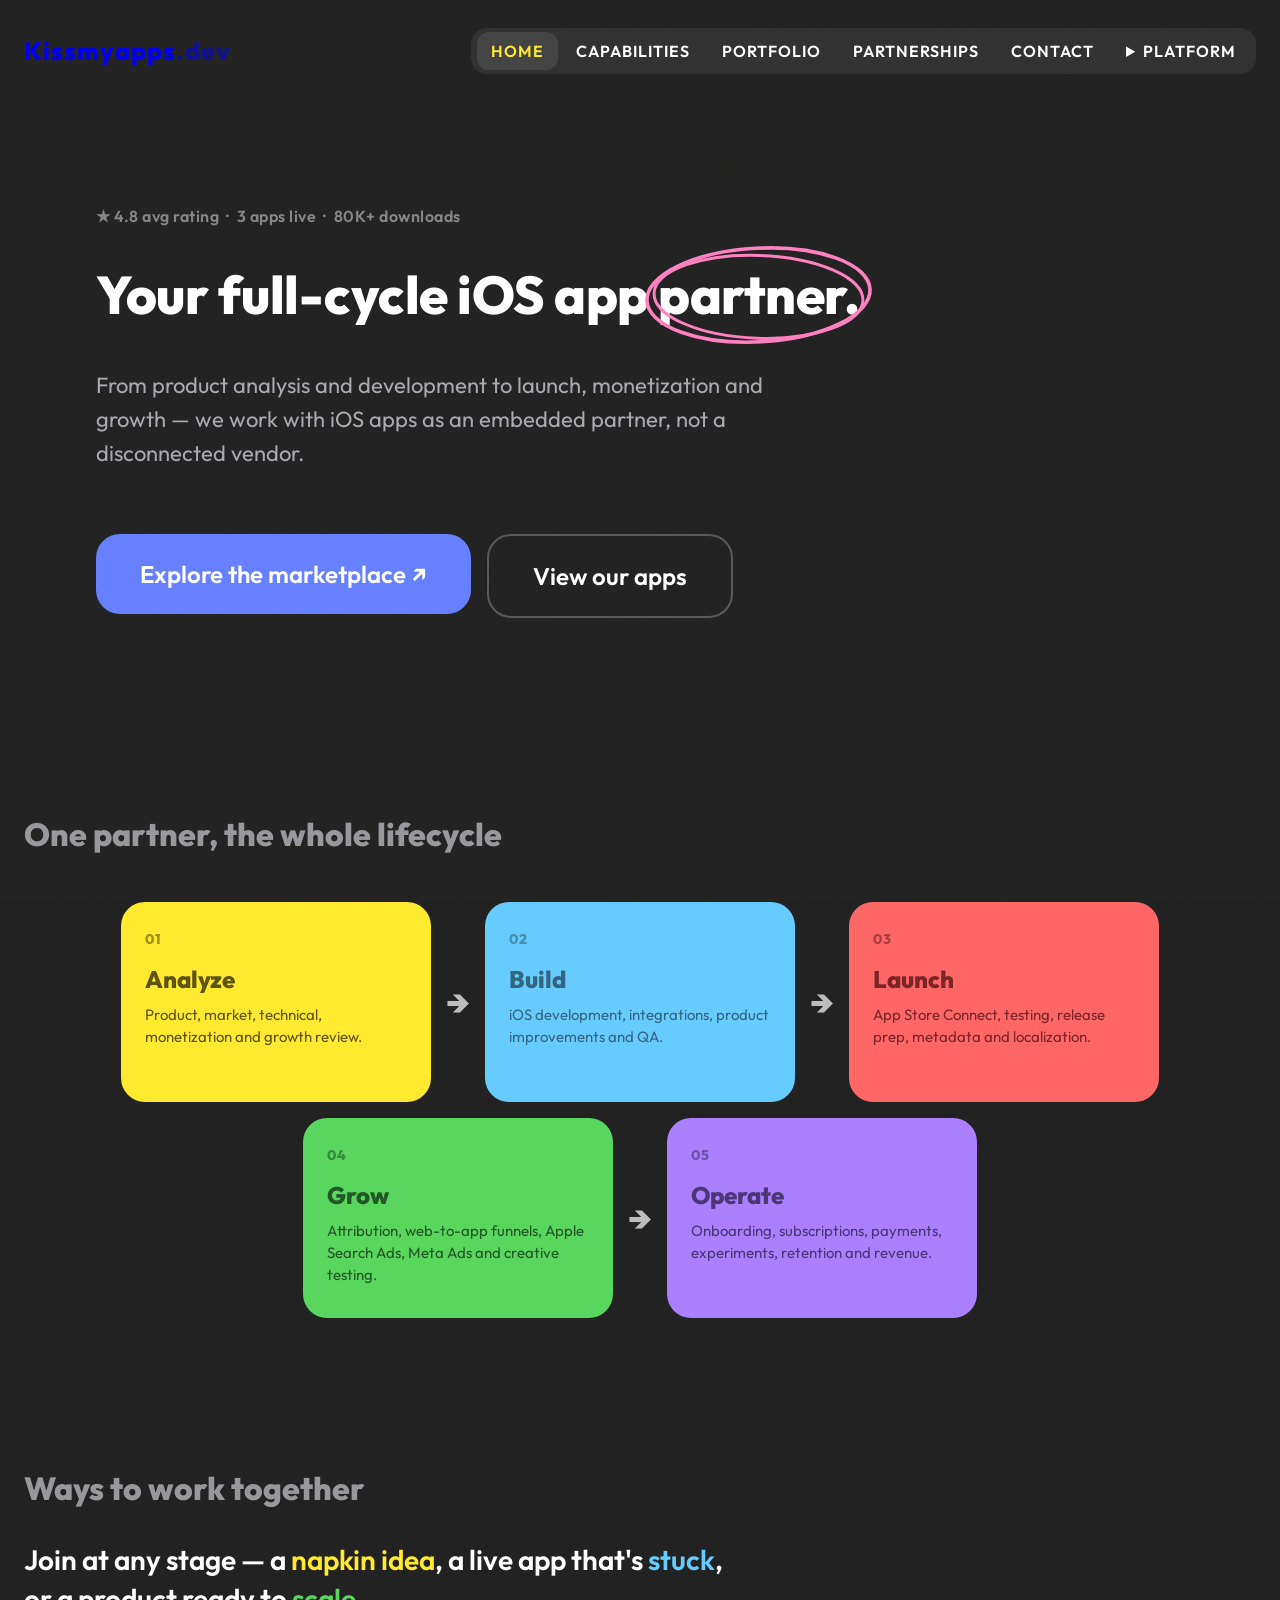
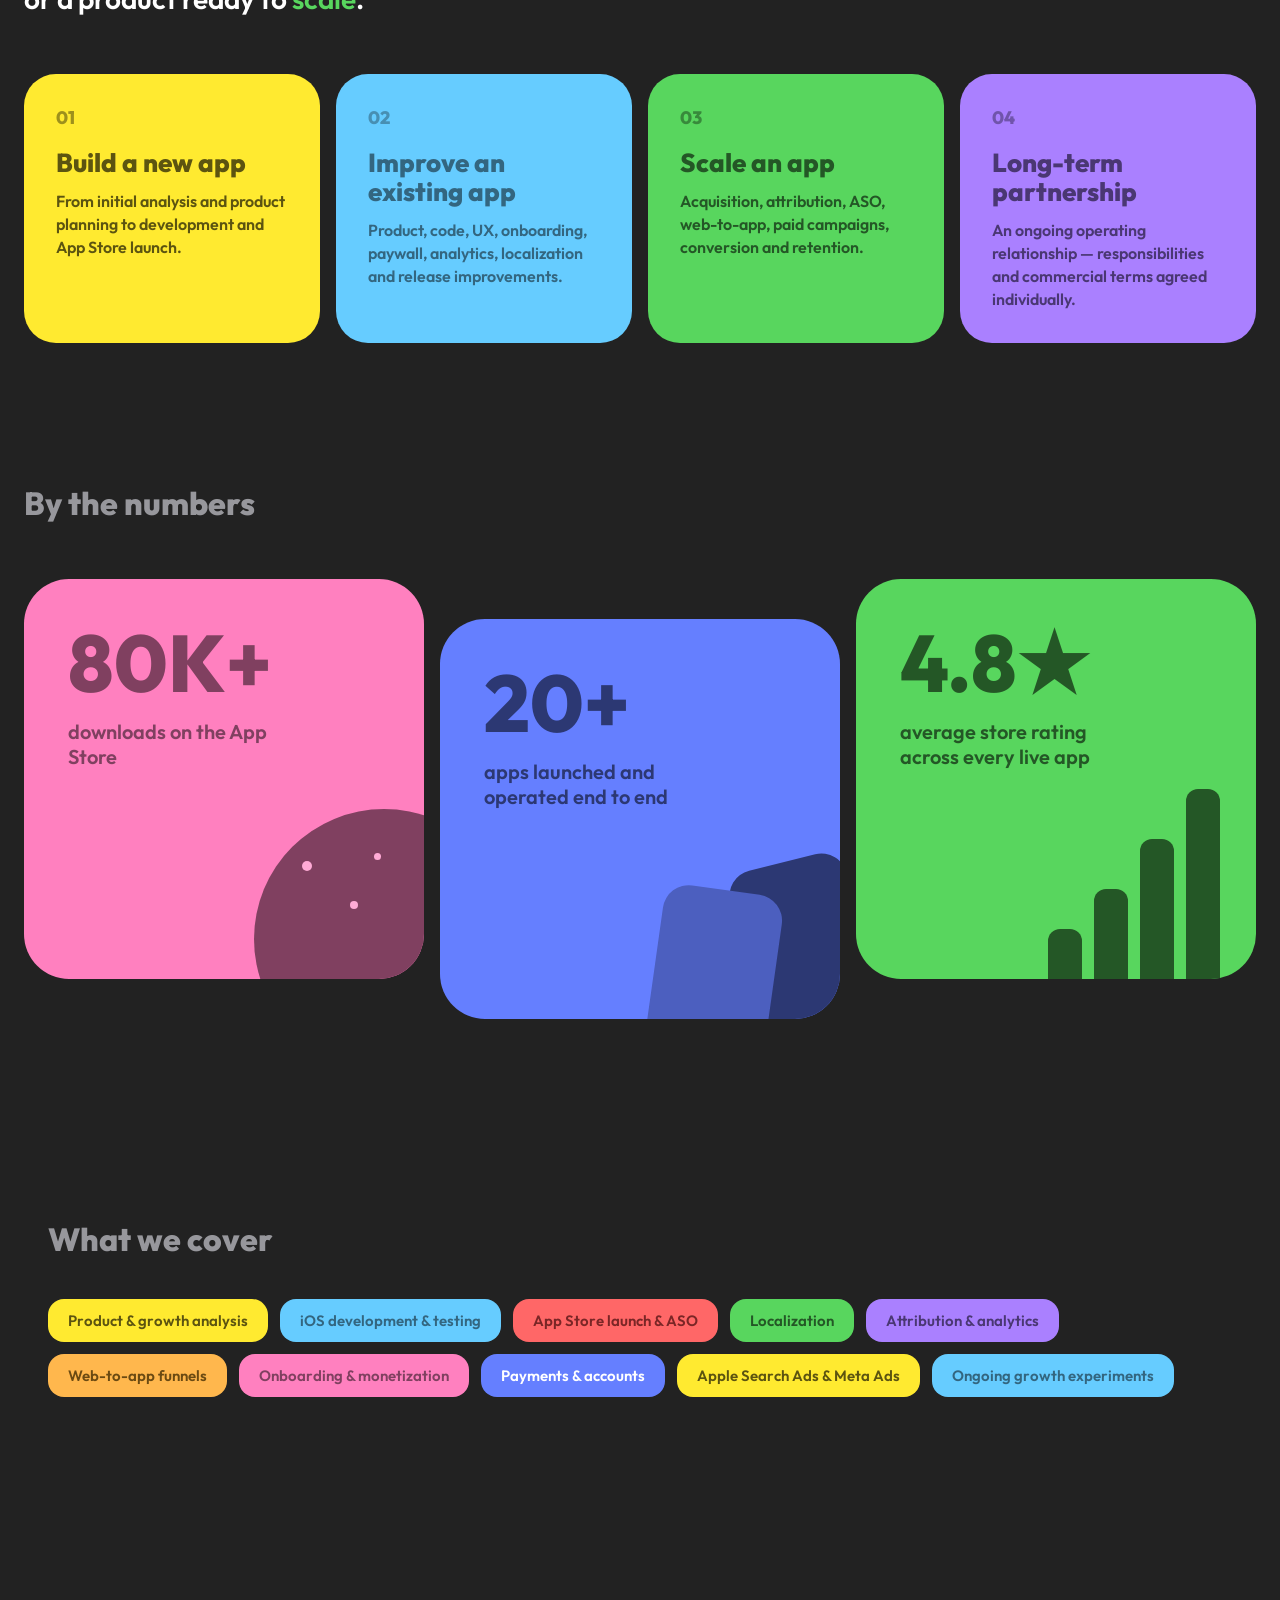
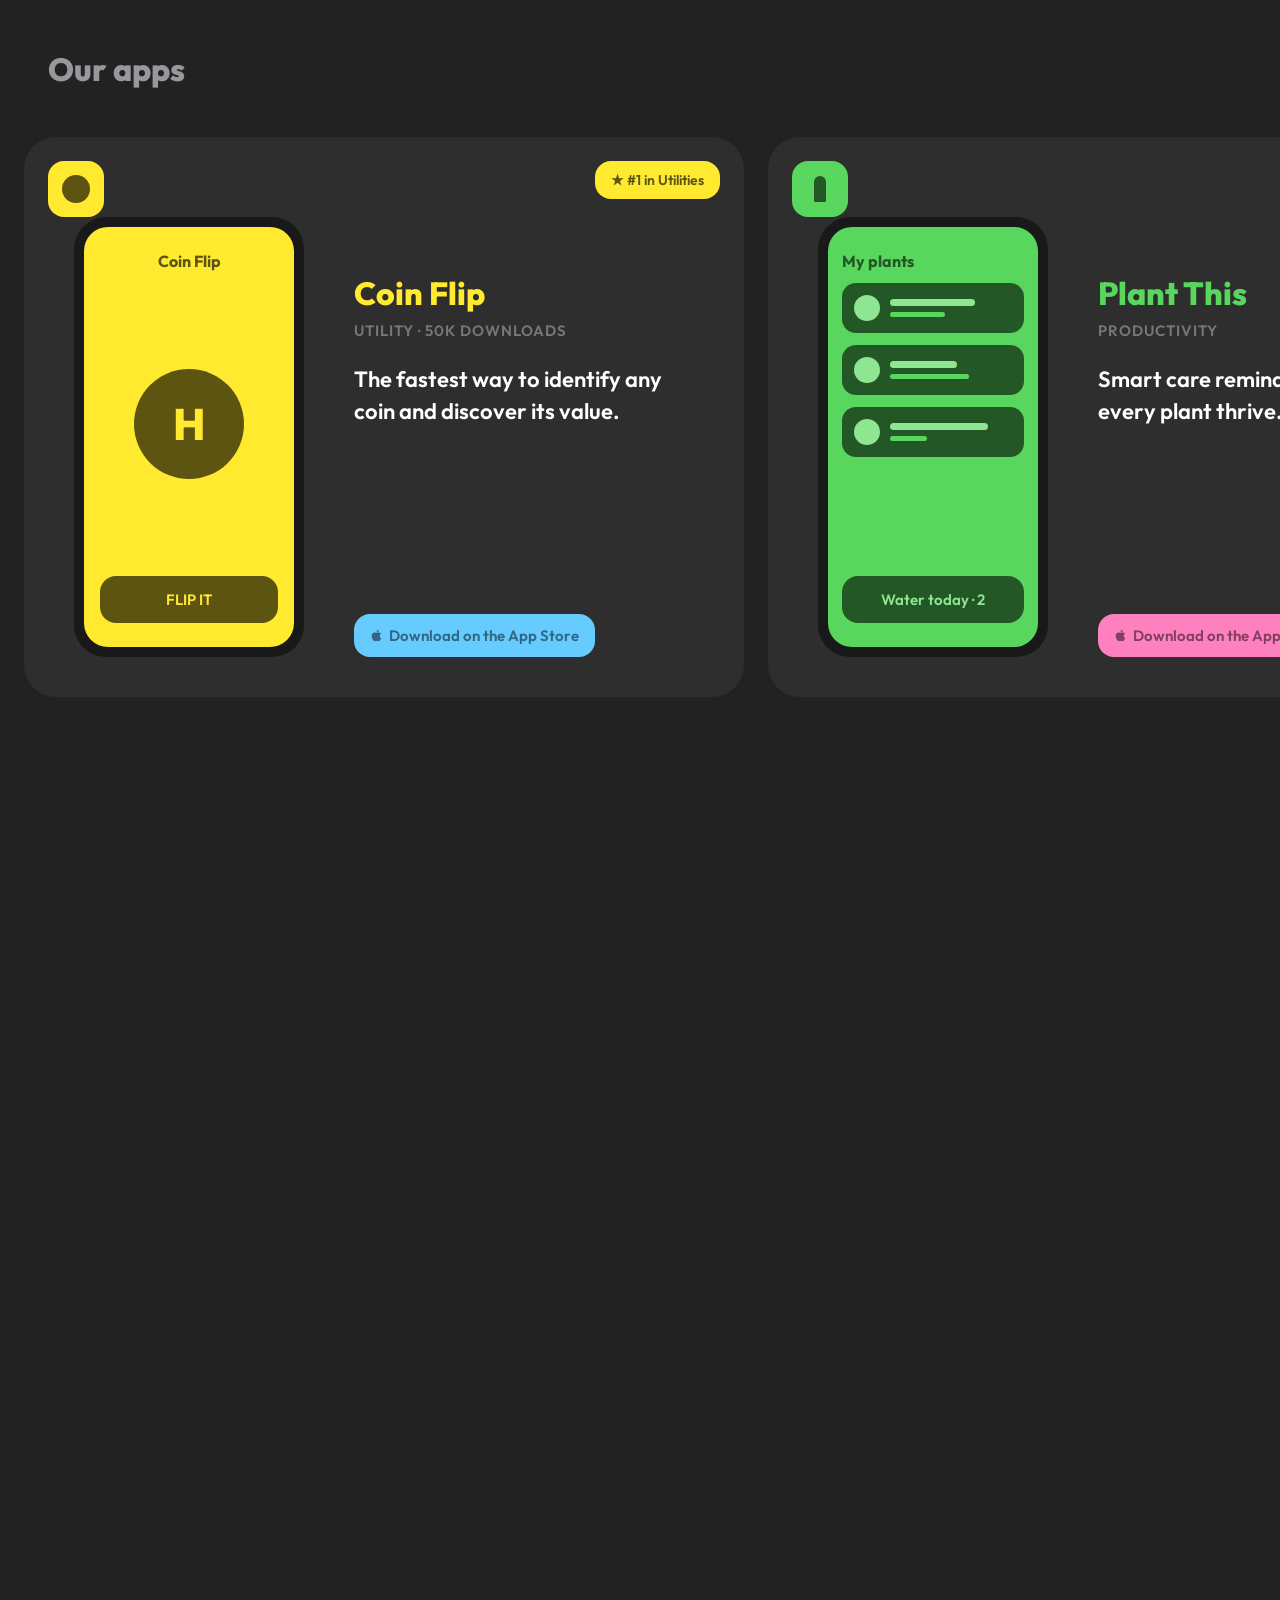
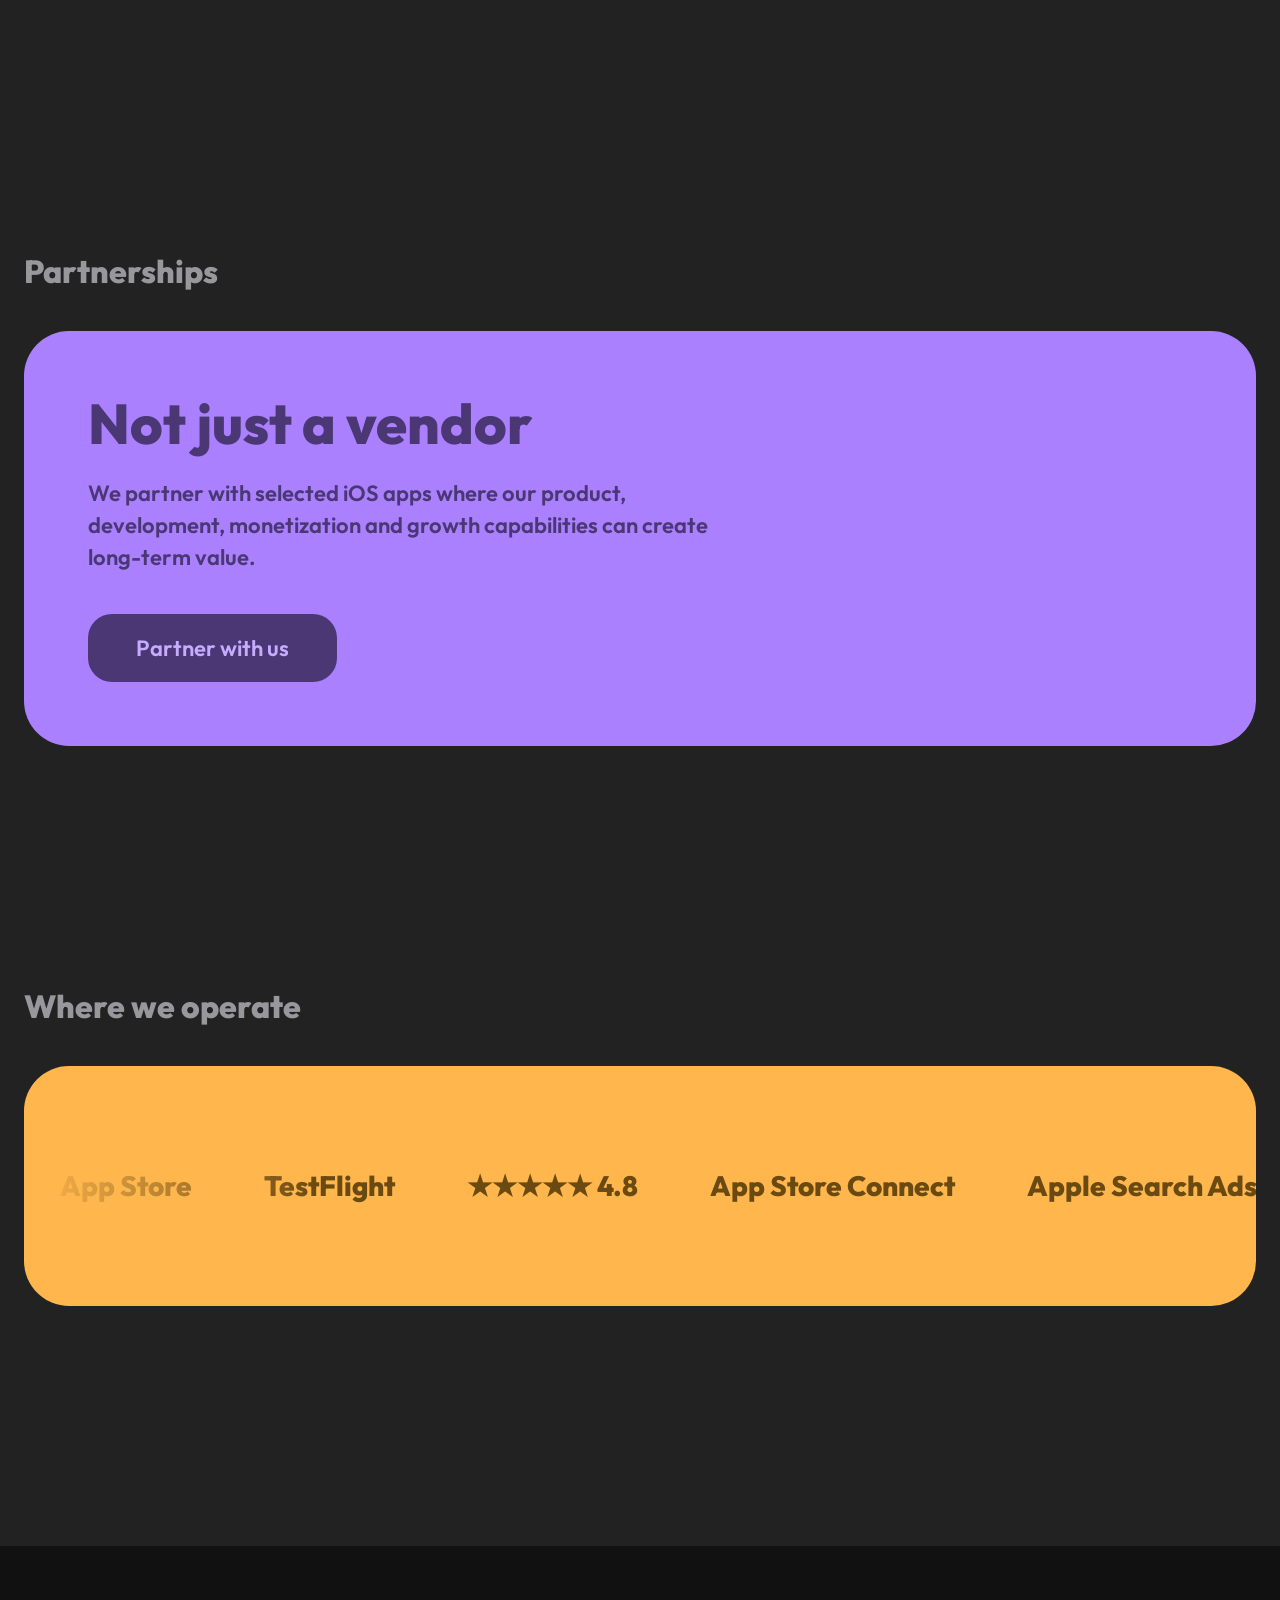
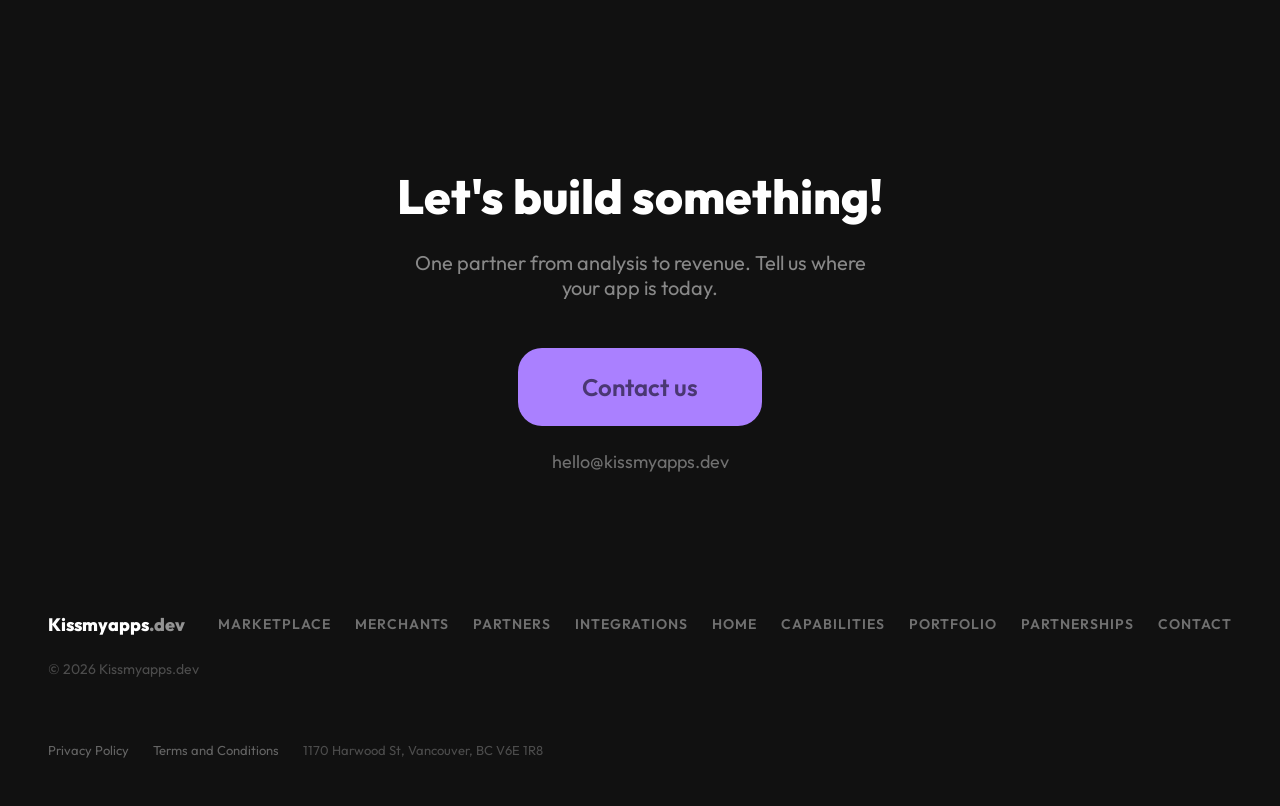
<file: index.html>
<!DOCTYPE html>
<html lang="en">
<head>
  <meta charset="utf-8">
  <meta name="viewport" content="width=device-width, initial-scale=1">
  <title>Kissmyapps.dev — Your Full-Cycle iOS App Partner</title>
  <meta name="description" content="Kissmyapps.dev is a partner-led, full-cycle iOS app agency. Analyze, build, launch, grow and operate — product analysis, iOS development, ASO, Apple Search Ads, Meta Ads, web-to-app funnels and monetization.">
  <link rel="preconnect" href="https://fonts.googleapis.com">
  <link rel="preconnect" href="https://fonts.gstatic.com" crossorigin>
  <link href="https://fonts.googleapis.com/css2?family=Outfit:wght@400;600;700;800&display=swap" rel="stylesheet">
  <link rel="icon" href="favicon.svg" type="image/svg+xml">
  <link rel="icon" type="image/png" sizes="32x32" href="favicon-32.png">
  <link rel="apple-touch-icon" sizes="180x180" href="apple-touch-icon.png">
  <link rel="stylesheet" href="css/styles.css?v=7e999bd85a71">
</head>
<body>

  <div class="grain" aria-hidden="true"></div>

  <!-- NAV -->
  <nav class="nav">
    <div class="nav__inner">
      <a href="/" style="text-decoration: none;"><div class="brand">Kissmyapps<span class="brand__tld">.dev</span></div></a>
      <div class="nav__pill">
        <a href="/" class="nav__link nav__link--home is-current" aria-current="page">Home</a>
        <a href="/capabilities" class="nav__link nav__link--capabilities">Capabilities</a>
        <a href="/portfolio" class="nav__link nav__link--portfolio">Portfolio</a>
        <a href="/partnerships" class="nav__link nav__link--partnerships">Partnerships</a>
        <a href="/contact" class="nav__link nav__link--contact">Contact</a>
        <details class="platform-menu">
          <summary class="nav__link">Platform</summary>
          <div>
            <a href="/marketplace" class="nav__link nav__link--marketplace">Marketplace</a>
            <a href="/merchants" class="nav__link nav__link--merchants">Merchants</a>
            <a href="/partners" class="nav__link nav__link--partners">Partners</a>
            <a href="/integrations" class="nav__link nav__link--integrations">Integrations</a>
          </div>
        </details>
      </div>
      <button class="burger" id="burger" aria-label="Open menu" aria-expanded="false" aria-controls="menu">
        <span></span><span></span><span></span>
      </button>
    </div>
  </nav>

  <!-- MOBILE MENU OVERLAY -->
  <div class="menu" id="menu" role="dialog" aria-modal="true" aria-label="Menu" hidden>
    <div class="menu__head">
      <div class="brand">Kissmyapps<span class="brand__tld">.dev</span></div>
      <button class="menu__close" id="menuClose" aria-label="Close menu">✕</button>
    </div>
    <div class="menu__links">
      <a href="/" class="menu__link menu__link--home" aria-current="page">Home</a>
      <a href="/capabilities" class="menu__link menu__link--capabilities">Capabilities</a>
      <a href="/portfolio" class="menu__link menu__link--portfolio">Portfolio</a>
      <a href="/partnerships" class="menu__link menu__link--partnerships">Partnerships</a>
      <a href="/contact" class="menu__link menu__link--contact">Contact</a>
      <details class="platform-menu">
        <summary class="menu__link">Platform</summary>
        <div>
          <a href="/marketplace" class="menu__link menu__link--marketplace">Marketplace</a>
          <a href="/merchants" class="menu__link menu__link--merchants">Merchants</a>
          <a href="/partners" class="menu__link menu__link--partners">Partners</a>
          <a href="/integrations" class="menu__link menu__link--integrations">Integrations</a>
        </div>
      </details>
    </div>
  </div>

  <!-- HERO -->
  <header class="hero">
    <div class="hero__proof hw" style="--d: 0s">★ 4.8 avg rating&nbsp;&nbsp;·&nbsp;&nbsp;3 apps live&nbsp;&nbsp;·&nbsp;&nbsp;80K+ downloads</div>

    <h1 class="hero__title">
      <span class="hw" style="--d: 0.1s">Your</span>
      <span class="hw" style="--d: 0.2s">full-cycle</span>
      <span class="hw" style="--d: 0.3s">iOS</span>
      <span class="hw" style="--d: 0.4s">app</span>
      <span class="hw hero__daily" style="--d: 0.5s">partner.
        <svg class="doodle doodle--ellipse" viewBox="0 0 140 70" aria-hidden="true">
          <ellipse cx="70" cy="35" rx="62" ry="26" fill="none" stroke="#ff80bf" stroke-linecap="round" transform="rotate(-3 70 35)"></ellipse>
          <ellipse cx="70" cy="36" rx="58" ry="23" fill="none" stroke="#ff80bf" stroke-linecap="round" transform="rotate(2 70 36)"></ellipse>
        </svg>
      </span>
    </h1>

    <p class="hero__sub hw" style="--d: 0.7s">From product analysis and development to launch, monetization and growth — we work with iOS apps as an embedded partner, not a disconnected vendor.</p>

    <div class="hero__actions hw" style="--d: 1s">
      <a href="/marketplace" class="btn btn--hero">Explore the marketplace&nbsp;↗&#xFE0E;</a>
      <a href="/portfolio" class="btn btn--secondary">View our apps</a>
    </div>
  </header>

  <!-- FULL-CYCLE MODEL -->
  <section class="cycle">
    <div class="section-label" data-reveal>One partner, the whole lifecycle</div>
    <div class="cycle__row">

      <div class="cycle__step" data-reveal data-delay="0" style="background: #ffea30; color: #5c5410;">
        <div class="cycle__num">01</div>
        <h3>Analyze</h3>
        <p>Product, market, technical, monetization and growth review.</p>
      </div>
      <div class="cycle__arrow" data-reveal data-delay="100" aria-hidden="true">→</div>

      <div class="cycle__step" data-reveal data-delay="150" style="background: #66ccff; color: #336680;">
        <div class="cycle__num">02</div>
        <h3>Build</h3>
        <p>iOS development, integrations, product improvements and QA.</p>
      </div>
      <div class="cycle__arrow" data-reveal data-delay="250" aria-hidden="true">→</div>

      <div class="cycle__step" data-reveal data-delay="300" style="background: #ff6767; color: #7a2626;">
        <div class="cycle__num">03</div>
        <h3>Launch</h3>
        <p>App Store Connect, testing, release prep, metadata and localization.</p>
      </div>

    </div>
    <div class="cycle__row">

      <div class="cycle__step" data-reveal data-delay="450" style="background: #58d65e; color: #245726;">
        <div class="cycle__num">04</div>
        <h3>Grow</h3>
        <p>Attribution, web-to-app funnels, Apple Search Ads, Meta Ads and creative testing.</p>
      </div>
      <div class="cycle__arrow" data-reveal data-delay="550" aria-hidden="true">→</div>

      <div class="cycle__step" data-reveal data-delay="600" style="background: #aa80ff; color: #4a3773;">
        <div class="cycle__num">05</div>
        <h3>Operate</h3>
        <p>Onboarding, subscriptions, payments, experiments, retention and revenue.</p>
      </div>

    </div>
  </section>

  <!-- WAYS TO WORK TOGETHER -->
  <section class="services">
    <div class="section-label" data-reveal>Ways to work together</div>
    <p class="services__intro" data-reveal data-delay="150">Join at any stage — a <span style="color: #ffea30;">napkin idea</span>, a live app that's <span style="color: #66ccff;">stuck</span>, or a product ready to <span style="color: #58d65e;">scale</span>.</p>
    <div class="services__grid">

      <div class="service" data-reveal data-delay="0" style="background: #ffea30; color: #5c5410;">
        <div class="service__num">01</div>
        <h3>Build a new app</h3>
        <p>From initial analysis and product planning to development and App Store launch.</p>
      </div>

      <div class="service" data-reveal data-delay="100" style="background: #66ccff; color: #336680;">
        <div class="service__num">02</div>
        <h3>Improve an existing app</h3>
        <p>Product, code, UX, onboarding, paywall, analytics, localization and release improvements.</p>
      </div>

      <div class="service" data-reveal data-delay="200" style="background: #58d65e; color: #245726;">
        <div class="service__num">03</div>
        <h3>Scale an app</h3>
        <p>Acquisition, attribution, ASO, web-to-app, paid campaigns, conversion and retention.</p>
      </div>

      <div class="service" data-reveal data-delay="300" style="background: #aa80ff; color: #4a3773;">
        <div class="service__num">04</div>
        <h3>Long-term partnership</h3>
        <p>An ongoing operating relationship — responsibilities and commercial terms agreed individually.</p>
      </div>

    </div>
  </section>

  <!-- STATS -->
  <section class="stats" style="padding-top: 0;">
    <div class="section-label" data-reveal>By the numbers</div>
    <div class="stats__grid">

      <div class="stat stat--pink" data-reveal data-delay="0">
        <div class="stat__num">80K+</div>
        <div class="stat__caption">downloads on the App Store</div>
        <div class="stat__art stat__art--pink" aria-hidden="true">
          <div style="top: 52px; left: 48px; width: 10px; height: 10px;"></div>
          <div style="top: 92px; left: 96px; width: 8px; height: 8px;"></div>
          <div style="top: 44px; left: 120px; width: 7px; height: 7px;"></div>
        </div>
      </div>

      <div class="stat stat--blue" data-reveal data-delay="600">
        <div class="stat__num">20+</div>
        <div class="stat__caption">apps launched and operated end to end</div>
        <div class="stat__art stat__art--blue-a" aria-hidden="true"></div>
        <div class="stat__art stat__art--blue-b" aria-hidden="true"></div>
      </div>

      <div class="stat stat--green" data-reveal data-delay="1200">
        <div class="stat__num">4.8★</div>
        <div class="stat__caption">average store rating across every live app</div>
        <div class="stat__art stat__art--bars" aria-hidden="true">
          <div style="height: 70px;"></div>
          <div style="height: 110px;"></div>
          <div style="height: 160px;"></div>
          <div style="height: 210px;"></div>
        </div>
      </div>

    </div>
  </section>

  <!-- CAPABILITIES PREVIEW -->
  <section class="cap-preview">
    <div class="section-label" data-reveal>What we cover</div>
    <div class="resume__chips" data-reveal data-delay="150">
      <span class="chip-tag" style="background: #ffea30; color: #5c5410;">Product &amp; growth analysis</span>
      <span class="chip-tag" style="background: #66ccff; color: #336680;">iOS development &amp; testing</span>
      <span class="chip-tag" style="background: #ff6767; color: #7a2626;">App Store launch &amp; ASO</span>
      <span class="chip-tag" style="background: #58d65e; color: #245726;">Localization</span>
      <span class="chip-tag" style="background: #aa80ff; color: #4a3773;">Attribution &amp; analytics</span>
      <span class="chip-tag" style="background: #ffb74d; color: #6b4a12;">Web-to-app funnels</span>
      <span class="chip-tag" style="background: #ff80bf; color: #804060;">Onboarding &amp; monetization</span>
      <span class="chip-tag" style="background: #657fff; color: #ffffff;">Payments &amp; accounts</span>
      <span class="chip-tag" style="background: #ffea30; color: #5c5410;">Apple Search Ads &amp; Meta Ads</span>
      <span class="chip-tag" style="background: #66ccff; color: #336680;">Ongoing growth experiments</span>
    </div>
  </section>

  <!-- PORTFOLIO PREVIEW: PINNED HORIZONTAL GALLERY -->
  <section id="work" class="gallery">
    <div class="gallery__wrap" id="gwrap">
      <div class="gallery__sticky" id="gsticky">
        <div class="gallery__head">
          <div class="section-label" data-reveal>Our apps</div>
        </div>
        <div class="gallery__scroll" id="gscroll">
          <div class="gallery__track" id="gtrack">

            <!-- CARD: Coin Flip -->
            <article class="card">
              <div class="card__icon" style="background: #ffea30;" aria-hidden="true">
                <div style="width: 28px; height: 28px; border-radius: 50%; background: #5c5410;"></div>
              </div>
              <div class="card__badge">★ #1 in Utilities</div>
              <div class="card__mock" aria-hidden="true">
                <div class="phone">
                  <div class="phone__screen" style="background: #ffea30;">
                    <div class="app-cf">
                      <div class="app-cf__title">Coin Flip</div>
                      <div class="app-cf__coin">H</div>
                      <div class="app-cf__btn">FLIP IT</div>
                    </div>
                  </div>
                </div>
              </div>
              <div class="card__body">
                <h3 class="card__title" style="color: #ffea30;">Coin Flip</h3>
                <div class="card__meta">Utility · 50K downloads</div>
                <p class="card__blurb">The fastest way to identify any coin and discover its value.</p>
                <div class="card__stores">
                  <a href="https://apps.apple.com/app/coin-flip-scan-id-price-value/id6747362186" target="_blank" rel="noopener noreferrer" class="pill" style="background: #66ccff; color: #336680; --pill-hover: #9ce0ff; text-decoration: none;"><svg viewBox="0 0 384 512" aria-hidden="true"><path d="M318.7 268.7c-.2-36.7 16.4-64.4 50-84.8-18.8-26.9-47.2-41.7-84.7-44.6-35.5-2.8-74.3 20.7-88.5 20.7-15 0-49.4-19.7-76.4-19.7C63.3 141.2 4 184.8 4 273.5q0 39.3 14.4 81.2c12.8 36.7 59 126.7 107.2 125.2 25.2-.6 43-17.9 75.8-17.9 31.8 0 48.3 17.9 76.4 17.9 48.6-.7 90.4-82.5 102.6-119.3-65.2-30.7-61.7-90-61.7-91.9zm-56.6-164.2c27.3-32.4 24.8-61.9 24-72.5-24.1 1.4-52 16.4-67.9 34.9-17.5 19.8-27.8 44.3-25.6 71.9 26.1 2 49.9-11.4 69.5-34.3z"/></svg>Download on the App Store</a>
                </div>
              </div>
            </article>

            <!-- CARD: Plant Radar -->
            <article class="card">
              <div class="card__icon" style="background: #58d65e;" aria-hidden="true">
                <div style="width: 12px; height: 26px; border-radius: 8px 8px 2px 2px; background: #245726;"></div>
              </div>
              <div class="card__badge">★ New Apps We Love</div>
              <div class="card__mock" aria-hidden="true">
                <div class="phone">
                  <div class="phone__screen" style="background: #58d65e;">
                    <div class="app-pr">
                      <div class="app-pr__title">My plants</div>
                      <div class="app-pr__row">
                        <div class="app-pr__dot"></div>
                        <div class="app-pr__lines"><div style="width: 70%;"></div><div style="width: 45%;"></div></div>
                      </div>
                      <div class="app-pr__row">
                        <div class="app-pr__dot"></div>
                        <div class="app-pr__lines"><div style="width: 55%;"></div><div style="width: 65%;"></div></div>
                      </div>
                      <div class="app-pr__row">
                        <div class="app-pr__dot"></div>
                        <div class="app-pr__lines"><div style="width: 80%;"></div><div style="width: 30%;"></div></div>
                      </div>
                      <div class="app-pr__cta">Water today · 2</div>
                    </div>
                  </div>
                </div>
              </div>
              <div class="card__body">
                <h3 class="card__title" style="color: #58d65e;">Plant This</h3>
                <div class="card__meta">Productivity</div>
                <p class="card__blurb">Smart care reminders that help every plant thrive.</p>
                <div class="card__stores">
                  <a href="https://apps.apple.com/app/plant-this-id-leaf-identifier/id6788505989" target="_blank" rel="noopener noreferrer" class="pill" style="background: #ff80bf; color: #804060; --pill-hover: #ffabd6; text-decoration: none;"><svg viewBox="0 0 384 512" aria-hidden="true"><path d="M318.7 268.7c-.2-36.7 16.4-64.4 50-84.8-18.8-26.9-47.2-41.7-84.7-44.6-35.5-2.8-74.3 20.7-88.5 20.7-15 0-49.4-19.7-76.4-19.7C63.3 141.2 4 184.8 4 273.5q0 39.3 14.4 81.2c12.8 36.7 59 126.7 107.2 125.2 25.2-.6 43-17.9 75.8-17.9 31.8 0 48.3 17.9 76.4 17.9 48.6-.7 90.4-82.5 102.6-119.3-65.2-30.7-61.7-90-61.7-91.9zm-56.6-164.2c27.3-32.4 24.8-61.9 24-72.5-24.1 1.4-52 16.4-67.9 34.9-17.5 19.8-27.8 44.3-25.6 71.9 26.1 2 49.9-11.4 69.5-34.3z"/></svg>Download on the App Store</a>
                </div>
              </div>
            </article>

            <!-- CARD: PDF Scanner -->
            <article class="card">
              <div class="card__icon" style="background: #66ccff;" aria-hidden="true">
                <div style="width: 22px; height: 28px; border-radius: 4px; background: #336680;"></div>
              </div>
              <div class="card__badge">★ Featured</div>
              <div class="card__mock" aria-hidden="true">
                <div class="phone">
                  <div class="phone__screen" style="background: #66ccff;">
                    <div class="app-pdf">
                      <div class="app-pdf__title">Scan</div>
                      <div class="app-pdf__paper">
                        <div style="height: 8px; width: 60%; background: #336680;"></div>
                        <div style="width: 90%;"></div>
                        <div style="width: 85%;"></div>
                        <div style="width: 92%;"></div>
                        <div style="width: 70%;"></div>
                        <div style="width: 88%;"></div>
                      </div>
                      <div class="app-pdf__cta">Save as PDF</div>
                    </div>
                  </div>
                </div>
              </div>
              <div class="card__body">
                <h3 class="card__title" style="color: #66ccff;">Scan PDF</h3>
                <div class="card__meta">Utility · 30K downloads</div>
                <p class="card__blurb">Scan, edit and share PDFs straight from your pocket.</p>
                <div class="card__stores">
                  <a href="https://apps.apple.com/app/id6792221523" target="_blank" rel="noopener noreferrer" class="pill" style="background: #657fff; color: #ffffff; --pill-hover: #8b9fff; text-decoration: none;"><svg viewBox="0 0 384 512" aria-hidden="true"><path d="M318.7 268.7c-.2-36.7 16.4-64.4 50-84.8-18.8-26.9-47.2-41.7-84.7-44.6-35.5-2.8-74.3 20.7-88.5 20.7-15 0-49.4-19.7-76.4-19.7C63.3 141.2 4 184.8 4 273.5q0 39.3 14.4 81.2c12.8 36.7 59 126.7 107.2 125.2 25.2-.6 43-17.9 75.8-17.9 31.8 0 48.3 17.9 76.4 17.9 48.6-.7 90.4-82.5 102.6-119.3-65.2-30.7-61.7-90-61.7-91.9zm-56.6-164.2c27.3-32.4 24.8-61.9 24-72.5-24.1 1.4-52 16.4-67.9 34.9-17.5 19.8-27.8 44.3-25.6 71.9 26.1 2 49.9-11.4 69.5-34.3z"/></svg>Download on the App Store</a>
                </div>
              </div>
            </article>

          </div>
        </div>
      </div>
    </div>
  </section>

  <!-- PARTNERSHIP CTA -->
  <section class="partner-cta">
    <div class="section-label" data-reveal>Partnerships</div>
    <div class="cta-card cta-card--violet" data-reveal data-delay="200">
      <div style="flex: 1 1 480px; min-width: 280px;">
        <h2>Not just a vendor</h2>
        <p>We partner with selected iOS apps where our product, development, monetization and growth capabilities can create long-term value.</p>
        <a href="/partnerships" class="btn btn--onviolet">Partner with us</a>
      </div>
    </div>
  </section>

  <!-- PROOF MARQUEE -->
  <section class="proof">
    <div class="section-label" data-reveal>Where we operate</div>
    <div class="proof__card" data-reveal data-delay="200">
      <div class="marquee" aria-hidden="true">
        <div class="marquee__group">
          <span>App Store</span><span>TestFlight</span><span>★★★★★ 4.8</span><span>App Store Connect</span><span>Apple Search Ads</span><span>Meta Ads</span><span>ASO</span><span>Web-to-App</span>
        </div>
        <div class="marquee__group">
          <span>App Store</span><span>TestFlight</span><span>★★★★★ 4.8</span><span>App Store Connect</span><span>Apple Search Ads</span><span>Meta Ads</span><span>ASO</span><span>Web-to-App</span>
        </div>
      </div>
    </div>
  </section>

  <!-- CONTACT + FOOTER BAND -->
  <div class="band">
    <section id="contact" class="contact">
      <h2 data-reveal>Let's build something!</h2>
      <p data-reveal data-delay="200">One partner from analysis to revenue. Tell us where your app is today.</p>
      <div class="contact__cta" data-reveal data-delay="400">
        <a href="/contact" class="btn btn--contact">Contact us</a>
        <span class="contact__email">hello@kissmyapps.dev</span>
      </div>
    </section>

    <footer class="footer">
      <div class="brand brand--footer">Kissmyapps<span class="brand__tld">.dev</span></div>
      <div class="footer__nav">
<a href="/marketplace">Marketplace</a><a href="/merchants">Merchants</a><a href="/partners">Partners</a><a href="/integrations">Integrations</a>
        <a href="/">Home</a>
        <a href="/capabilities">Capabilities</a>
        <a href="/portfolio">Portfolio</a>
        <a href="/partnerships">Partnerships</a>
        <a href="/contact">Contact</a>
      </div>
      <div class="footer__meta">
        <span>© 2026 Kissmyapps.dev</span>
      </div>
    </footer>
    <div class="footer__legal">
      <a href="/privacy">Privacy Policy</a>
      <a href="/terms">Terms and Conditions</a>
      <span>1170 Harwood St, Vancouver, BC V6E 1R8</span>
    </div>
  </div>

  <script src="js/main.js?v=9228de6e2438"></script>
</body>
</html>
</file>
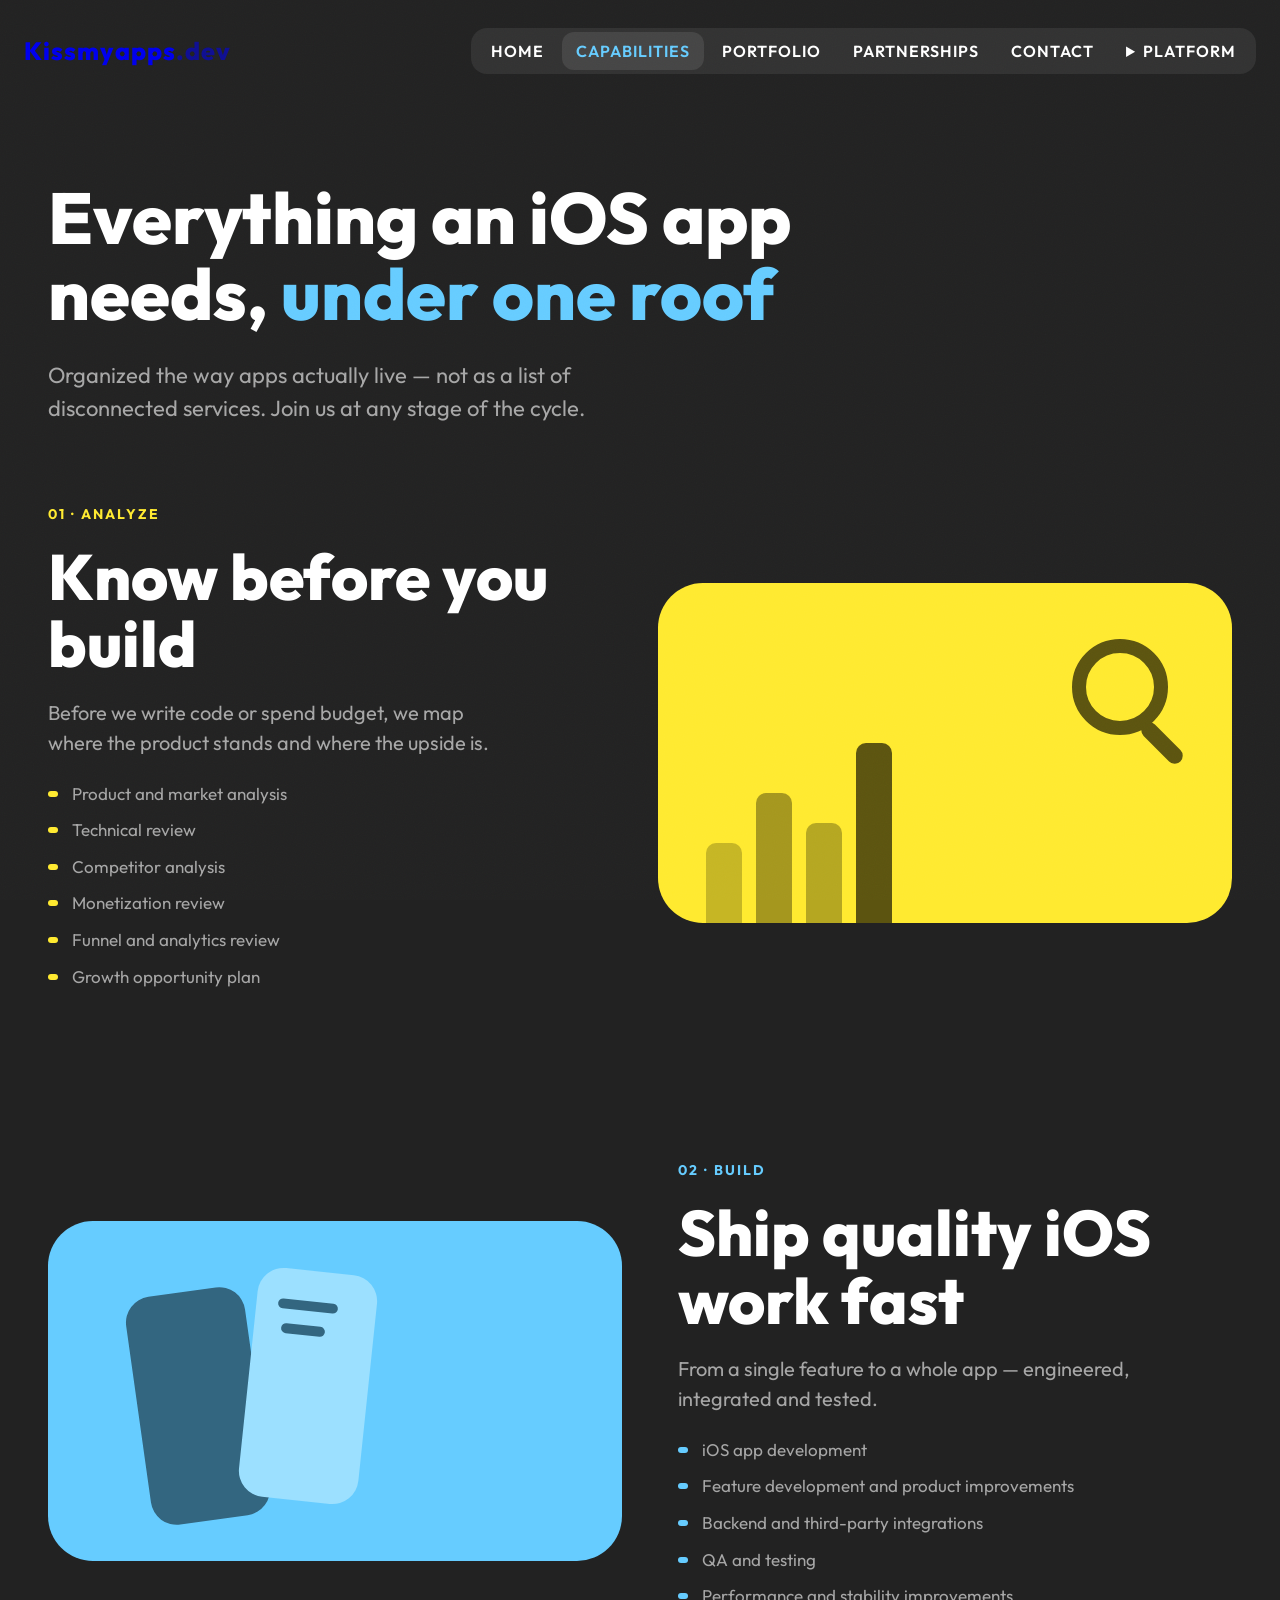
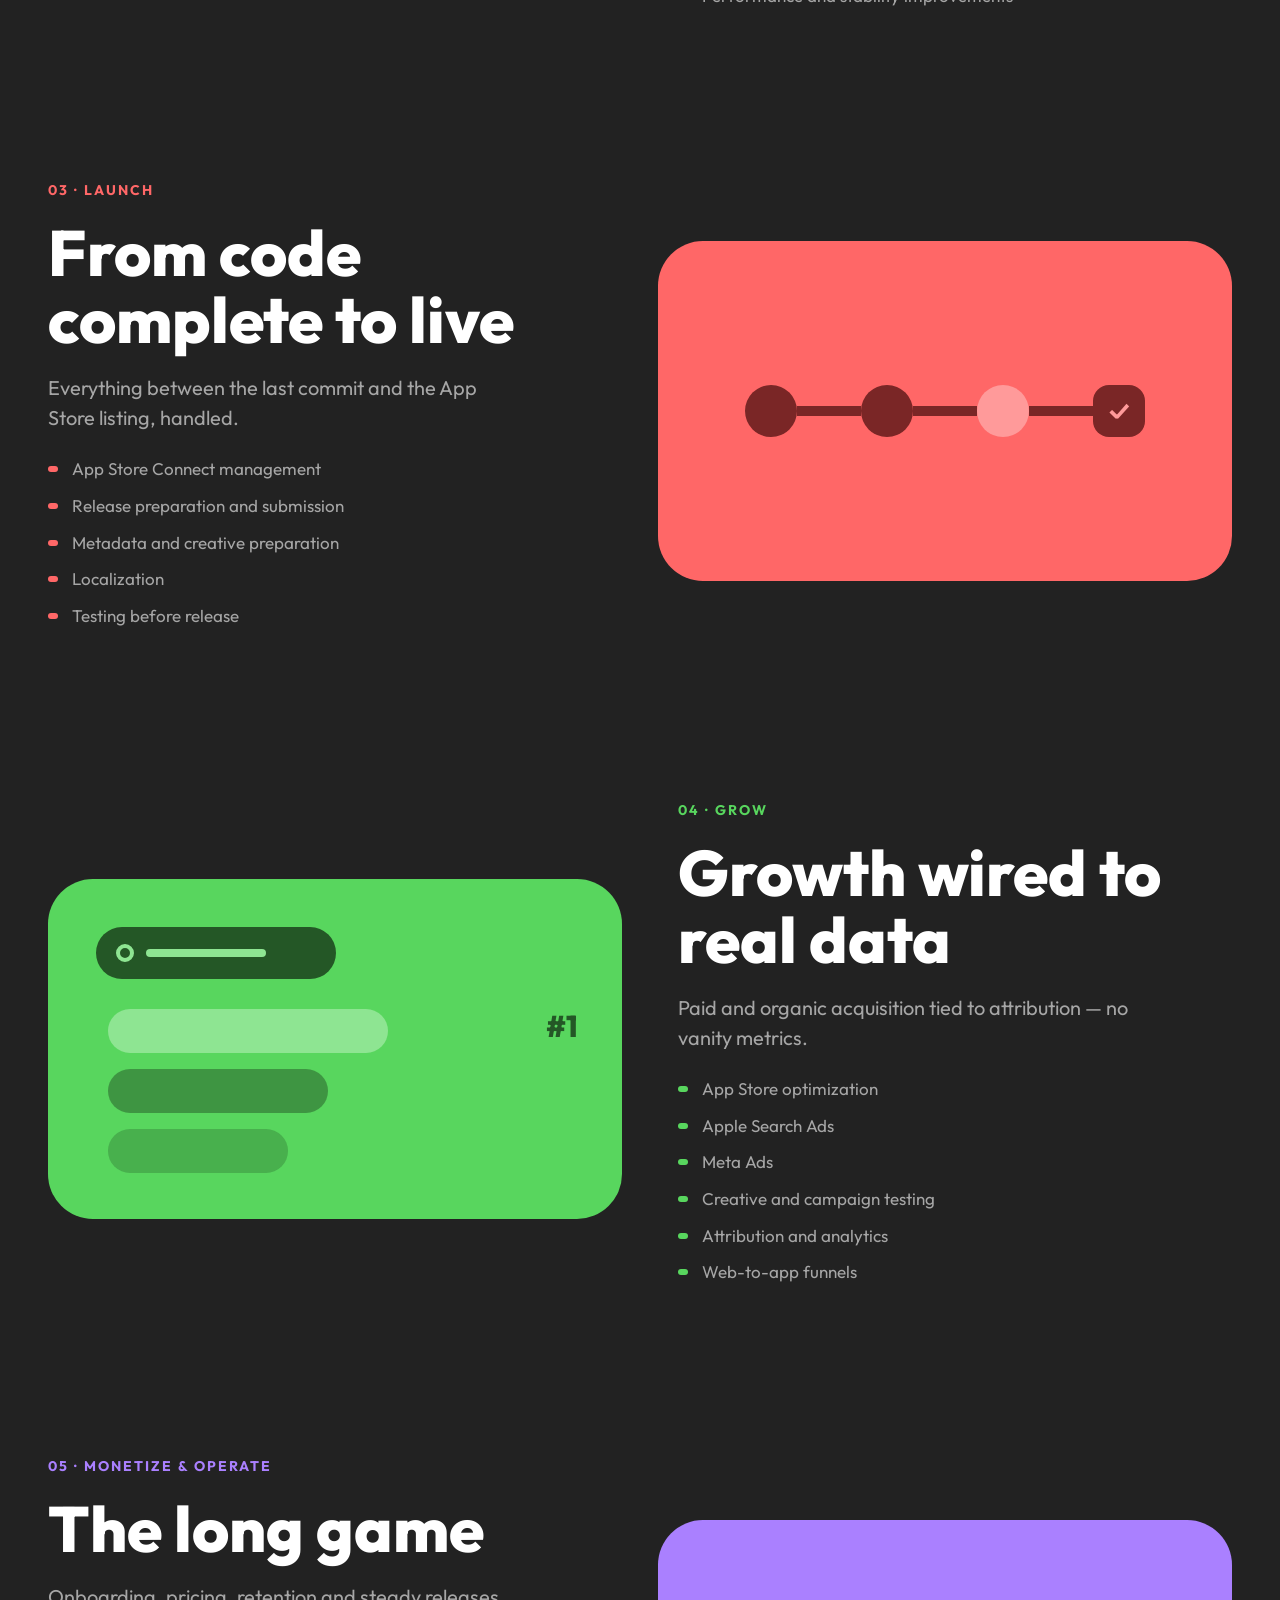
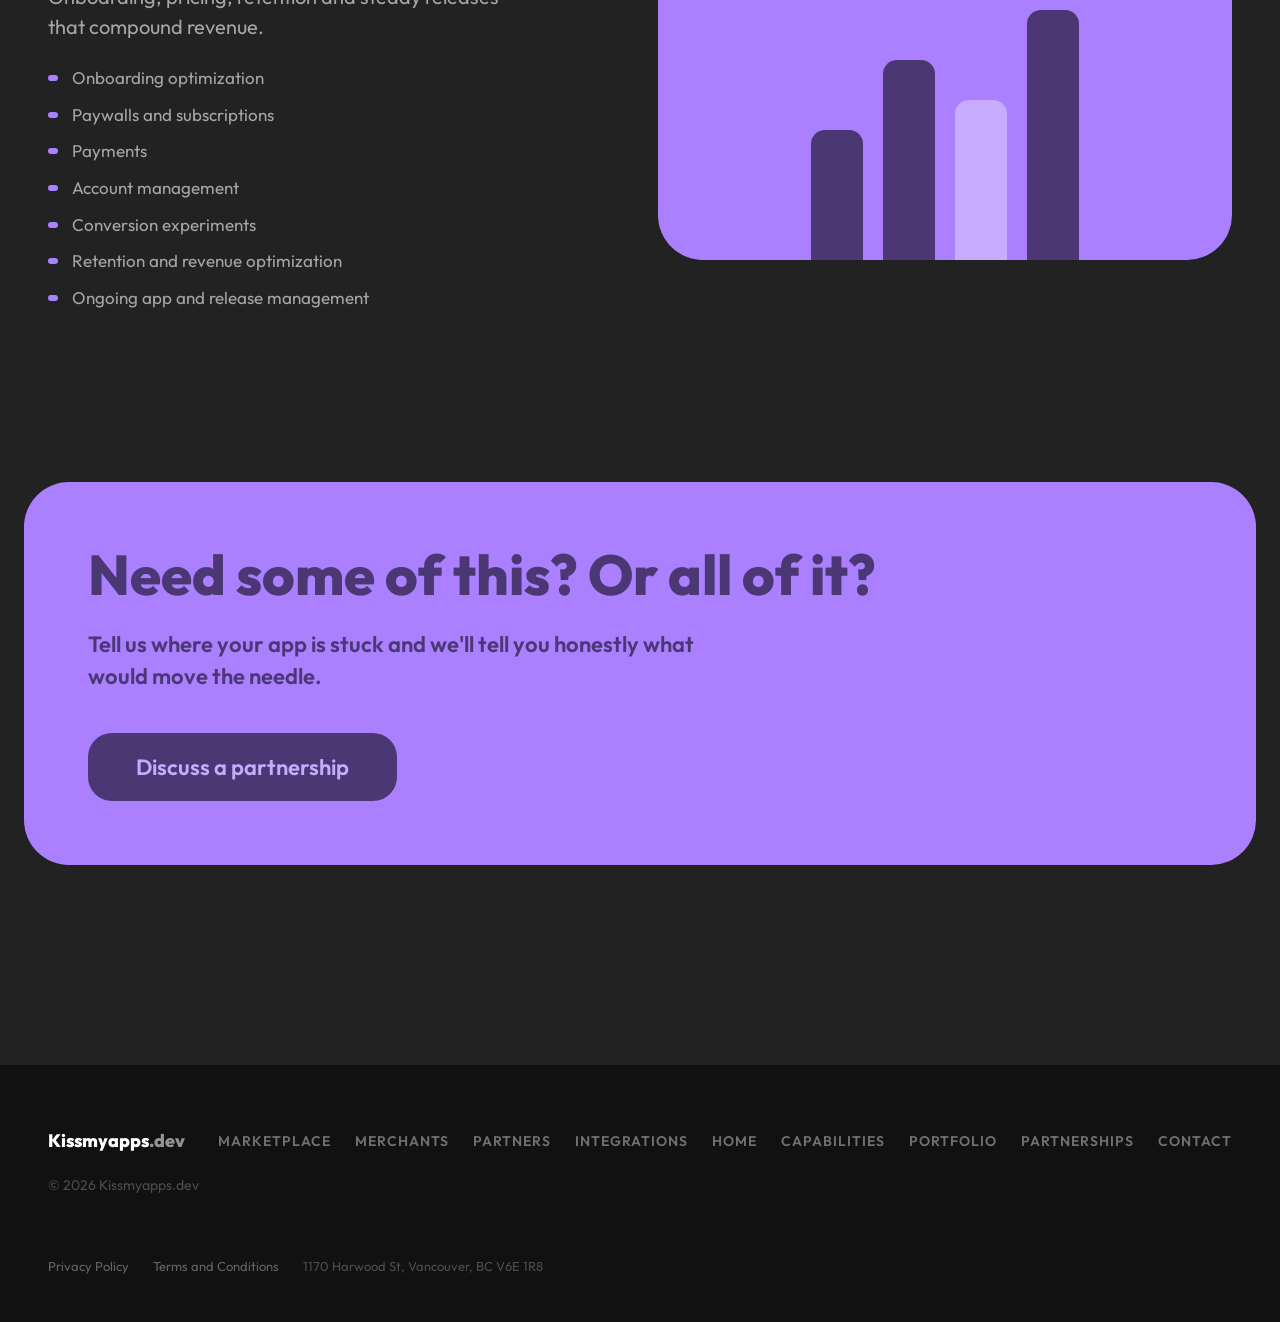
<file: capabilities.html>
<!DOCTYPE html>
<html lang="en">
<head>
  <meta charset="utf-8">
  <meta name="viewport" content="width=device-width, initial-scale=1">
  <title>Capabilities — Kissmyapps.dev</title>
  <meta name="description" content="Everything Kissmyapps.dev covers across the app lifecycle: analysis, iOS development, App Store launch, ASO, Apple Search Ads, Meta Ads, web-to-app funnels, monetization and operations.">
  <link rel="preconnect" href="https://fonts.googleapis.com">
  <link rel="preconnect" href="https://fonts.gstatic.com" crossorigin>
  <link href="https://fonts.googleapis.com/css2?family=Outfit:wght@400;600;700;800&display=swap" rel="stylesheet">
  <link rel="icon" href="favicon.svg" type="image/svg+xml">
  <link rel="icon" type="image/png" sizes="32x32" href="favicon-32.png">
  <link rel="apple-touch-icon" sizes="180x180" href="apple-touch-icon.png">
  <link rel="stylesheet" href="css/styles.css?v=7e999bd85a71">
</head>
<body>

  <div class="grain" aria-hidden="true"></div>

  <!-- NAV -->
  <nav class="nav">
    <div class="nav__inner">
      <a href="/" style="text-decoration: none;"><div class="brand">Kissmyapps<span class="brand__tld">.dev</span></div></a>
      <div class="nav__pill">
        <a href="/" class="nav__link nav__link--home">Home</a>
        <a href="/capabilities" class="nav__link nav__link--capabilities is-current" aria-current="page">Capabilities</a>
        <a href="/portfolio" class="nav__link nav__link--portfolio">Portfolio</a>
        <a href="/partnerships" class="nav__link nav__link--partnerships">Partnerships</a>
        <a href="/contact" class="nav__link nav__link--contact">Contact</a>
        <details class="platform-menu">
          <summary class="nav__link">Platform</summary>
          <div>
            <a href="/marketplace" class="nav__link nav__link--marketplace">Marketplace</a>
            <a href="/merchants" class="nav__link nav__link--merchants">Merchants</a>
            <a href="/partners" class="nav__link nav__link--partners">Partners</a>
            <a href="/integrations" class="nav__link nav__link--integrations">Integrations</a>
          </div>
        </details>
      </div>
      <button class="burger" id="burger" aria-label="Open menu" aria-expanded="false" aria-controls="menu">
        <span></span><span></span><span></span>
      </button>
    </div>
  </nav>

  <!-- MOBILE MENU OVERLAY -->
  <div class="menu" id="menu" role="dialog" aria-modal="true" aria-label="Menu" hidden>
    <div class="menu__head">
      <div class="brand">Kissmyapps<span class="brand__tld">.dev</span></div>
      <button class="menu__close" id="menuClose" aria-label="Close menu">✕</button>
    </div>
    <div class="menu__links">
      <a href="/" class="menu__link menu__link--home">Home</a>
      <a href="/capabilities" class="menu__link menu__link--capabilities" aria-current="page">Capabilities</a>
      <a href="/portfolio" class="menu__link menu__link--portfolio">Portfolio</a>
      <a href="/partnerships" class="menu__link menu__link--partnerships">Partnerships</a>
      <a href="/contact" class="menu__link menu__link--contact">Contact</a>
      <details class="platform-menu">
        <summary class="menu__link">Platform</summary>
        <div>
          <a href="/marketplace" class="menu__link menu__link--marketplace">Marketplace</a>
          <a href="/merchants" class="menu__link menu__link--merchants">Merchants</a>
          <a href="/partners" class="menu__link menu__link--partners">Partners</a>
          <a href="/integrations" class="menu__link menu__link--integrations">Integrations</a>
        </div>
      </details>
    </div>
  </div>

  <!-- PAGE HEAD -->
  <header class="page-head">
    <h1>Everything an iOS app needs, <span style="color: #66ccff;">under one roof</span></h1>
    <p>Organized the way apps actually live — not as a list of disconnected services. Join us at any stage of the cycle.</p>
  </header>

  <!-- LIFECYCLE GROUPS -->
  <section class="page-section">
    <div class="stack__rows">

      <!-- ANALYZE -->
      <div class="row" data-reveal style="--row-accent: #ffea30;">
        <div class="row__text">
          <div class="eyebrow" style="color: #ffea30;">01 · Analyze</div>
          <h2>Know before you build</h2>
          <p>Before we write code or spend budget, we map where the product stands and where the upside is.</p>
          <ul class="row__list">
            <li>Product and market analysis</li>
            <li>Technical review</li>
            <li>Competitor analysis</li>
            <li>Monetization review</li>
            <li>Funnel and analytics review</li>
            <li>Growth opportunity plan</li>
          </ul>
        </div>
        <div class="row__visual" style="background: #ffea30;" aria-hidden="true">
          <div style="position: absolute; left: 48px; bottom: 0; display: flex; align-items: flex-end; gap: 14px;">
            <div style="width: 36px; height: 80px; border-radius: 10px 10px 0 0; background: #5c5410; opacity: 0.35;"></div>
            <div style="width: 36px; height: 130px; border-radius: 10px 10px 0 0; background: #5c5410; opacity: 0.55;"></div>
            <div style="width: 36px; height: 100px; border-radius: 10px 10px 0 0; background: #5c5410; opacity: 0.45;"></div>
            <div style="width: 36px; height: 180px; border-radius: 10px 10px 0 0; background: #5c5410;"></div>
          </div>
          <div style="position: absolute; right: 64px; top: 56px; width: 96px; height: 96px; border-radius: 50%; border: 14px solid #5c5410; box-sizing: border-box;"></div>
          <div style="position: absolute; right: 44px; top: 152px; width: 52px; height: 16px; border-radius: 8px; background: #5c5410; transform: rotate(45deg);"></div>
        </div>
      </div>

      <!-- BUILD -->
      <div class="row row--reverse" data-reveal style="--row-accent: #66ccff;">
        <div class="row__text">
          <div class="eyebrow" style="color: #66ccff;">02 · Build</div>
          <h2>Ship quality iOS work fast</h2>
          <p>From a single feature to a whole app — engineered, integrated and tested.</p>
          <ul class="row__list">
            <li>iOS app development</li>
            <li>Feature development and product improvements</li>
            <li>Backend and third-party integrations</li>
            <li>QA and testing</li>
            <li>Performance and stability improvements</li>
          </ul>
        </div>
        <div class="row__visual row__visual--build" style="background: #66ccff;" aria-hidden="true">
          <div class="row__stage">
            <div style="position: absolute; left: 90px; top: 70px; width: 120px; height: 230px; border-radius: 26px; background: #336680; transform: rotate(-8deg);"></div>
            <div style="position: absolute; left: 200px; top: 50px; width: 120px; height: 230px; border-radius: 26px; background: #9ce0ff; transform: rotate(6deg);"></div>
            <div style="position: absolute; left: 230px; top: 80px; width: 60px; height: 10px; border-radius: 6px; background: #336680; transform: rotate(6deg);"></div>
            <div style="position: absolute; left: 233px; top: 104px; width: 44px; height: 10px; border-radius: 6px; background: #336680; transform: rotate(6deg);"></div>
          </div>
        </div>
      </div>

      <!-- LAUNCH -->
      <div class="row" data-reveal style="--row-accent: #ff6767;">
        <div class="row__text">
          <div class="eyebrow" style="color: #ff6767;">03 · Launch</div>
          <h2>From code complete to live</h2>
          <p>Everything between the last commit and the App Store listing, handled.</p>
          <ul class="row__list">
            <li>App Store Connect management</li>
            <li>Release preparation and submission</li>
            <li>Metadata and creative preparation</li>
            <li>Localization</li>
            <li>Testing before release</li>
          </ul>
        </div>
        <div class="row__visual row__visual--pipeline" style="background: #ff6767;" aria-hidden="true">
          <div class="pipe__node"></div>
          <div class="pipe__link"></div>
          <div class="pipe__node"></div>
          <div class="pipe__link"></div>
          <div class="pipe__node pipe__node--live"></div>
          <div class="pipe__link"></div>
          <div class="pipe__check">✓</div>
        </div>
      </div>

      <!-- GROW -->
      <div class="row row--reverse" data-reveal style="--row-accent: #58d65e;">
        <div class="row__text">
          <div class="eyebrow" style="color: #58d65e;">04 · Grow</div>
          <h2>Growth wired to real data</h2>
          <p>Paid and organic acquisition tied to attribution — no vanity metrics.</p>
          <ul class="row__list">
            <li>App Store optimization</li>
            <li>Apple Search Ads</li>
            <li>Meta Ads</li>
            <li>Creative and campaign testing</li>
            <li>Attribution and analytics</li>
            <li>Web-to-app funnels</li>
          </ul>
        </div>
        <div class="row__visual" style="background: #58d65e;" aria-hidden="true">
          <div style="position: absolute; left: 48px; top: 48px; width: 240px; height: 52px; border-radius: 26px; background: #245726; display: flex; align-items: center; padding: 0 20px; box-sizing: border-box; gap: 12px;">
            <div style="width: 18px; height: 18px; border-radius: 50%; border: 4px solid #8ee592; box-sizing: border-box;"></div>
            <div style="width: 120px; height: 8px; border-radius: 4px; background: #8ee592;"></div>
          </div>
          <div style="position: absolute; left: 60px; top: 130px; width: 280px; height: 44px; border-radius: 22px; background: #8ee592;"></div>
          <div style="position: absolute; left: 60px; top: 190px; width: 220px; height: 44px; border-radius: 22px; background: #245726; opacity: 0.5;"></div>
          <div style="position: absolute; left: 60px; top: 250px; width: 180px; height: 44px; border-radius: 22px; background: #245726; opacity: 0.3;"></div>
          <div style="position: absolute; right: 44px; top: 128px; font-size: 30px; font-weight: 800; color: #245726;">#1</div>
        </div>
      </div>

      <!-- MONETIZE & OPERATE -->
      <div class="row" data-reveal style="--row-accent: #aa80ff;">
        <div class="row__text">
          <div class="eyebrow" style="color: #aa80ff;">05 · Monetize &amp; Operate</div>
          <h2>The long game</h2>
          <p>Onboarding, pricing, retention and steady releases that compound revenue.</p>
          <ul class="row__list">
            <li>Onboarding optimization</li>
            <li>Paywalls and subscriptions</li>
            <li>Payments</li>
            <li>Account management</li>
            <li>Conversion experiments</li>
            <li>Retention and revenue optimization</li>
            <li>Ongoing app and release management</li>
          </ul>
        </div>
        <div class="row__visual row__visual--bars" style="background: #aa80ff;" aria-hidden="true">
          <div style="height: 130px; background: #4a3773; animation-delay: 0s;"></div>
          <div style="height: 200px; background: #4a3773; animation-delay: 0.4s;"></div>
          <div style="height: 160px; background: #c6abff; animation-delay: 0.8s;"></div>
          <div style="height: 250px; background: #4a3773; animation-delay: 1.2s;"></div>
        </div>
      </div>

    </div>
  </section>

  <!-- CLOSING CTA -->
  <section class="partner-cta">
    <div class="cta-card cta-card--violet" data-reveal>
      <div style="flex: 1 1 480px; min-width: 280px;">
        <h2>Need some of this? Or all of it?</h2>
        <p>Tell us where your app is stuck and we'll tell you honestly what would move the needle.</p>
        <a href="/partnerships" class="btn btn--onviolet">Discuss a partnership</a>
      </div>
    </div>
  </section>

  <!-- FOOTER -->
  <div class="band">
    <footer class="footer" style="padding-top: 64px;">
      <div class="brand brand--footer">Kissmyapps<span class="brand__tld">.dev</span></div>
      <div class="footer__nav">
<a href="/marketplace">Marketplace</a><a href="/merchants">Merchants</a><a href="/partners">Partners</a><a href="/integrations">Integrations</a>
        <a href="/">Home</a>
        <a href="/capabilities">Capabilities</a>
        <a href="/portfolio">Portfolio</a>
        <a href="/partnerships">Partnerships</a>
        <a href="/contact">Contact</a>
      </div>
      <div class="footer__meta">
        <span>© 2026 Kissmyapps.dev</span>
      </div>
    </footer>
    <div class="footer__legal">
      <a href="/privacy">Privacy Policy</a>
      <a href="/terms">Terms and Conditions</a>
      <span>1170 Harwood St, Vancouver, BC V6E 1R8</span>
    </div>
  </div>

  <script src="js/main.js?v=9228de6e2438"></script>
</body>
</html>
</file>
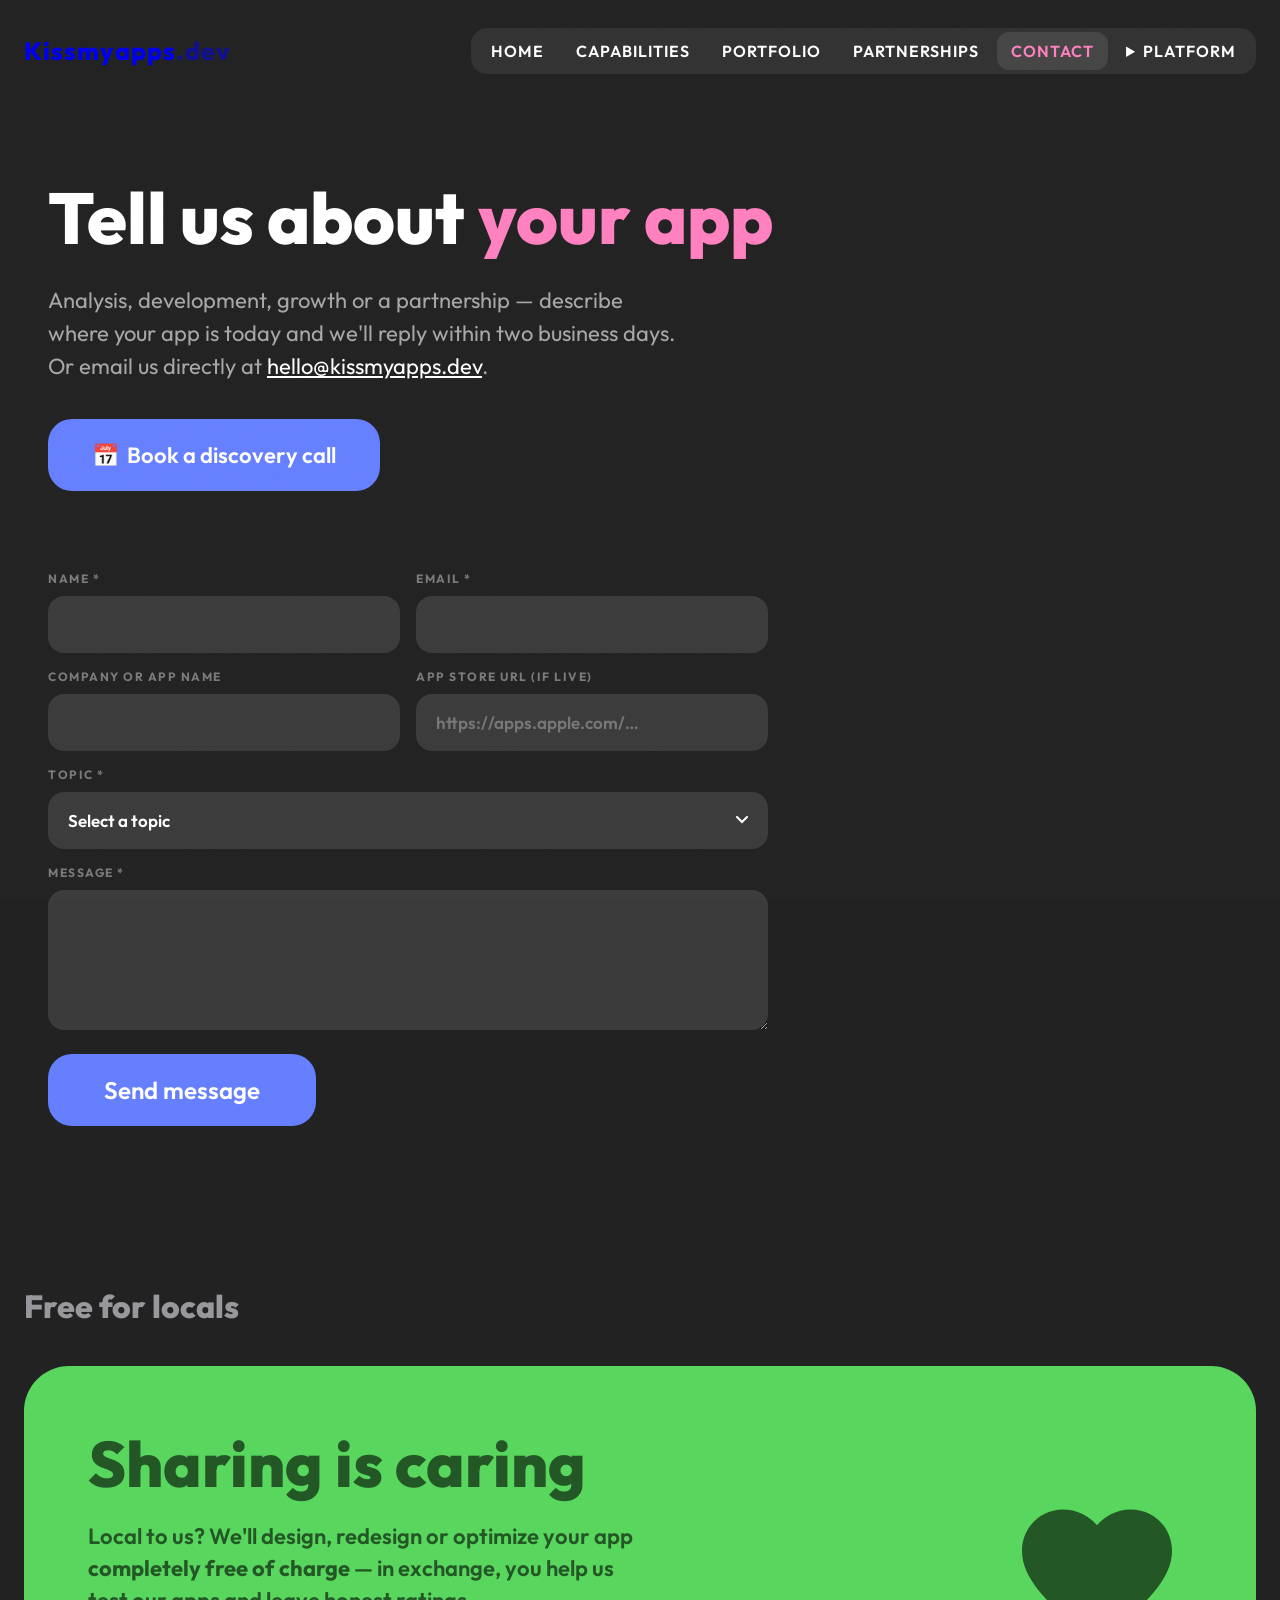
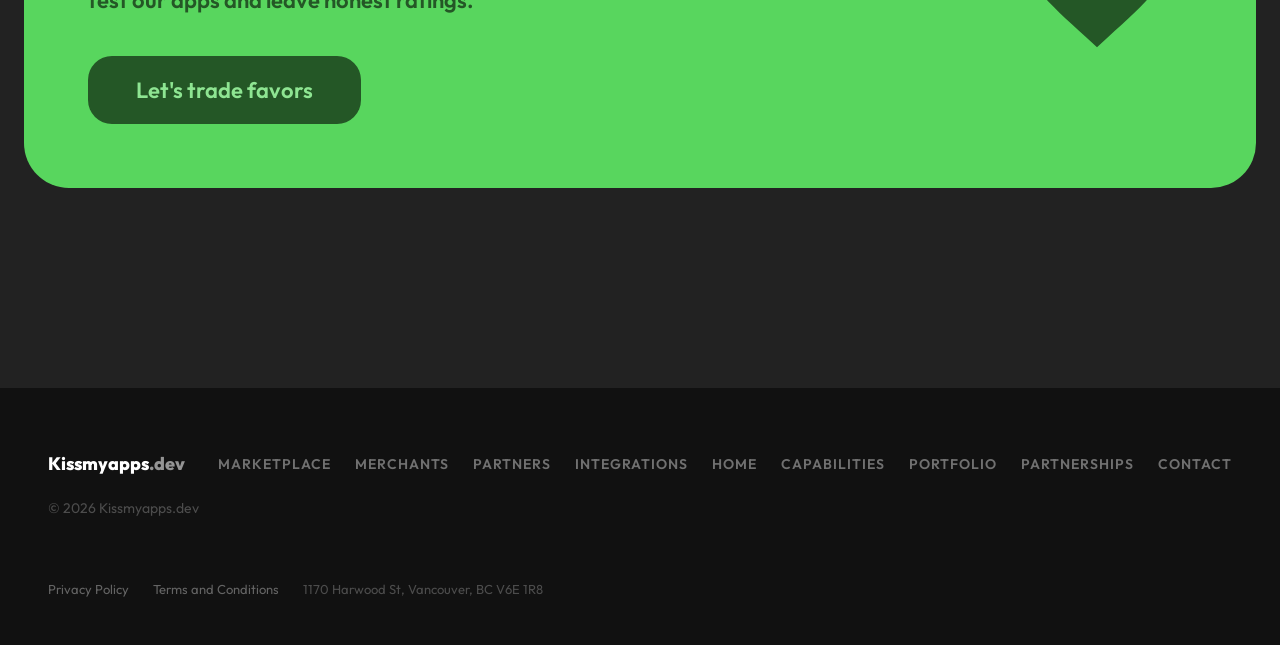
<file: contact.html>
<!DOCTYPE html>
<html lang="en">
<head>
  <meta charset="utf-8">
  <meta name="viewport" content="width=device-width, initial-scale=1">
  <title>Contact — Kissmyapps.dev</title>
  <meta name="description" content="Contact Kissmyapps.dev — analysis, development, growth or partnership for your iOS app.">
  <link rel="preconnect" href="https://fonts.googleapis.com">
  <link rel="preconnect" href="https://fonts.gstatic.com" crossorigin>
  <link href="https://fonts.googleapis.com/css2?family=Outfit:wght@400;600;700;800&display=swap" rel="stylesheet">
  <link rel="icon" href="favicon.svg" type="image/svg+xml">
  <link rel="icon" type="image/png" sizes="32x32" href="favicon-32.png">
  <link rel="apple-touch-icon" sizes="180x180" href="apple-touch-icon.png">
  <link rel="stylesheet" href="css/styles.css?v=7e999bd85a71">
  <link href="https://assets.calendly.com/assets/external/widget.css" rel="stylesheet">
</head>
<body>

  <div class="grain" aria-hidden="true"></div>

  <!-- NAV -->
  <nav class="nav">
    <div class="nav__inner">
      <a href="/" style="text-decoration: none;"><div class="brand">Kissmyapps<span class="brand__tld">.dev</span></div></a>
      <div class="nav__pill">
        <a href="/" class="nav__link nav__link--home">Home</a>
        <a href="/capabilities" class="nav__link nav__link--capabilities">Capabilities</a>
        <a href="/portfolio" class="nav__link nav__link--portfolio">Portfolio</a>
        <a href="/partnerships" class="nav__link nav__link--partnerships">Partnerships</a>
        <a href="/contact" class="nav__link nav__link--contact is-current" aria-current="page">Contact</a>
        <details class="platform-menu">
          <summary class="nav__link">Platform</summary>
          <div>
            <a href="/marketplace" class="nav__link nav__link--marketplace">Marketplace</a>
            <a href="/merchants" class="nav__link nav__link--merchants">Merchants</a>
            <a href="/partners" class="nav__link nav__link--partners">Partners</a>
            <a href="/integrations" class="nav__link nav__link--integrations">Integrations</a>
          </div>
        </details>
      </div>
      <button class="burger" id="burger" aria-label="Open menu" aria-expanded="false" aria-controls="menu">
        <span></span><span></span><span></span>
      </button>
    </div>
  </nav>

  <!-- MOBILE MENU OVERLAY -->
  <div class="menu" id="menu" role="dialog" aria-modal="true" aria-label="Menu" hidden>
    <div class="menu__head">
      <div class="brand">Kissmyapps<span class="brand__tld">.dev</span></div>
      <button class="menu__close" id="menuClose" aria-label="Close menu">✕</button>
    </div>
    <div class="menu__links">
      <a href="/" class="menu__link menu__link--home">Home</a>
      <a href="/capabilities" class="menu__link menu__link--capabilities">Capabilities</a>
      <a href="/portfolio" class="menu__link menu__link--portfolio">Portfolio</a>
      <a href="/partnerships" class="menu__link menu__link--partnerships">Partnerships</a>
      <a href="/contact" class="menu__link menu__link--contact" aria-current="page">Contact</a>
      <details class="platform-menu">
        <summary class="menu__link">Platform</summary>
        <div>
          <a href="/marketplace" class="menu__link menu__link--marketplace">Marketplace</a>
          <a href="/merchants" class="menu__link menu__link--merchants">Merchants</a>
          <a href="/partners" class="menu__link menu__link--partners">Partners</a>
          <a href="/integrations" class="menu__link menu__link--integrations">Integrations</a>
        </div>
      </details>
    </div>
  </div>

  <!-- PAGE HEAD -->
  <header class="page-head">
    <h1>Tell us about <span style="color: #ff80bf;">your app</span></h1>
    <p>Analysis, development, growth or a partnership — describe where your app is today and we'll reply within two business days. Or email us directly at <a href="mailto:hello@kissmyapps.dev" style="color: #ffffff;">hello@kissmyapps.dev</a>.</p>
    <!-- Calendly popup — swap the URL here and in the script below to point at a different event -->
    <a href="https://calendly.com/palmanncode/new-meeting" id="bookCall" class="btn btn--book" target="_blank" rel="noopener noreferrer">📅&nbsp;&nbsp;Book a discovery call</a>
  </header>

  <!-- CONTACT FORM -->
  <section class="page-section">
    <form class="form" data-form="contact" data-reveal novalidate>
      <div class="form__grid">
        <div class="form__field">
          <label for="c-name">Name *</label>
          <input id="c-name" name="name" type="text" required autocomplete="name">
        </div>
        <div class="form__field">
          <label for="c-email">Email *</label>
          <input id="c-email" name="email" type="email" required autocomplete="email">
        </div>
        <div class="form__field">
          <label for="c-company">Company or app name</label>
          <input id="c-company" name="company_or_app" type="text">
        </div>
        <div class="form__field">
          <label for="c-url">App Store URL (if live)</label>
          <input id="c-url" name="app_store_url" type="url" placeholder="https://apps.apple.com/…">
        </div>
        <div class="form__field form__field--full">
          <label for="c-topic">Topic *</label>
          <select id="c-topic" name="topic" required>
            <option value="" selected disabled>Select a topic</option>
            <option>Analysis</option>
            <option>Development</option>
            <option>Growth</option>
            <option>Partnership</option>
          </select>
        </div>
        <div class="form__field form__field--full">
          <label for="c-message">Message *</label>
          <textarea id="c-message" name="message" required maxlength="5000"></textarea>
        </div>
      </div>
      <div class="form__hp" aria-hidden="true">
        <label>Leave this field empty<input type="text" name="_gotcha" tabindex="-1" autocomplete="off"></label>
      </div>
      <button type="submit" class="btn form__submit">Send message</button>
      <div class="form__status" role="status" aria-live="polite"></div>
    </form>
  </section>

  <!-- SHARING IS CARING -->
  <section class="sharing">
    <div class="section-label" data-reveal>Free for locals</div>
    <div class="sharing__card" data-reveal data-delay="200">
      <div class="sharing__text">
        <h2>Sharing is caring</h2>
        <p>Local to us? We'll design, redesign or optimize your app <strong>completely free of charge</strong> — in exchange, you help us test our apps and leave honest ratings.</p>
        <a href="mailto:hello@kissmyapps.dev?subject=Sharing%20is%20caring" class="btn btn--sharing">Let's trade favors</a>
      </div>
      <div class="sharing__art" aria-hidden="true">
        <svg class="sharing__heart" viewBox="0 0 24 24">
          <path d="M12 21.35l-1.45-1.32C5.4 15.36 2 12.28 2 8.5 2 5.42 4.42 3 7.5 3c1.74 0 3.41.81 4.5 2.09C13.09 3.81 14.76 3 16.5 3 19.58 3 22 5.42 22 8.5c0 3.78-3.4 6.86-8.55 11.54L12 21.35z" fill="#245726"/>
        </svg>
      </div>
    </div>
  </section>

  <!-- FOOTER -->
  <div class="band">
    <footer class="footer" style="padding-top: 64px;">
      <div class="brand brand--footer">Kissmyapps<span class="brand__tld">.dev</span></div>
      <div class="footer__nav">
<a href="/marketplace">Marketplace</a><a href="/merchants">Merchants</a><a href="/partners">Partners</a><a href="/integrations">Integrations</a>
        <a href="/">Home</a>
        <a href="/capabilities">Capabilities</a>
        <a href="/portfolio">Portfolio</a>
        <a href="/partnerships">Partnerships</a>
        <a href="/contact">Contact</a>
      </div>
      <div class="footer__meta">
        <span>© 2026 Kissmyapps.dev</span>
      </div>
    </footer>
    <div class="footer__legal">
      <a href="/privacy">Privacy Policy</a>
      <a href="/terms">Terms and Conditions</a>
      <span>1170 Harwood St, Vancouver, BC V6E 1R8</span>
    </div>
  </div>

  <script src="js/main.js?v=9228de6e2438"></script>
  <script src="https://assets.calendly.com/assets/external/widget.js" type="text/javascript" async></script>
  <script>
    // popup when Calendly has loaded; plain new-tab link otherwise
    document.getElementById('bookCall').addEventListener('click', function (e) {
      if (window.Calendly) {
        e.preventDefault();
        Calendly.initPopupWidget({ url: 'https://calendly.com/palmanncode/new-meeting' });
      }
    });
  </script>
</body>
</html>
</file>
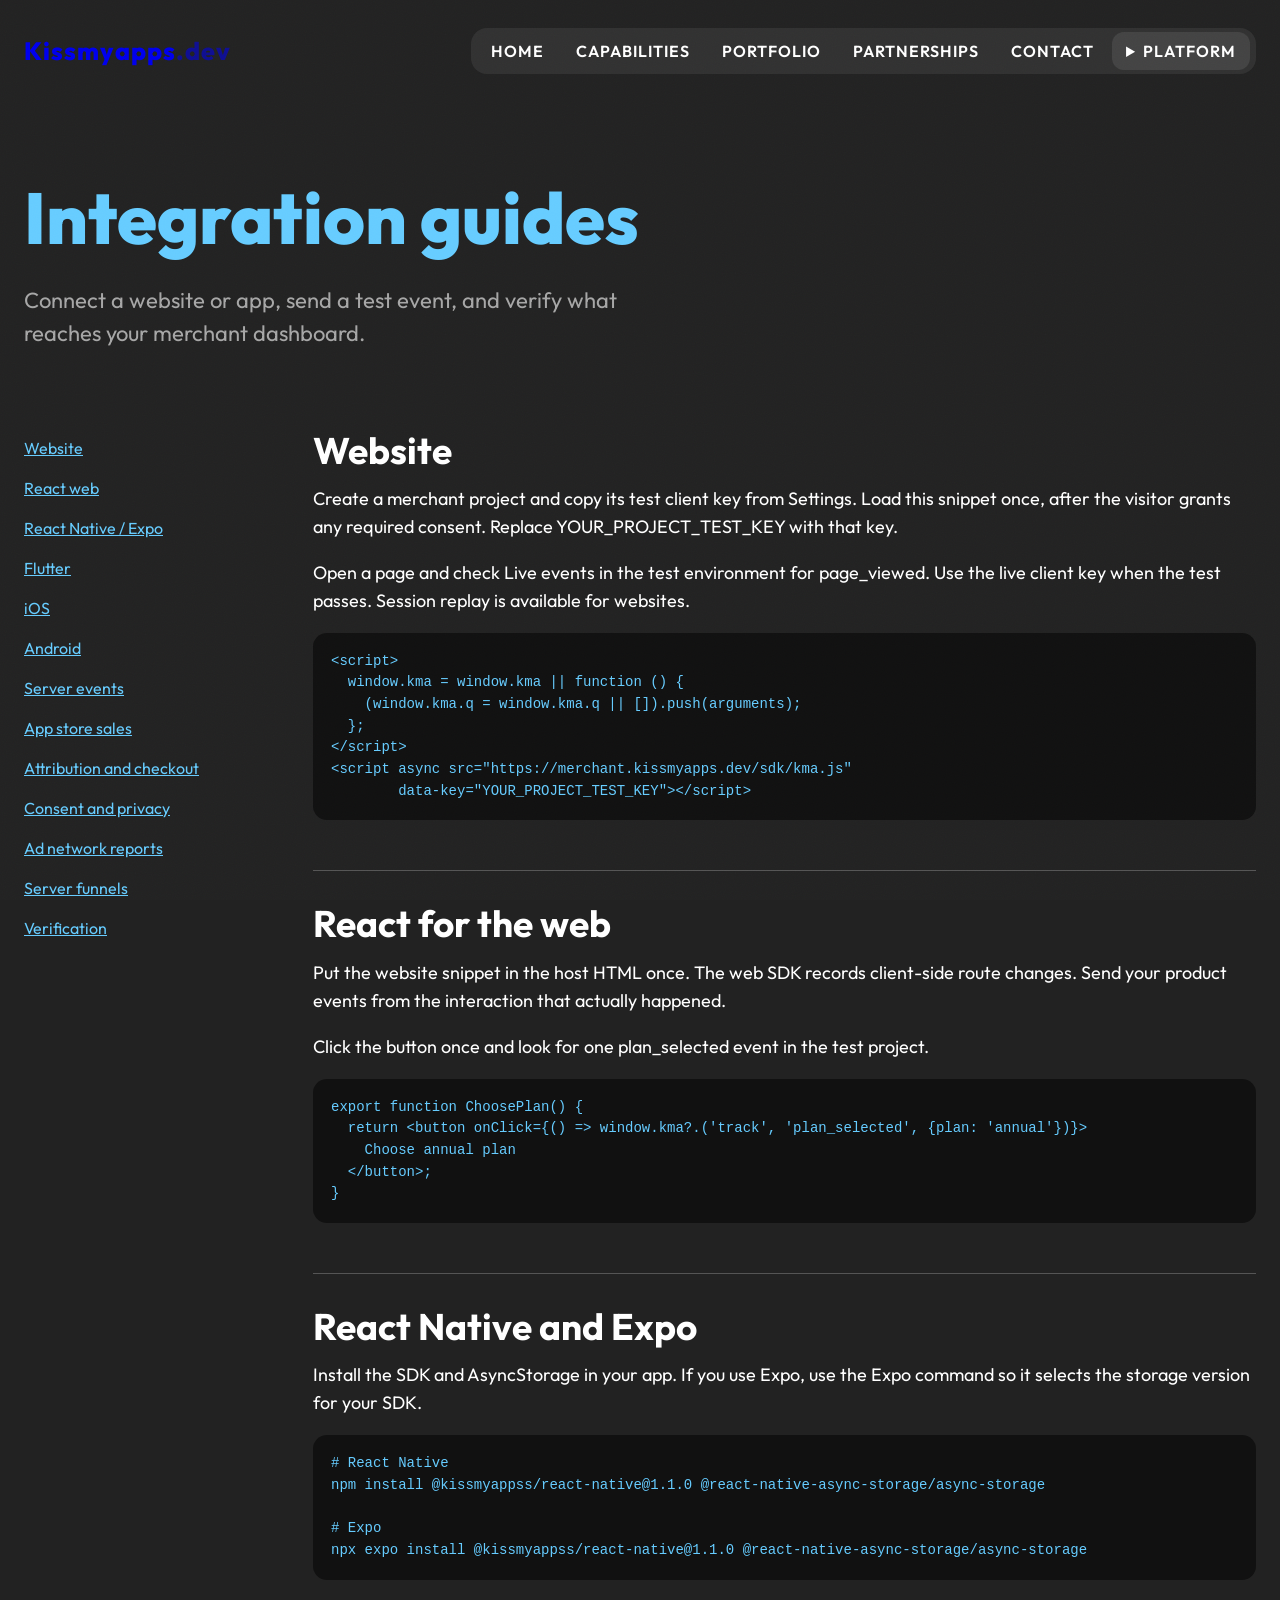
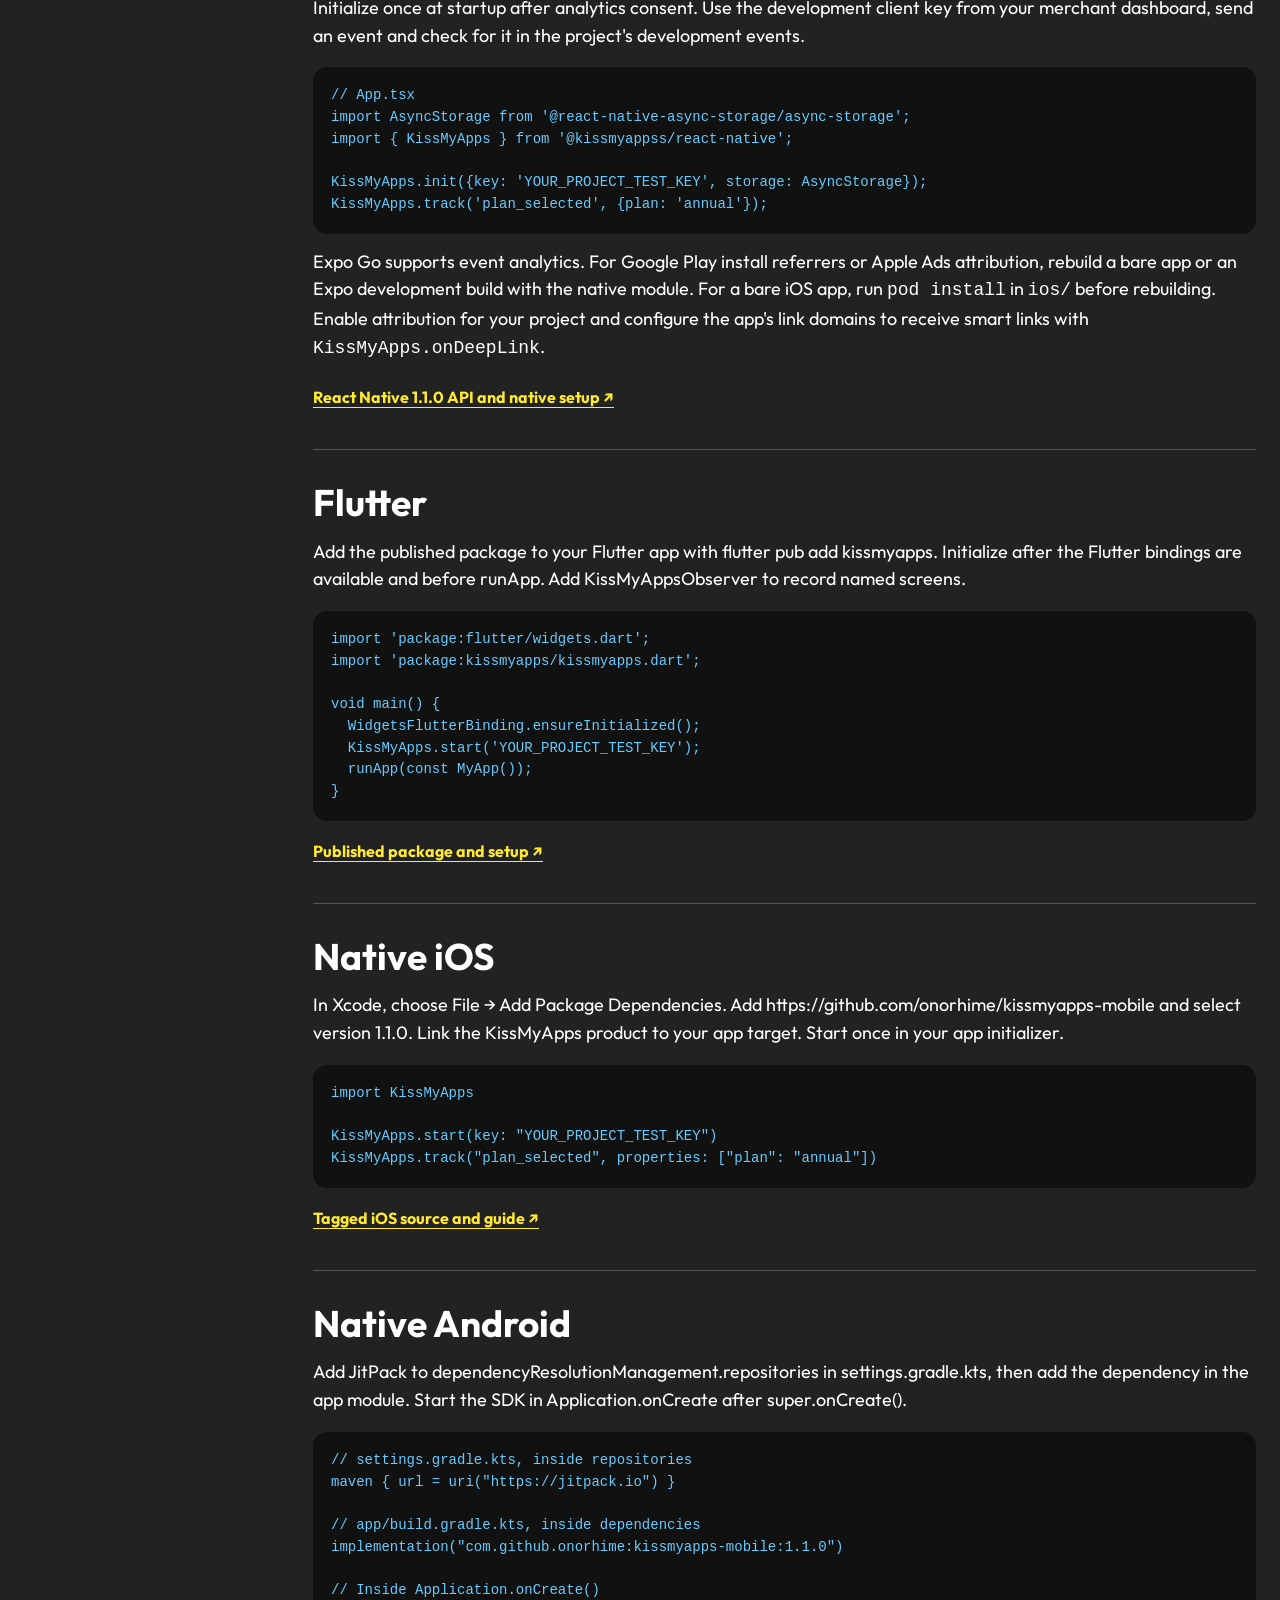
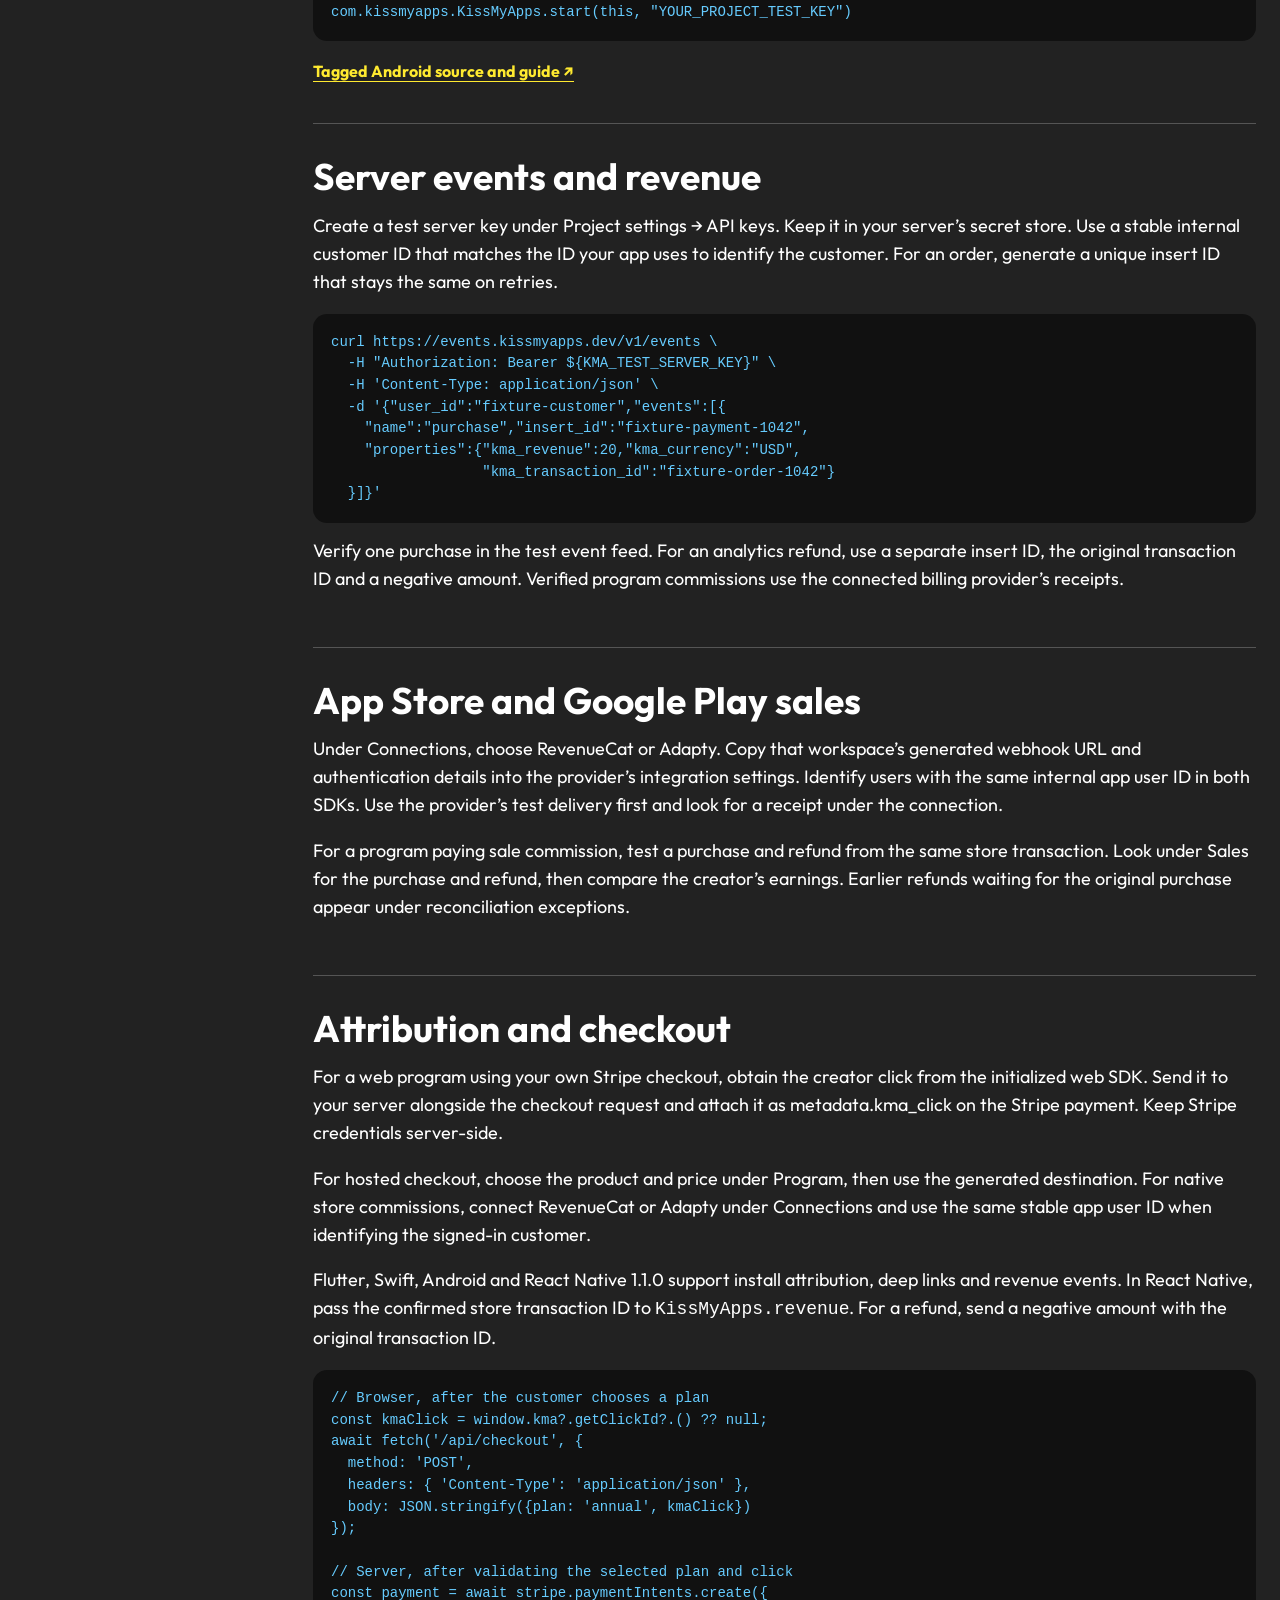
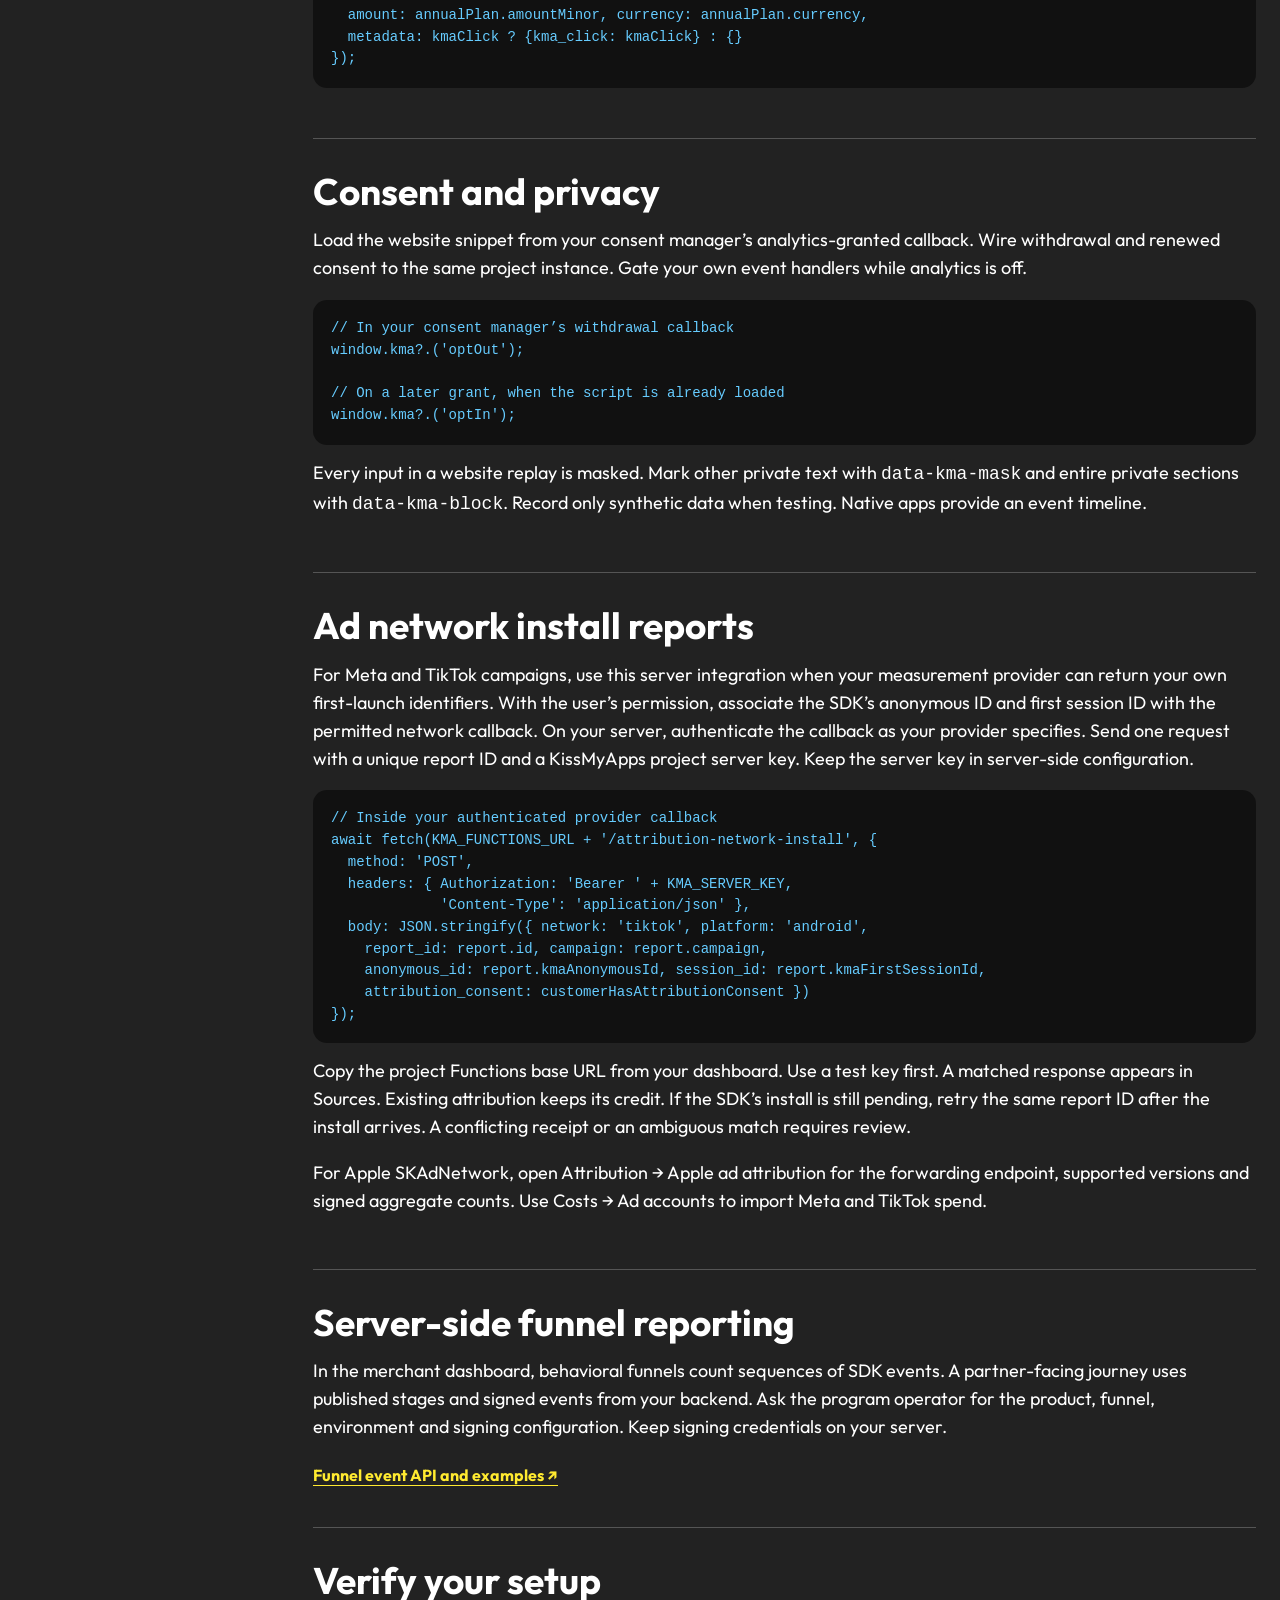
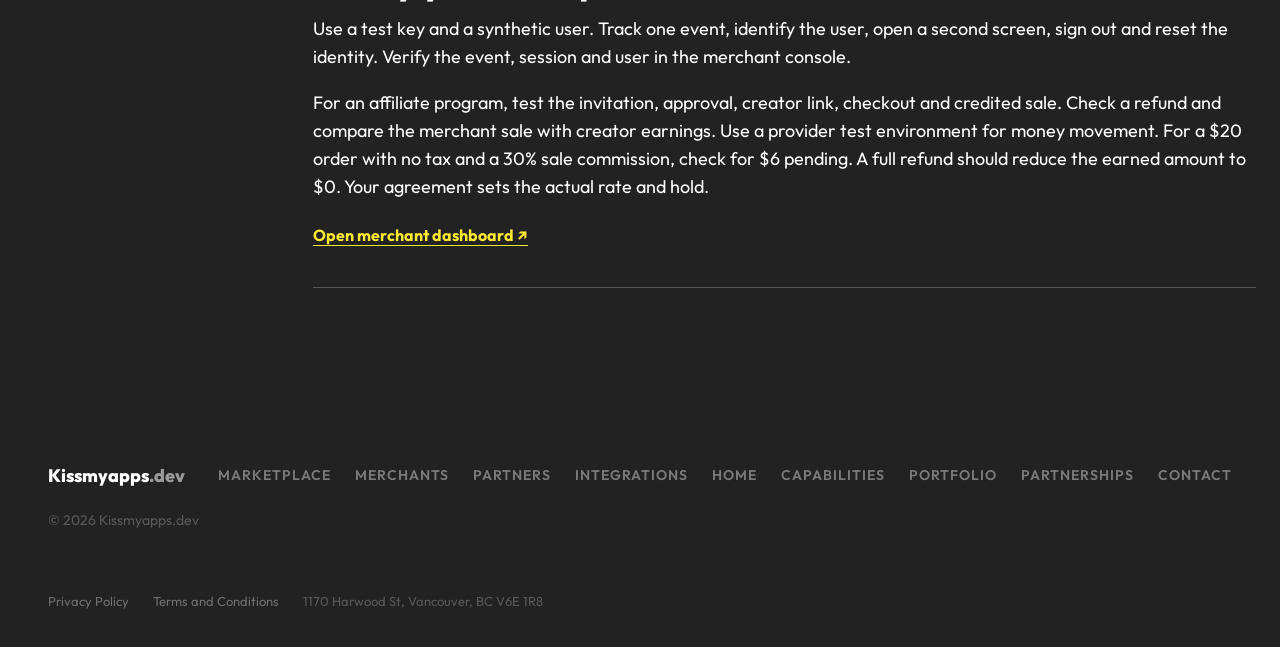
<file: integrations.html>
<!doctype html>
<html lang="en">
  <head>
    <meta charset="utf-8" />
    <meta name="viewport" content="width=device-width, initial-scale=1" />
    <title>Integration guides | KissMyApps</title>
    <meta
      name="description"
      content="Connect a website or app, send a test event, and verify what reaches your merchant dashboard."
    />
    <link rel="preconnect" href="https://fonts.googleapis.com" />
    <link rel="preconnect" href="https://fonts.gstatic.com" crossorigin />
    <link
      href="https://fonts.googleapis.com/css2?family=Outfit:wght@400;600;700;800&display=swap"
      rel="stylesheet"
    />
    <link rel="icon" href="favicon.svg" type="image/svg+xml" />
    <link rel="icon" type="image/png" sizes="32x32" href="favicon-32.png" />
    <link rel="apple-touch-icon" sizes="180x180" href="apple-touch-icon.png" />
    <link rel="stylesheet" href="css/styles.css?v=7e999bd85a71" />
    <link rel="canonical" href="https://kissmyapps.dev/integrations" />
  </head>
  <body>
    <div class="grain" aria-hidden="true"></div>

    <!-- NAV -->
    <nav class="nav">
      <div class="nav__inner">
        <a href="/" style="text-decoration: none"
          ><div class="brand">
            Kissmyapps<span class="brand__tld">.dev</span>
          </div></a
        >
        <div class="nav__pill">
          <a href="/" class="nav__link nav__link--home">Home</a>
          <a href="/capabilities" class="nav__link nav__link--capabilities">Capabilities</a>
          <a href="/portfolio" class="nav__link nav__link--portfolio">Portfolio</a>
          <a href="/partnerships" class="nav__link nav__link--partnerships">Partnerships</a>
          <a href="/contact" class="nav__link nav__link--contact">Contact</a>
          <details class="platform-menu">
            <summary class="nav__link is-current">Platform</summary>
            <div>
              <a href="/marketplace" class="nav__link nav__link--marketplace">Marketplace</a>
              <a href="/merchants" class="nav__link nav__link--merchants">Merchants</a>
              <a href="/partners" class="nav__link nav__link--partners">Partners</a>
              <a href="/integrations" class="nav__link nav__link--integrations is-current" aria-current="page">Integrations</a>
            </div>
          </details>
        </div>
        <button
          class="burger"
          id="burger"
          aria-label="Open menu"
          aria-expanded="false"
          aria-controls="menu"
        >
          <span></span><span></span><span></span>
        </button>
      </div>
    </nav>

    <!-- MOBILE MENU OVERLAY -->
    <div
      class="menu"
      id="menu"
      role="dialog"
      aria-modal="true"
      aria-label="Menu"
      hidden
    >
      <div class="menu__head">
        <div class="brand">Kissmyapps<span class="brand__tld">.dev</span></div>
        <button class="menu__close" id="menuClose" aria-label="Close menu">
          ✕
        </button>
      </div>
      <div class="menu__links">
        <a href="/" class="menu__link menu__link--home">Home</a>
        <a href="/capabilities" class="menu__link menu__link--capabilities">Capabilities</a>
        <a href="/portfolio" class="menu__link menu__link--portfolio">Portfolio</a>
        <a href="/partnerships" class="menu__link menu__link--partnerships">Partnerships</a>
        <a href="/contact" class="menu__link menu__link--contact">Contact</a>
        <details class="platform-menu">
          <summary class="menu__link">Platform</summary>
          <div>
            <a href="/marketplace" class="menu__link menu__link--marketplace">Marketplace</a>
            <a href="/merchants" class="menu__link menu__link--merchants">Merchants</a>
            <a href="/partners" class="menu__link menu__link--partners">Partners</a>
            <a href="/integrations" class="menu__link menu__link--integrations" aria-current="page">Integrations</a>
          </div>
        </details>
      </div>
    </div>

    <main id="content" class="platform-page">
      <header class="page-head tone-blue">
        <h1>Integration guides</h1>
        <p>
          Connect a website or app, send a test event, and verify what reaches
          your merchant dashboard.
        </p>
      </header>
      <div class="integration-layout">
        <nav aria-label="Integration guides" class="guide-nav">
          <a href="#web">Website</a><a href="#react">React web</a
          ><a href="#react-native">React Native / Expo</a
          ><a href="#flutter">Flutter</a><a href="#ios">iOS</a
          ><a href="#android">Android</a><a href="#server">Server events</a
          ><a href="#stores">App store sales</a
          ><a href="#attribution">Attribution and checkout</a
          ><a href="#consent">Consent and privacy</a
          ><a href="#network-reports">Ad network reports</a
          ><a href="#journeys">Server funnels</a
          ><a href="#verify">Verification</a>
        </nav>
        <div>
          <section id="web" class="integration-guide">
            <h2>Website</h2>
            <p>
              Create a merchant project and copy its test client key from
              Settings. Load this snippet once, after the visitor grants any
              required consent. Replace YOUR_PROJECT_TEST_KEY with that key.
            </p>
            <p>
              Open a page and check Live events in the test environment for
              page_viewed. Use the live client key when the test passes. Session
              replay is available for websites.
            </p>
            <pre tabindex="0"><code>&lt;script&gt;
  window.kma = window.kma || function () {
    (window.kma.q = window.kma.q || []).push(arguments);
  };
&lt;/script&gt;
&lt;script async src=&quot;https://merchant.kissmyapps.dev/sdk/kma.js&quot;
        data-key=&quot;YOUR_PROJECT_TEST_KEY&quot;&gt;&lt;/script&gt;</code></pre>
          </section>
          <section id="react" class="integration-guide">
            <h2>React for the web</h2>
            <p>
              Put the website snippet in the host HTML once. The web SDK records
              client-side route changes. Send your product events from the
              interaction that actually happened.
            </p>
            <p>
              Click the button once and look for one plan_selected event in the
              test project.
            </p>
            <pre tabindex="0"><code>export function ChoosePlan() {
  return &lt;button onClick={() =&gt; window.kma?.(&#x27;track&#x27;, &#x27;plan_selected&#x27;, {plan: &#x27;annual&#x27;})}&gt;
    Choose annual plan
  &lt;/button&gt;;
}</code></pre>
          </section>
          <section id="react-native" class="integration-guide">
            <h2>React Native and Expo</h2>
            <p>
              Install the SDK and AsyncStorage in your app. If you use Expo, use
              the Expo command so it selects the storage version for your SDK.
            </p>
            <pre tabindex="0"><code># React Native
npm install @kissmyappss/react-native@1.1.0 @react-native-async-storage/async-storage

# Expo
npx expo install @kissmyappss/react-native@1.1.0 @react-native-async-storage/async-storage</code></pre>
            <p>
              Initialize once at startup after analytics consent. Use the
              development client key from your merchant dashboard, send an event
              and check for it in the project's development events.
            </p>
            <pre tabindex="0"><code>// App.tsx
import AsyncStorage from '@react-native-async-storage/async-storage';
import { KissMyApps } from '@kissmyappss/react-native';

KissMyApps.init({key: 'YOUR_PROJECT_TEST_KEY', storage: AsyncStorage});
KissMyApps.track('plan_selected', {plan: 'annual'});</code></pre>
            <p>
              Expo Go supports event analytics. For Google Play install referrers
              or Apple Ads attribution, rebuild a bare app or an Expo development
              build with the native module. For a bare iOS app, run
              <code>pod install</code> in <code>ios/</code> before rebuilding.
              Enable attribution for your project and configure the app's link
              domains to receive smart links with <code>KissMyApps.onDeepLink</code>.
            </p>
            <a
              class="platform-link"
              href="https://www.npmjs.com/package/@kissmyappss/react-native/v/1.1.0"
              >React Native 1.1.0 API and native setup <span aria-hidden="true">↗</span></a
            >
          </section>
          <section id="flutter" class="integration-guide">
            <h2>Flutter</h2>
            <p>
              Add the published package to your Flutter app with flutter pub add
              kissmyapps. Initialize after the Flutter bindings are available
              and before runApp. Add KissMyAppsObserver to record named screens.
            </p>
            <pre
              tabindex="0"
            ><code>import &#x27;package:flutter/widgets.dart&#x27;;
import &#x27;package:kissmyapps/kissmyapps.dart&#x27;;

void main() {
  WidgetsFlutterBinding.ensureInitialized();
  KissMyApps.start(&#x27;YOUR_PROJECT_TEST_KEY&#x27;);
  runApp(const MyApp());
}</code></pre>
            <a class="platform-link" href="https://pub.dev/packages/kissmyapps"
              >Published package and setup <span aria-hidden="true">↗</span></a
            >
          </section>
          <section id="ios" class="integration-guide">
            <h2>Native iOS</h2>
            <p>
              In Xcode, choose File → Add Package Dependencies. Add
              https://github.com/onorhime/kissmyapps-mobile and select version
              1.1.0. Link the KissMyApps product to your app target. Start once
              in your app initializer.
            </p>
            <pre tabindex="0"><code>import KissMyApps

KissMyApps.start(key: &quot;YOUR_PROJECT_TEST_KEY&quot;)
KissMyApps.track(&quot;plan_selected&quot;, properties: [&quot;plan&quot;: &quot;annual&quot;])</code></pre>
            <a
              class="platform-link"
              href="https://github.com/onorhime/kissmyapps-mobile/tree/1.1.0"
              >Tagged iOS source and guide <span aria-hidden="true">↗</span></a
            >
          </section>
          <section id="android" class="integration-guide">
            <h2>Native Android</h2>
            <p>
              Add JitPack to dependencyResolutionManagement.repositories in
              settings.gradle.kts, then add the dependency in the app module.
              Start the SDK in Application.onCreate after super.onCreate().
            </p>
            <pre tabindex="0"><code>// settings.gradle.kts, inside repositories
maven { url = uri(&quot;https://jitpack.io&quot;) }

// app/build.gradle.kts, inside dependencies
implementation(&quot;com.github.onorhime:kissmyapps-mobile:1.1.0&quot;)

// Inside Application.onCreate()
com.kissmyapps.KissMyApps.start(this, &quot;YOUR_PROJECT_TEST_KEY&quot;)</code></pre>
            <a
              class="platform-link"
              href="https://github.com/onorhime/kissmyapps-mobile/tree/1.1.0"
              >Tagged Android source and guide
              <span aria-hidden="true">↗</span></a
            >
          </section>
          <section id="server" class="integration-guide">
            <h2>Server events and revenue</h2>
            <p>
              Create a test server key under Project settings → API keys. Keep
              it in your server’s secret store. Use a stable internal customer
              ID that matches the ID your app uses to identify the customer. For
              an order, generate a unique insert ID that stays the same on
              retries.
            </p>
            <pre
              tabindex="0"
            ><code>curl https://events.kissmyapps.dev/v1/events \
  -H "Authorization: Bearer ${KMA_TEST_SERVER_KEY}" \
  -H 'Content-Type: application/json' \
  -d '{"user_id":"fixture-customer","events":[{
    "name":"purchase","insert_id":"fixture-payment-1042",
    "properties":{"kma_revenue":20,"kma_currency":"USD",
                  "kma_transaction_id":"fixture-order-1042"}
  }]}'</code></pre>
            <p>
              Verify one purchase in the test event feed. For an analytics
              refund, use a separate insert ID, the original transaction ID and
              a negative amount. Verified program commissions use the connected
              billing provider’s receipts.
            </p>
          </section>
          <section id="stores" class="integration-guide">
            <h2>App Store and Google Play sales</h2>
            <p>
              Under Connections, choose RevenueCat or Adapty. Copy that
              workspace’s generated webhook URL and authentication details into
              the provider’s integration settings. Identify users with the same
              internal app user ID in both SDKs. Use the provider’s test
              delivery first and look for a receipt under the connection.
            </p>
            <p>
              For a program paying sale commission, test a purchase and refund
              from the same store transaction. Look under Sales for the purchase
              and refund, then compare the creator’s earnings. Earlier refunds
              waiting for the original purchase appear under reconciliation
              exceptions.
            </p>
          </section>
          <section id="attribution" class="integration-guide">
            <h2>Attribution and checkout</h2>
            <p>
              For a web program using your own Stripe checkout, obtain the
              creator click from the initialized web SDK. Send it to your server
              alongside the checkout request and attach it as metadata.kma_click
              on the Stripe payment. Keep Stripe credentials server-side.
            </p>
            <p>
              For hosted checkout, choose the product and price under Program,
              then use the generated destination. For native store commissions,
              connect RevenueCat or Adapty under Connections and use the same
              stable app user ID when identifying the signed-in customer.
            </p>
            <p>
              Flutter, Swift, Android and React Native 1.1.0 support install
              attribution, deep links and revenue events. In React Native, pass
              the confirmed store transaction ID to <code>KissMyApps.revenue</code>.
              For a refund, send a negative amount with the original transaction ID.
            </p>
            <pre
              tabindex="0"
            ><code>// Browser, after the customer chooses a plan
const kmaClick = window.kma?.getClickId?.() ?? null;
await fetch('/api/checkout', {
  method: 'POST',
  headers: { 'Content-Type': 'application/json' },
  body: JSON.stringify({plan: 'annual', kmaClick})
});

// Server, after validating the selected plan and click
const payment = await stripe.paymentIntents.create({
  amount: annualPlan.amountMinor, currency: annualPlan.currency,
  metadata: kmaClick ? {kma_click: kmaClick} : {}
});</code></pre>
          </section>
          <section id="consent" class="integration-guide">
            <h2>Consent and privacy</h2>
            <p>
              Load the website snippet from your consent manager’s
              analytics-granted callback. Wire withdrawal and renewed consent to
              the same project instance. Gate your own event handlers while
              analytics is off.
            </p>
            <pre
              tabindex="0"
            ><code>// In your consent manager’s withdrawal callback
window.kma?.('optOut');

// On a later grant, when the script is already loaded
window.kma?.('optIn');</code></pre>
            <p>
              Every input in a website replay is masked. Mark other private text
              with <code>data-kma-mask</code> and entire private sections with
              <code>data-kma-block</code>. Record only synthetic data when
              testing. Native apps provide an event timeline.
            </p>
          </section>
          <section id="network-reports" class="integration-guide">
            <h2>Ad network install reports</h2>
            <p>
              For Meta and TikTok campaigns, use this server integration when
              your measurement provider can return your own first-launch
              identifiers. With the user’s permission, associate the SDK’s
              anonymous ID and first session ID with the permitted network
              callback. On your server, authenticate the callback as your
              provider specifies. Send one request with a unique report ID and a
              KissMyApps project server key. Keep the server key in server-side
              configuration.
            </p>
            <pre
              tabindex="0"
            ><code>// Inside your authenticated provider callback
await fetch(KMA_FUNCTIONS_URL + '/attribution-network-install', {
  method: 'POST',
  headers: { Authorization: 'Bearer ' + KMA_SERVER_KEY,
             'Content-Type': 'application/json' },
  body: JSON.stringify({ network: 'tiktok', platform: 'android',
    report_id: report.id, campaign: report.campaign,
    anonymous_id: report.kmaAnonymousId, session_id: report.kmaFirstSessionId,
    attribution_consent: customerHasAttributionConsent })
});</code></pre>
            <p>
              Copy the project Functions base URL from your dashboard. Use a
              test key first. A matched response appears in Sources. Existing
              attribution keeps its credit. If the SDK’s install is still
              pending, retry the same report ID after the install arrives. A
              conflicting receipt or an ambiguous match requires review.
            </p>
            <p>
              For Apple SKAdNetwork, open Attribution → Apple ad attribution for
              the forwarding endpoint, supported versions and signed aggregate
              counts. Use Costs → Ad accounts to import Meta and TikTok spend.
            </p>
          </section>
          <section id="journeys" class="integration-guide">
            <h2>Server-side funnel reporting</h2>
            <p>
              In the merchant dashboard, behavioral funnels count sequences of
              SDK events. A partner-facing journey uses published stages and
              signed events from your backend. Ask the program operator for the
              product, funnel, environment and signing configuration. Keep
              signing credentials on your server.
            </p>
            <a
              class="platform-link"
              href="https://merchant.kissmyapps.dev/developers/funnels/"
              >Funnel event API and examples ↗</a
            >
          </section>
          <section id="verify" class="integration-guide">
            <h2>Verify your setup</h2>
            <p>
              Use a test key and a synthetic user. Track one event, identify the
              user, open a second screen, sign out and reset the identity.
              Verify the event, session and user in the merchant console.
            </p>
            <p>
              For an affiliate program, test the invitation, approval, creator
              link, checkout and credited sale. Check a refund and compare the
              merchant sale with creator earnings. Use a provider test
              environment for money movement. For a $20 order with no tax and a
              30% sale commission, check for $6 pending. A full refund should
              reduce the earned amount to $0. Your agreement sets the actual
              rate and hold.
            </p>
            <a class="platform-link" href="https://merchant.kissmyapps.dev"
              >Open merchant dashboard <span aria-hidden="true">↗</span></a
            >
          </section>
        </div>
      </div>
    </main>
    <div class="wrap">
      <footer class="footer" style="padding-top: 64px">
        <div class="brand brand--footer">
          Kissmyapps<span class="brand__tld">.dev</span>
        </div>
        <div class="footer__nav">
          <a href="/marketplace">Marketplace</a
          ><a href="/merchants">Merchants</a><a href="/partners">Partners</a
          ><a href="/integrations">Integrations</a>
          <a href="/">Home</a>
          <a href="/capabilities">Capabilities</a>
          <a href="/portfolio">Portfolio</a>
          <a href="/partnerships">Partnerships</a>
          <a href="/contact">Contact</a>
        </div>
        <div class="footer__meta">
          <span>© 2026 Kissmyapps.dev</span>
        </div>
      </footer>
      <div class="footer__legal">
        <a href="/privacy">Privacy Policy</a>
        <a href="/terms">Terms and Conditions</a>
        <span>1170 Harwood St, Vancouver, BC V6E 1R8</span>
      </div>
    </div>

    <script src="js/main.js?v=9228de6e2438"></script>
  </body>
</html>
</file>
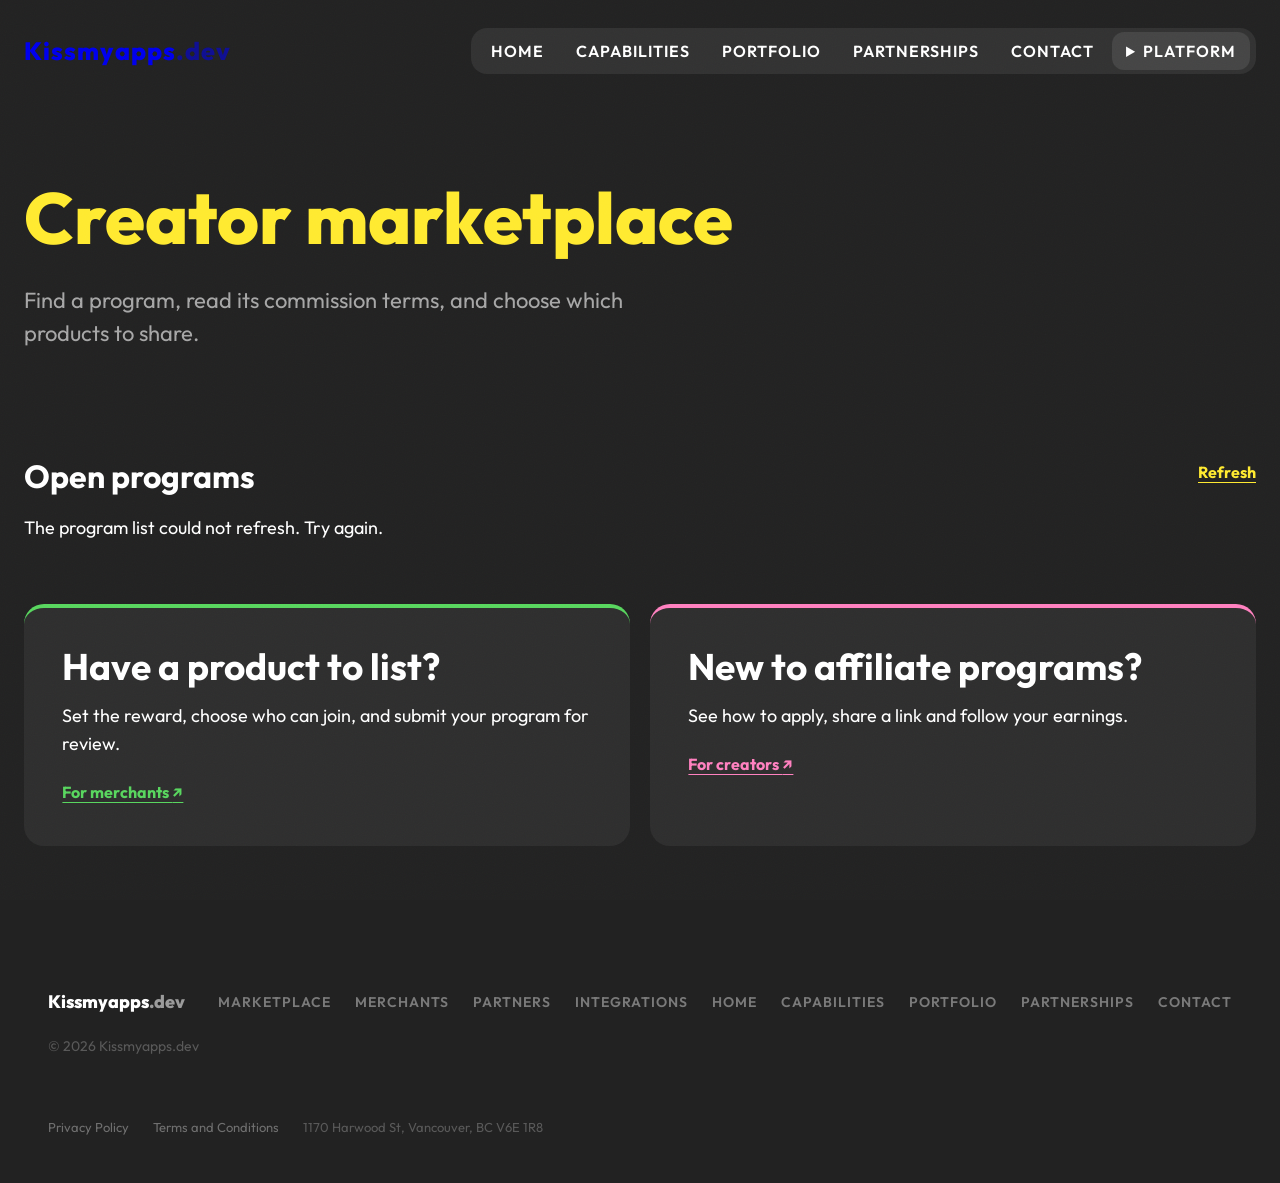
<file: marketplace.html>
<!doctype html>
<html lang="en">
  <head>
    <meta charset="utf-8" />
    <meta name="viewport" content="width=device-width, initial-scale=1" />
    <title>Creator marketplace | KissMyApps</title>
    <meta
      name="description"
      content="Find a program, read its commission terms, and choose which products to share."
    />
    <link rel="preconnect" href="https://fonts.googleapis.com" />
    <link rel="preconnect" href="https://fonts.gstatic.com" crossorigin />
    <link
      href="https://fonts.googleapis.com/css2?family=Outfit:wght@400;600;700;800&display=swap"
      rel="stylesheet"
    />
    <link rel="icon" href="favicon.svg" type="image/svg+xml" />
    <link rel="icon" type="image/png" sizes="32x32" href="favicon-32.png" />
    <link rel="apple-touch-icon" sizes="180x180" href="apple-touch-icon.png" />
    <link rel="stylesheet" href="css/styles.css?v=7e999bd85a71" />
    <link rel="canonical" href="https://kissmyapps.dev/marketplace" />
  </head>
  <body>
    <div class="grain" aria-hidden="true"></div>

    <!-- NAV -->
    <nav class="nav">
      <div class="nav__inner">
        <a href="/" style="text-decoration: none"
          ><div class="brand">
            Kissmyapps<span class="brand__tld">.dev</span>
          </div></a
        >
        <div class="nav__pill">
          <a href="/" class="nav__link nav__link--home">Home</a>
          <a href="/capabilities" class="nav__link nav__link--capabilities">Capabilities</a>
          <a href="/portfolio" class="nav__link nav__link--portfolio">Portfolio</a>
          <a href="/partnerships" class="nav__link nav__link--partnerships">Partnerships</a>
          <a href="/contact" class="nav__link nav__link--contact">Contact</a>
          <details class="platform-menu">
            <summary class="nav__link is-current">Platform</summary>
            <div>
              <a href="/marketplace" class="nav__link nav__link--marketplace is-current" aria-current="page">Marketplace</a>
              <a href="/merchants" class="nav__link nav__link--merchants">Merchants</a>
              <a href="/partners" class="nav__link nav__link--partners">Partners</a>
              <a href="/integrations" class="nav__link nav__link--integrations">Integrations</a>
            </div>
          </details>
        </div>
        <button
          class="burger"
          id="burger"
          aria-label="Open menu"
          aria-expanded="false"
          aria-controls="menu"
        >
          <span></span><span></span><span></span>
        </button>
      </div>
    </nav>

    <!-- MOBILE MENU OVERLAY -->
    <div
      class="menu"
      id="menu"
      role="dialog"
      aria-modal="true"
      aria-label="Menu"
      hidden
    >
      <div class="menu__head">
        <div class="brand">Kissmyapps<span class="brand__tld">.dev</span></div>
        <button class="menu__close" id="menuClose" aria-label="Close menu">
          ✕
        </button>
      </div>
      <div class="menu__links">
        <a href="/" class="menu__link menu__link--home">Home</a>
        <a href="/capabilities" class="menu__link menu__link--capabilities">Capabilities</a>
        <a href="/portfolio" class="menu__link menu__link--portfolio">Portfolio</a>
        <a href="/partnerships" class="menu__link menu__link--partnerships">Partnerships</a>
        <a href="/contact" class="menu__link menu__link--contact">Contact</a>
        <details class="platform-menu">
          <summary class="menu__link">Platform</summary>
          <div>
            <a href="/marketplace" class="menu__link menu__link--marketplace" aria-current="page">Marketplace</a>
            <a href="/merchants" class="menu__link menu__link--merchants">Merchants</a>
            <a href="/partners" class="menu__link menu__link--partners">Partners</a>
            <a href="/integrations" class="menu__link menu__link--integrations">Integrations</a>
          </div>
        </details>
      </div>
    </div>

    <main id="content" class="platform-page">
      <header class="page-head tone-yellow">
        <h1>Creator marketplace</h1>
        <p>
          Find a program, read its commission terms, and choose which products
          to share.
        </p>
      </header>
      <section class="platform-section" aria-labelledby="list-title">
        <div class="platform-section-head">
          <h2 id="list-title">Open programs</h2>
          <button type="button" class="platform-link" id="reload-programs">
            Refresh
          </button>
        </div>
        <p id="market-status" role="status">Loading programs…</p>
        <div id="program-list" class="platform-grid"></div>
        <noscript
          ><a href="https://partners.kissmyapps.dev/marketplace"
            >Open the partner marketplace</a
          ></noscript
        >
      </section>
      <div class="platform-grid">
        <article class="platform-card tone-green">
          <h2>Have a product to list?</h2>
          <p>
            Set the reward, choose who can join, and submit your program for
            review.
          </p>
          <a class="platform-link" href="/merchants"
            >For merchants <span aria-hidden="true">↗</span></a
          >
        </article>
        <article class="platform-card tone-pink">
          <h2>New to affiliate programs?</h2>
          <p>See how to apply, share a link and follow your earnings.</p>
          <a class="platform-link" href="/partners"
            >For creators <span aria-hidden="true">↗</span></a
          >
        </article>
      </div>
    </main>
    <div class="wrap">
      <footer class="footer" style="padding-top: 64px">
        <div class="brand brand--footer">
          Kissmyapps<span class="brand__tld">.dev</span>
        </div>
        <div class="footer__nav">
          <a href="/marketplace">Marketplace</a
          ><a href="/merchants">Merchants</a><a href="/partners">Partners</a
          ><a href="/integrations">Integrations</a>
          <a href="/">Home</a>
          <a href="/capabilities">Capabilities</a>
          <a href="/portfolio">Portfolio</a>
          <a href="/partnerships">Partnerships</a>
          <a href="/contact">Contact</a>
        </div>
        <div class="footer__meta">
          <span>© 2026 Kissmyapps.dev</span>
        </div>
      </footer>
      <div class="footer__legal">
        <a href="/privacy">Privacy Policy</a>
        <a href="/terms">Terms and Conditions</a>
        <span>1170 Harwood St, Vancouver, BC V6E 1R8</span>
      </div>
    </div>

    <script defer src="/js/marketplace.js"></script>
    <script src="js/main.js?v=9228de6e2438"></script>
  </body>
</html>
</file>
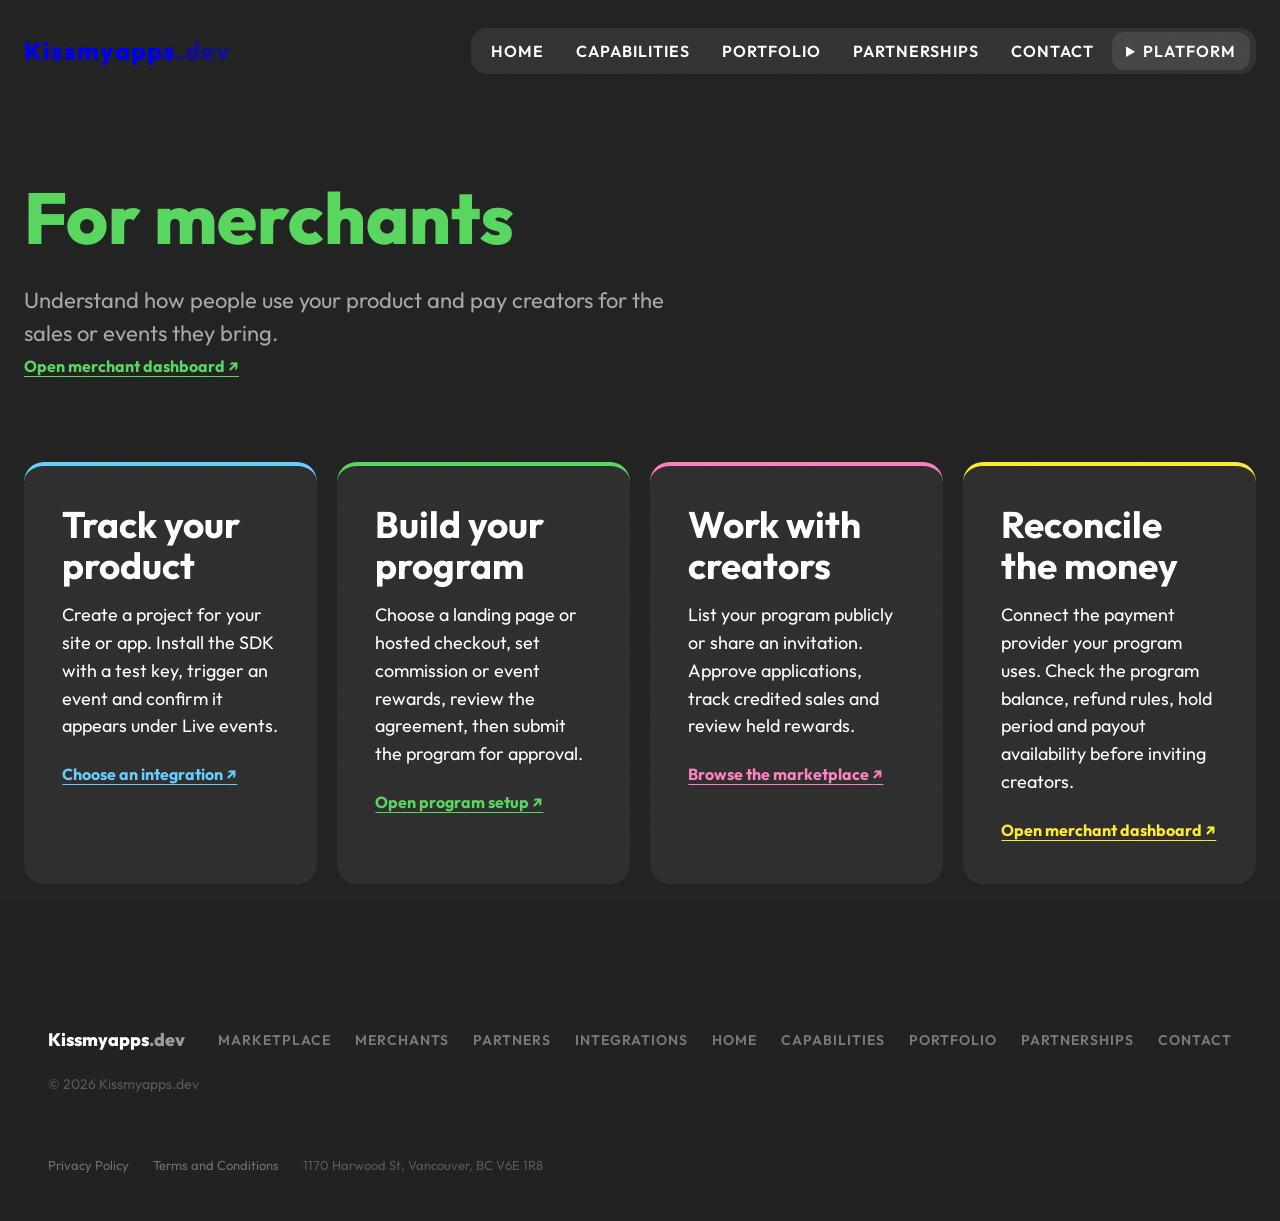
<file: merchants.html>
<!doctype html>
<html lang="en">
  <head>
    <meta charset="utf-8" />
    <meta name="viewport" content="width=device-width, initial-scale=1" />
    <title>For merchants | KissMyApps</title>
    <meta
      name="description"
      content="Understand how people use your product and pay creators for the sales or events they bring."
    />
    <link rel="preconnect" href="https://fonts.googleapis.com" />
    <link rel="preconnect" href="https://fonts.gstatic.com" crossorigin />
    <link
      href="https://fonts.googleapis.com/css2?family=Outfit:wght@400;600;700;800&display=swap"
      rel="stylesheet"
    />
    <link rel="icon" href="favicon.svg" type="image/svg+xml" />
    <link rel="icon" type="image/png" sizes="32x32" href="favicon-32.png" />
    <link rel="apple-touch-icon" sizes="180x180" href="apple-touch-icon.png" />
    <link rel="stylesheet" href="css/styles.css?v=7e999bd85a71" />
    <link rel="canonical" href="https://kissmyapps.dev/merchants" />
  </head>
  <body>
    <div class="grain" aria-hidden="true"></div>

    <!-- NAV -->
    <nav class="nav">
      <div class="nav__inner">
        <a href="/" style="text-decoration: none"
          ><div class="brand">
            Kissmyapps<span class="brand__tld">.dev</span>
          </div></a
        >
        <div class="nav__pill">
          <a href="/" class="nav__link nav__link--home">Home</a>
          <a href="/capabilities" class="nav__link nav__link--capabilities">Capabilities</a>
          <a href="/portfolio" class="nav__link nav__link--portfolio">Portfolio</a>
          <a href="/partnerships" class="nav__link nav__link--partnerships">Partnerships</a>
          <a href="/contact" class="nav__link nav__link--contact">Contact</a>
          <details class="platform-menu">
            <summary class="nav__link is-current">Platform</summary>
            <div>
              <a href="/marketplace" class="nav__link nav__link--marketplace">Marketplace</a>
              <a href="/merchants" class="nav__link nav__link--merchants is-current" aria-current="page">Merchants</a>
              <a href="/partners" class="nav__link nav__link--partners">Partners</a>
              <a href="/integrations" class="nav__link nav__link--integrations">Integrations</a>
            </div>
          </details>
        </div>
        <button
          class="burger"
          id="burger"
          aria-label="Open menu"
          aria-expanded="false"
          aria-controls="menu"
        >
          <span></span><span></span><span></span>
        </button>
      </div>
    </nav>

    <!-- MOBILE MENU OVERLAY -->
    <div
      class="menu"
      id="menu"
      role="dialog"
      aria-modal="true"
      aria-label="Menu"
      hidden
    >
      <div class="menu__head">
        <div class="brand">Kissmyapps<span class="brand__tld">.dev</span></div>
        <button class="menu__close" id="menuClose" aria-label="Close menu">
          ✕
        </button>
      </div>
      <div class="menu__links">
        <a href="/" class="menu__link menu__link--home">Home</a>
        <a href="/capabilities" class="menu__link menu__link--capabilities">Capabilities</a>
        <a href="/portfolio" class="menu__link menu__link--portfolio">Portfolio</a>
        <a href="/partnerships" class="menu__link menu__link--partnerships">Partnerships</a>
        <a href="/contact" class="menu__link menu__link--contact">Contact</a>
        <details class="platform-menu">
          <summary class="menu__link">Platform</summary>
          <div>
            <a href="/marketplace" class="menu__link menu__link--marketplace">Marketplace</a>
            <a href="/merchants" class="menu__link menu__link--merchants" aria-current="page">Merchants</a>
            <a href="/partners" class="menu__link menu__link--partners">Partners</a>
            <a href="/integrations" class="menu__link menu__link--integrations">Integrations</a>
          </div>
        </details>
      </div>
    </div>

    <main id="content" class="platform-page">
      <header class="page-head tone-green">
        <h1>For merchants</h1>
        <p>
          Understand how people use your product and pay creators for the sales
          or events they bring.
        </p>
        <a class="platform-link" href="https://merchant.kissmyapps.dev"
          >Open merchant dashboard <span aria-hidden="true">↗</span></a
        >
      </header>
      <div class="platform-grid">
        <article class="platform-card tone-blue">
          <h2>Track your product</h2>
          <p>
            Create a project for your site or app. Install the SDK with a test
            key, trigger an event and confirm it appears under Live events.
          </p>
          <a class="platform-link" href="/integrations"
            >Choose an integration <span aria-hidden="true">↗</span></a
          >
        </article>
        <article class="platform-card tone-green">
          <h2>Build your program</h2>
          <p>
            Choose a landing page or hosted checkout, set commission or event
            rewards, review the agreement, then submit the program for approval.
          </p>
          <a
            class="platform-link"
            href="https://merchant.kissmyapps.dev/#program"
            >Open program setup <span aria-hidden="true">↗</span></a
          >
        </article>
        <article class="platform-card tone-pink">
          <h2>Work with creators</h2>
          <p>
            List your program publicly or share an invitation. Approve
            applications, track credited sales and review held rewards.
          </p>
          <a class="platform-link" href="/marketplace"
            >Browse the marketplace <span aria-hidden="true">↗</span></a
          >
        </article>
        <article class="platform-card tone-yellow">
          <h2>Reconcile the money</h2>
          <p>
            Connect the payment provider your program uses. Check the program
            balance, refund rules, hold period and payout availability before
            inviting creators.
          </p>
          <a class="platform-link" href="https://merchant.kissmyapps.dev"
            >Open merchant dashboard <span aria-hidden="true">↗</span></a
          >
        </article>
      </div>
    </main>
    <div class="wrap">
      <footer class="footer" style="padding-top: 64px">
        <div class="brand brand--footer">
          Kissmyapps<span class="brand__tld">.dev</span>
        </div>
        <div class="footer__nav">
          <a href="/marketplace">Marketplace</a
          ><a href="/merchants">Merchants</a><a href="/partners">Partners</a
          ><a href="/integrations">Integrations</a>
          <a href="/">Home</a>
          <a href="/capabilities">Capabilities</a>
          <a href="/portfolio">Portfolio</a>
          <a href="/partnerships">Partnerships</a>
          <a href="/contact">Contact</a>
        </div>
        <div class="footer__meta">
          <span>© 2026 Kissmyapps.dev</span>
        </div>
      </footer>
      <div class="footer__legal">
        <a href="/privacy">Privacy Policy</a>
        <a href="/terms">Terms and Conditions</a>
        <span>1170 Harwood St, Vancouver, BC V6E 1R8</span>
      </div>
    </div>

    <script src="js/main.js?v=9228de6e2438"></script>
  </body>
</html>
</file>
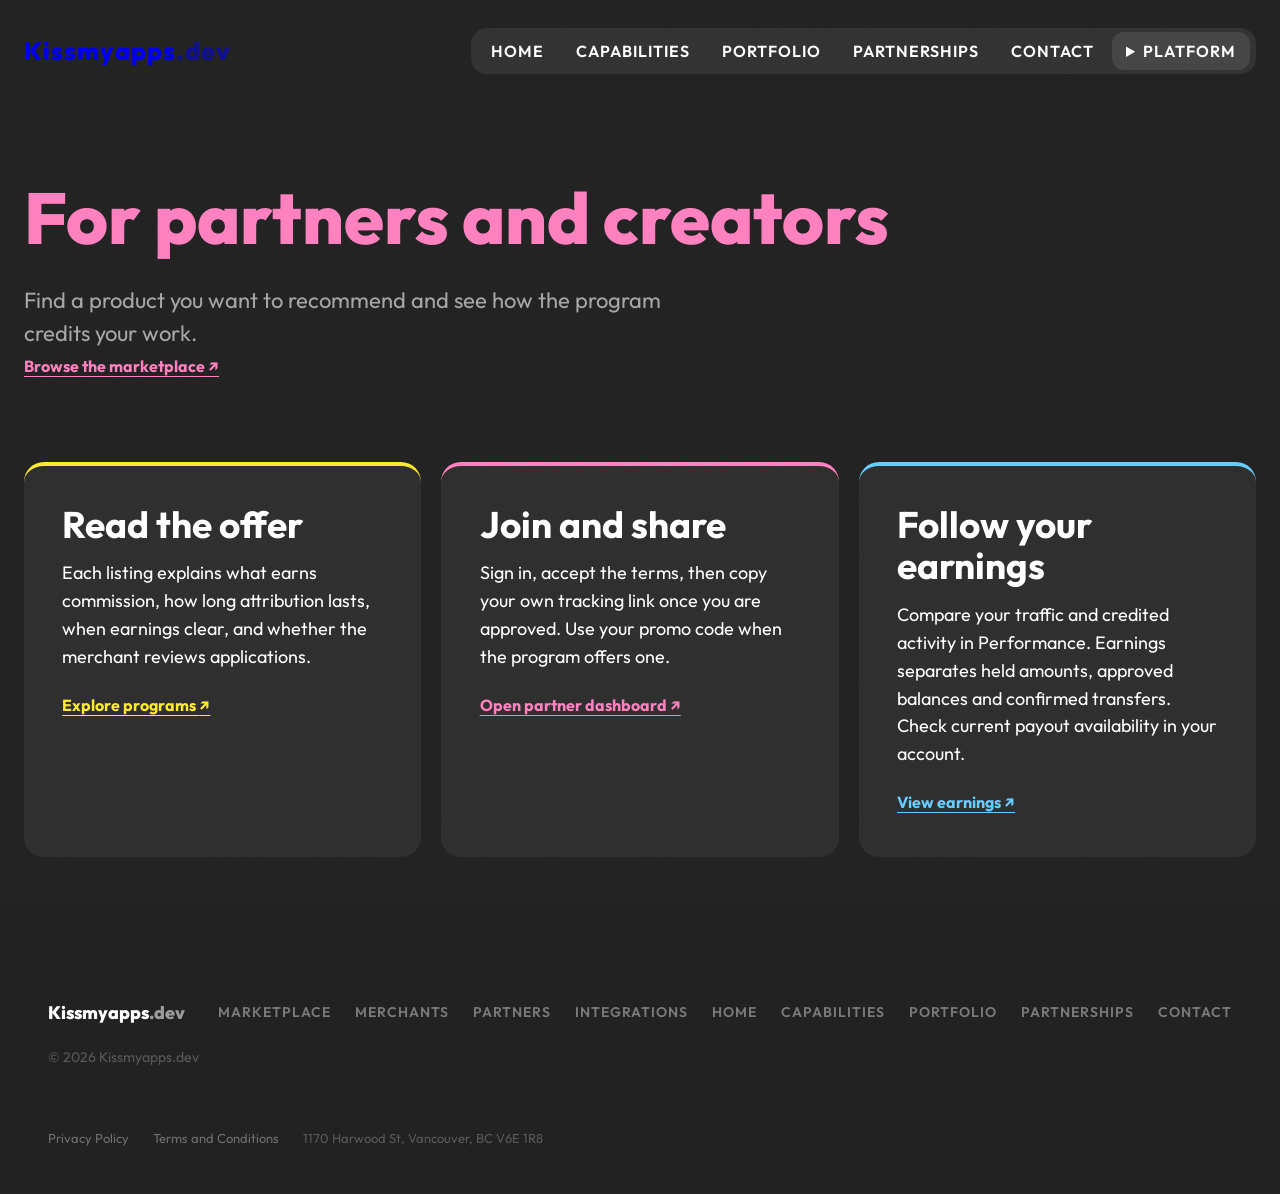
<file: partners.html>
<!doctype html>
<html lang="en">
  <head>
    <meta charset="utf-8" />
    <meta name="viewport" content="width=device-width, initial-scale=1" />
    <title>For partners and creators | KissMyApps</title>
    <meta
      name="description"
      content="Find a product you want to recommend and see how the program credits your work."
    />
    <link rel="preconnect" href="https://fonts.googleapis.com" />
    <link rel="preconnect" href="https://fonts.gstatic.com" crossorigin />
    <link
      href="https://fonts.googleapis.com/css2?family=Outfit:wght@400;600;700;800&display=swap"
      rel="stylesheet"
    />
    <link rel="icon" href="favicon.svg" type="image/svg+xml" />
    <link rel="icon" type="image/png" sizes="32x32" href="favicon-32.png" />
    <link rel="apple-touch-icon" sizes="180x180" href="apple-touch-icon.png" />
    <link rel="stylesheet" href="css/styles.css?v=7e999bd85a71" />
    <link rel="canonical" href="https://kissmyapps.dev/partners" />
  </head>
  <body>
    <div class="grain" aria-hidden="true"></div>

    <!-- NAV -->
    <nav class="nav">
      <div class="nav__inner">
        <a href="/" style="text-decoration: none"
          ><div class="brand">
            Kissmyapps<span class="brand__tld">.dev</span>
          </div></a
        >
        <div class="nav__pill">
          <a href="/" class="nav__link nav__link--home">Home</a>
          <a href="/capabilities" class="nav__link nav__link--capabilities">Capabilities</a>
          <a href="/portfolio" class="nav__link nav__link--portfolio">Portfolio</a>
          <a href="/partnerships" class="nav__link nav__link--partnerships">Partnerships</a>
          <a href="/contact" class="nav__link nav__link--contact">Contact</a>
          <details class="platform-menu">
            <summary class="nav__link is-current">Platform</summary>
            <div>
              <a href="/marketplace" class="nav__link nav__link--marketplace">Marketplace</a>
              <a href="/merchants" class="nav__link nav__link--merchants">Merchants</a>
              <a href="/partners" class="nav__link nav__link--partners is-current" aria-current="page">Partners</a>
              <a href="/integrations" class="nav__link nav__link--integrations">Integrations</a>
            </div>
          </details>
        </div>
        <button
          class="burger"
          id="burger"
          aria-label="Open menu"
          aria-expanded="false"
          aria-controls="menu"
        >
          <span></span><span></span><span></span>
        </button>
      </div>
    </nav>

    <!-- MOBILE MENU OVERLAY -->
    <div
      class="menu"
      id="menu"
      role="dialog"
      aria-modal="true"
      aria-label="Menu"
      hidden
    >
      <div class="menu__head">
        <div class="brand">Kissmyapps<span class="brand__tld">.dev</span></div>
        <button class="menu__close" id="menuClose" aria-label="Close menu">
          ✕
        </button>
      </div>
      <div class="menu__links">
        <a href="/" class="menu__link menu__link--home">Home</a>
        <a href="/capabilities" class="menu__link menu__link--capabilities">Capabilities</a>
        <a href="/portfolio" class="menu__link menu__link--portfolio">Portfolio</a>
        <a href="/partnerships" class="menu__link menu__link--partnerships">Partnerships</a>
        <a href="/contact" class="menu__link menu__link--contact">Contact</a>
        <details class="platform-menu">
          <summary class="menu__link">Platform</summary>
          <div>
            <a href="/marketplace" class="menu__link menu__link--marketplace">Marketplace</a>
            <a href="/merchants" class="menu__link menu__link--merchants">Merchants</a>
            <a href="/partners" class="menu__link menu__link--partners" aria-current="page">Partners</a>
            <a href="/integrations" class="menu__link menu__link--integrations">Integrations</a>
          </div>
        </details>
      </div>
    </div>

    <main id="content" class="platform-page">
      <header class="page-head tone-pink">
        <h1>For partners and creators</h1>
        <p>
          Find a product you want to recommend and see how the program credits
          your work.
        </p>
        <a class="platform-link" href="/marketplace"
          >Browse the marketplace <span aria-hidden="true">↗</span></a
        >
      </header>
      <div class="platform-grid">
        <article class="platform-card tone-yellow">
          <h2>Read the offer</h2>
          <p>
            Each listing explains what earns commission, how long attribution
            lasts, when earnings clear, and whether the merchant reviews
            applications.
          </p>
          <a class="platform-link" href="/marketplace"
            >Explore programs <span aria-hidden="true">↗</span></a
          >
        </article>
        <article class="platform-card tone-pink">
          <h2>Join and share</h2>
          <p>
            Sign in, accept the terms, then copy your own tracking link once you
            are approved. Use your promo code when the program offers one.
          </p>
          <a class="platform-link" href="https://partners.kissmyapps.dev"
            >Open partner dashboard <span aria-hidden="true">↗</span></a
          >
        </article>
        <article class="platform-card tone-blue">
          <h2>Follow your earnings</h2>
          <p>
            Compare your traffic and credited activity in Performance. Earnings
            separates held amounts, approved balances and confirmed transfers.
            Check current payout availability in your account.
          </p>
          <a class="platform-link" href="https://partners.kissmyapps.dev"
            >View earnings <span aria-hidden="true">↗</span></a
          >
        </article>
      </div>
    </main>
    <div class="wrap">
      <footer class="footer" style="padding-top: 64px">
        <div class="brand brand--footer">
          Kissmyapps<span class="brand__tld">.dev</span>
        </div>
        <div class="footer__nav">
          <a href="/marketplace">Marketplace</a
          ><a href="/merchants">Merchants</a><a href="/partners">Partners</a
          ><a href="/integrations">Integrations</a>
          <a href="/">Home</a>
          <a href="/capabilities">Capabilities</a>
          <a href="/portfolio">Portfolio</a>
          <a href="/partnerships">Partnerships</a>
          <a href="/contact">Contact</a>
        </div>
        <div class="footer__meta">
          <span>© 2026 Kissmyapps.dev</span>
        </div>
      </footer>
      <div class="footer__legal">
        <a href="/privacy">Privacy Policy</a>
        <a href="/terms">Terms and Conditions</a>
        <span>1170 Harwood St, Vancouver, BC V6E 1R8</span>
      </div>
    </div>

    <script src="js/main.js?v=9228de6e2438"></script>
  </body>
</html>
</file>
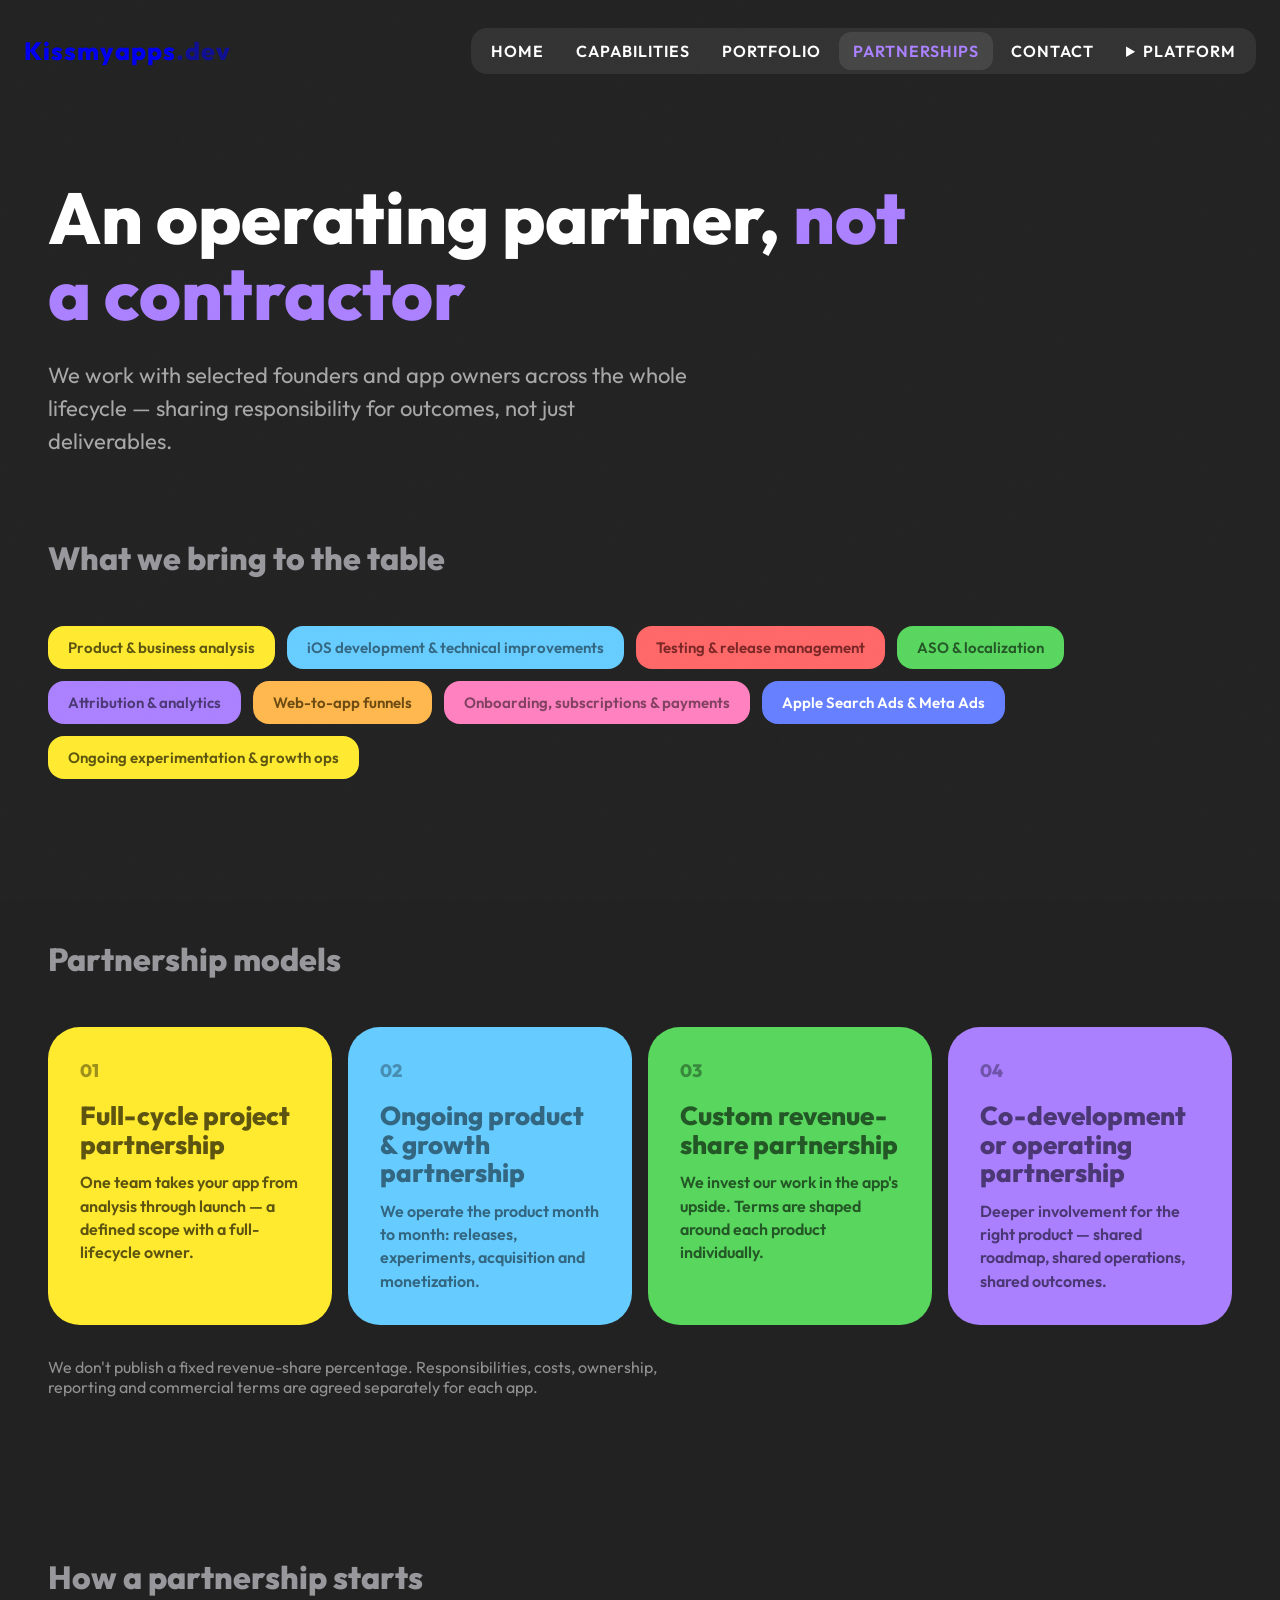
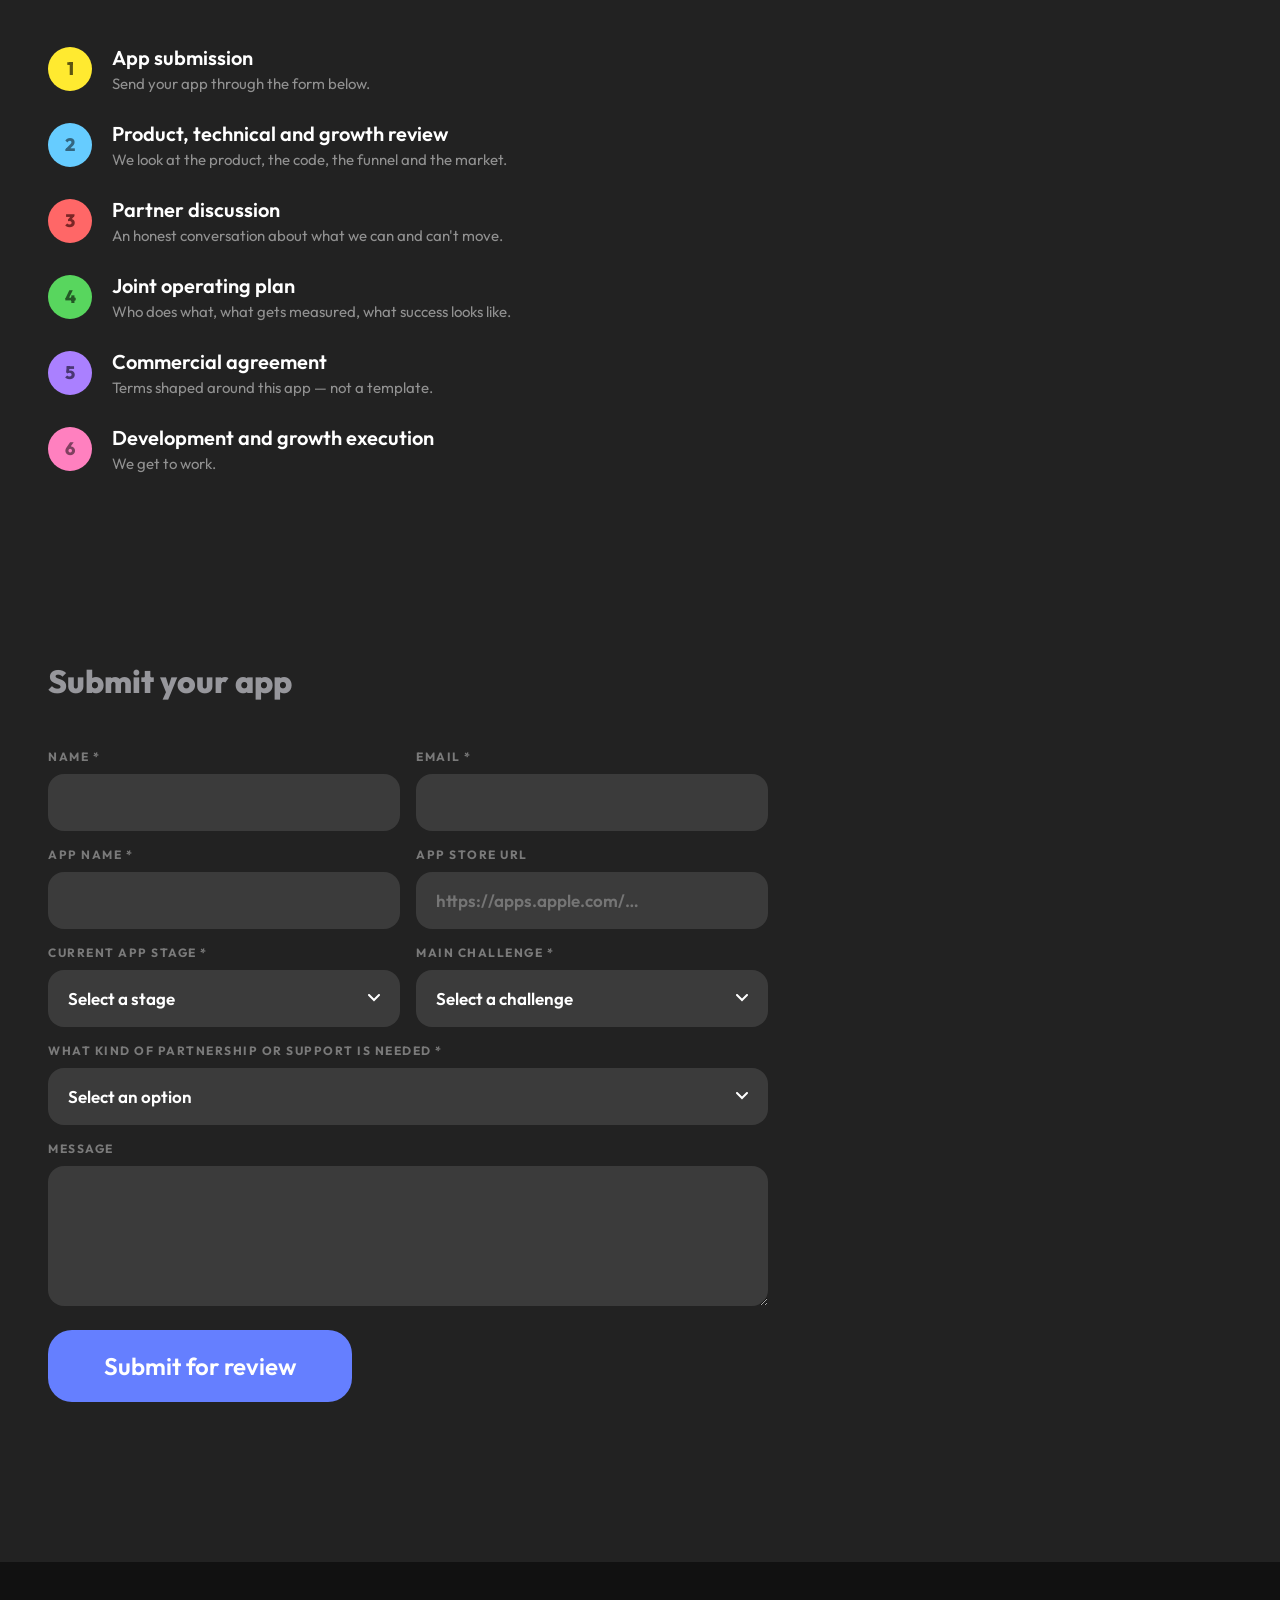
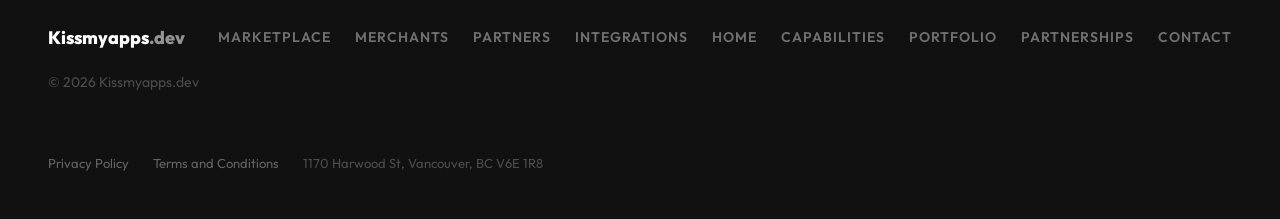
<file: partnerships.html>
<!DOCTYPE html>
<html lang="en">
<head>
  <meta charset="utf-8">
  <meta name="viewport" content="width=device-width, initial-scale=1">
  <title>Partnerships — Kissmyapps.dev</title>
  <meta name="description" content="Kissmyapps.dev partners with selected founders and app owners as a full-cycle operating partner — full-cycle project, ongoing growth, revenue-share and co-development partnerships.">
  <link rel="preconnect" href="https://fonts.googleapis.com">
  <link rel="preconnect" href="https://fonts.gstatic.com" crossorigin>
  <link href="https://fonts.googleapis.com/css2?family=Outfit:wght@400;600;700;800&display=swap" rel="stylesheet">
  <link rel="icon" href="favicon.svg" type="image/svg+xml">
  <link rel="icon" type="image/png" sizes="32x32" href="favicon-32.png">
  <link rel="apple-touch-icon" sizes="180x180" href="apple-touch-icon.png">
  <link rel="stylesheet" href="css/styles.css?v=7e999bd85a71">
</head>
<body>

  <div class="grain" aria-hidden="true"></div>

  <!-- NAV -->
  <nav class="nav">
    <div class="nav__inner">
      <a href="/" style="text-decoration: none;"><div class="brand">Kissmyapps<span class="brand__tld">.dev</span></div></a>
      <div class="nav__pill">
        <a href="/" class="nav__link nav__link--home">Home</a>
        <a href="/capabilities" class="nav__link nav__link--capabilities">Capabilities</a>
        <a href="/portfolio" class="nav__link nav__link--portfolio">Portfolio</a>
        <a href="/partnerships" class="nav__link nav__link--partnerships is-current" aria-current="page">Partnerships</a>
        <a href="/contact" class="nav__link nav__link--contact">Contact</a>
        <details class="platform-menu">
          <summary class="nav__link">Platform</summary>
          <div>
            <a href="/marketplace" class="nav__link nav__link--marketplace">Marketplace</a>
            <a href="/merchants" class="nav__link nav__link--merchants">Merchants</a>
            <a href="/partners" class="nav__link nav__link--partners">Partners</a>
            <a href="/integrations" class="nav__link nav__link--integrations">Integrations</a>
          </div>
        </details>
      </div>
      <button class="burger" id="burger" aria-label="Open menu" aria-expanded="false" aria-controls="menu">
        <span></span><span></span><span></span>
      </button>
    </div>
  </nav>

  <!-- MOBILE MENU OVERLAY -->
  <div class="menu" id="menu" role="dialog" aria-modal="true" aria-label="Menu" hidden>
    <div class="menu__head">
      <div class="brand">Kissmyapps<span class="brand__tld">.dev</span></div>
      <button class="menu__close" id="menuClose" aria-label="Close menu">✕</button>
    </div>
    <div class="menu__links">
      <a href="/" class="menu__link menu__link--home">Home</a>
      <a href="/capabilities" class="menu__link menu__link--capabilities">Capabilities</a>
      <a href="/portfolio" class="menu__link menu__link--portfolio">Portfolio</a>
      <a href="/partnerships" class="menu__link menu__link--partnerships" aria-current="page">Partnerships</a>
      <a href="/contact" class="menu__link menu__link--contact">Contact</a>
      <details class="platform-menu">
        <summary class="menu__link">Platform</summary>
        <div>
          <a href="/marketplace" class="menu__link menu__link--marketplace">Marketplace</a>
          <a href="/merchants" class="menu__link menu__link--merchants">Merchants</a>
          <a href="/partners" class="menu__link menu__link--partners">Partners</a>
          <a href="/integrations" class="menu__link menu__link--integrations">Integrations</a>
        </div>
      </details>
    </div>
  </div>

  <!-- PAGE HEAD -->
  <header class="page-head">
    <h1>An operating partner, <span style="color: #aa80ff;">not a contractor</span></h1>
    <p>We work with selected founders and app owners across the whole lifecycle — sharing responsibility for outcomes, not just deliverables.</p>
  </header>

  <!-- WHAT WE CONTRIBUTE -->
  <section class="page-section">
    <div class="section-label" data-reveal>What we bring to the table</div>
    <div class="resume__chips" data-reveal data-delay="150">
      <span class="chip-tag" style="background: #ffea30; color: #5c5410;">Product &amp; business analysis</span>
      <span class="chip-tag" style="background: #66ccff; color: #336680;">iOS development &amp; technical improvements</span>
      <span class="chip-tag" style="background: #ff6767; color: #7a2626;">Testing &amp; release management</span>
      <span class="chip-tag" style="background: #58d65e; color: #245726;">ASO &amp; localization</span>
      <span class="chip-tag" style="background: #aa80ff; color: #4a3773;">Attribution &amp; analytics</span>
      <span class="chip-tag" style="background: #ffb74d; color: #6b4a12;">Web-to-app funnels</span>
      <span class="chip-tag" style="background: #ff80bf; color: #804060;">Onboarding, subscriptions &amp; payments</span>
      <span class="chip-tag" style="background: #657fff; color: #ffffff;">Apple Search Ads &amp; Meta Ads</span>
      <span class="chip-tag" style="background: #ffea30; color: #5c5410;">Ongoing experimentation &amp; growth ops</span>
    </div>
  </section>

  <!-- PARTNERSHIP MODELS -->
  <section class="page-section">
    <div class="section-label" data-reveal>Partnership models</div>
    <div class="services__grid">

      <div class="service" data-reveal data-delay="0" style="background: #ffea30; color: #5c5410;">
        <div class="service__num">01</div>
        <h3>Full-cycle project partnership</h3>
        <p>One team takes your app from analysis through launch — a defined scope with a full-lifecycle owner.</p>
      </div>

      <div class="service" data-reveal data-delay="100" style="background: #66ccff; color: #336680;">
        <div class="service__num">02</div>
        <h3>Ongoing product &amp; growth partnership</h3>
        <p>We operate the product month to month: releases, experiments, acquisition and monetization.</p>
      </div>

      <div class="service" data-reveal data-delay="200" style="background: #58d65e; color: #245726;">
        <div class="service__num">03</div>
        <h3>Custom revenue-share partnership</h3>
        <p>We invest our work in the app's upside. Terms are shaped around each product individually.</p>
      </div>

      <div class="service" data-reveal data-delay="300" style="background: #aa80ff; color: #4a3773;">
        <div class="service__num">04</div>
        <h3>Co-development or operating partnership</h3>
        <p>Deeper involvement for the right product — shared roadmap, shared operations, shared outcomes.</p>
      </div>

    </div>
    <p data-reveal style="font-size: 16px; color: rgba(255,255,255,0.5); margin: 32px 0 0; max-width: 640px;">We don't publish a fixed revenue-share percentage. Responsibilities, costs, ownership, reporting and commercial terms are agreed separately for each app.</p>
  </section>

  <!-- PROCESS -->
  <section class="page-section">
    <div class="section-label" data-reveal>How a partnership starts</div>
    <ol class="plist" data-reveal data-delay="150">
      <li><span class="plist__num" style="background: #ffea30; color: #5c5410;">1</span><span class="plist__text">App submission<small>Send your app through the form below.</small></span></li>
      <li><span class="plist__num" style="background: #66ccff; color: #336680;">2</span><span class="plist__text">Product, technical and growth review<small>We look at the product, the code, the funnel and the market.</small></span></li>
      <li><span class="plist__num" style="background: #ff6767; color: #7a2626;">3</span><span class="plist__text">Partner discussion<small>An honest conversation about what we can and can't move.</small></span></li>
      <li><span class="plist__num" style="background: #58d65e; color: #245726;">4</span><span class="plist__text">Joint operating plan<small>Who does what, what gets measured, what success looks like.</small></span></li>
      <li><span class="plist__num" style="background: #aa80ff; color: #4a3773;">5</span><span class="plist__text">Commercial agreement<small>Terms shaped around this app — not a template.</small></span></li>
      <li><span class="plist__num" style="background: #ff80bf; color: #804060;">6</span><span class="plist__text">Development and growth execution<small>We get to work.</small></span></li>
    </ol>
  </section>

  <!-- PARTNERSHIP FORM -->
  <section class="page-section" id="apply">
    <div class="section-label" data-reveal>Submit your app</div>
    <form class="form" data-form="partnership" data-reveal data-delay="150" novalidate>
      <div class="form__grid">
        <div class="form__field">
          <label for="p-name">Name *</label>
          <input id="p-name" name="name" type="text" required autocomplete="name">
        </div>
        <div class="form__field">
          <label for="p-email">Email *</label>
          <input id="p-email" name="email" type="email" required autocomplete="email">
        </div>
        <div class="form__field">
          <label for="p-app">App name *</label>
          <input id="p-app" name="app_name" type="text" required>
        </div>
        <div class="form__field">
          <label for="p-url">App Store URL</label>
          <input id="p-url" name="app_store_url" type="url" placeholder="https://apps.apple.com/…">
        </div>
        <div class="form__field">
          <label for="p-stage">Current app stage *</label>
          <select id="p-stage" name="stage" required>
            <option value="" selected disabled>Select a stage</option>
            <option>Idea / not built yet</option>
            <option>In development</option>
            <option>Live — under 10k downloads</option>
            <option>Live — 10k+ downloads</option>
            <option>Scaling / revenue-generating</option>
          </select>
        </div>
        <div class="form__field">
          <label for="p-challenge">Main challenge *</label>
          <select id="p-challenge" name="challenge" required>
            <option value="" selected disabled>Select a challenge</option>
            <option>Development / product quality</option>
            <option>Launch / App Store presence</option>
            <option>Growth / acquisition</option>
            <option>Monetization / revenue</option>
            <option>Retention</option>
            <option>Other</option>
          </select>
        </div>
        <div class="form__field form__field--full">
          <label for="p-kind">What kind of partnership or support is needed *</label>
          <select id="p-kind" name="partnership_kind" required>
            <option value="" selected disabled>Select an option</option>
            <option>Full-cycle project partnership</option>
            <option>Ongoing product &amp; growth partnership</option>
            <option>Custom revenue-share partnership</option>
            <option>Co-development or operating partnership</option>
            <option>Not sure yet — advise me</option>
          </select>
        </div>
        <div class="form__field form__field--full">
          <label for="p-message">Message</label>
          <textarea id="p-message" name="message" maxlength="5000"></textarea>
        </div>
      </div>
      <div class="form__hp" aria-hidden="true">
        <label>Leave this field empty<input type="text" name="_gotcha" tabindex="-1" autocomplete="off"></label>
      </div>
      <button type="submit" class="btn form__submit">Submit for review</button>
      <div class="form__status" role="status" aria-live="polite"></div>
    </form>
  </section>

  <!-- FOOTER -->
  <div class="band">
    <footer class="footer" style="padding-top: 64px;">
      <div class="brand brand--footer">Kissmyapps<span class="brand__tld">.dev</span></div>
      <div class="footer__nav">
<a href="/marketplace">Marketplace</a><a href="/merchants">Merchants</a><a href="/partners">Partners</a><a href="/integrations">Integrations</a>
        <a href="/">Home</a>
        <a href="/capabilities">Capabilities</a>
        <a href="/portfolio">Portfolio</a>
        <a href="/partnerships">Partnerships</a>
        <a href="/contact">Contact</a>
      </div>
      <div class="footer__meta">
        <span>© 2026 Kissmyapps.dev</span>
      </div>
    </footer>
    <div class="footer__legal">
      <a href="/privacy">Privacy Policy</a>
      <a href="/terms">Terms and Conditions</a>
      <span>1170 Harwood St, Vancouver, BC V6E 1R8</span>
    </div>
  </div>

  <script src="js/main.js?v=9228de6e2438"></script>
</body>
</html>
</file>
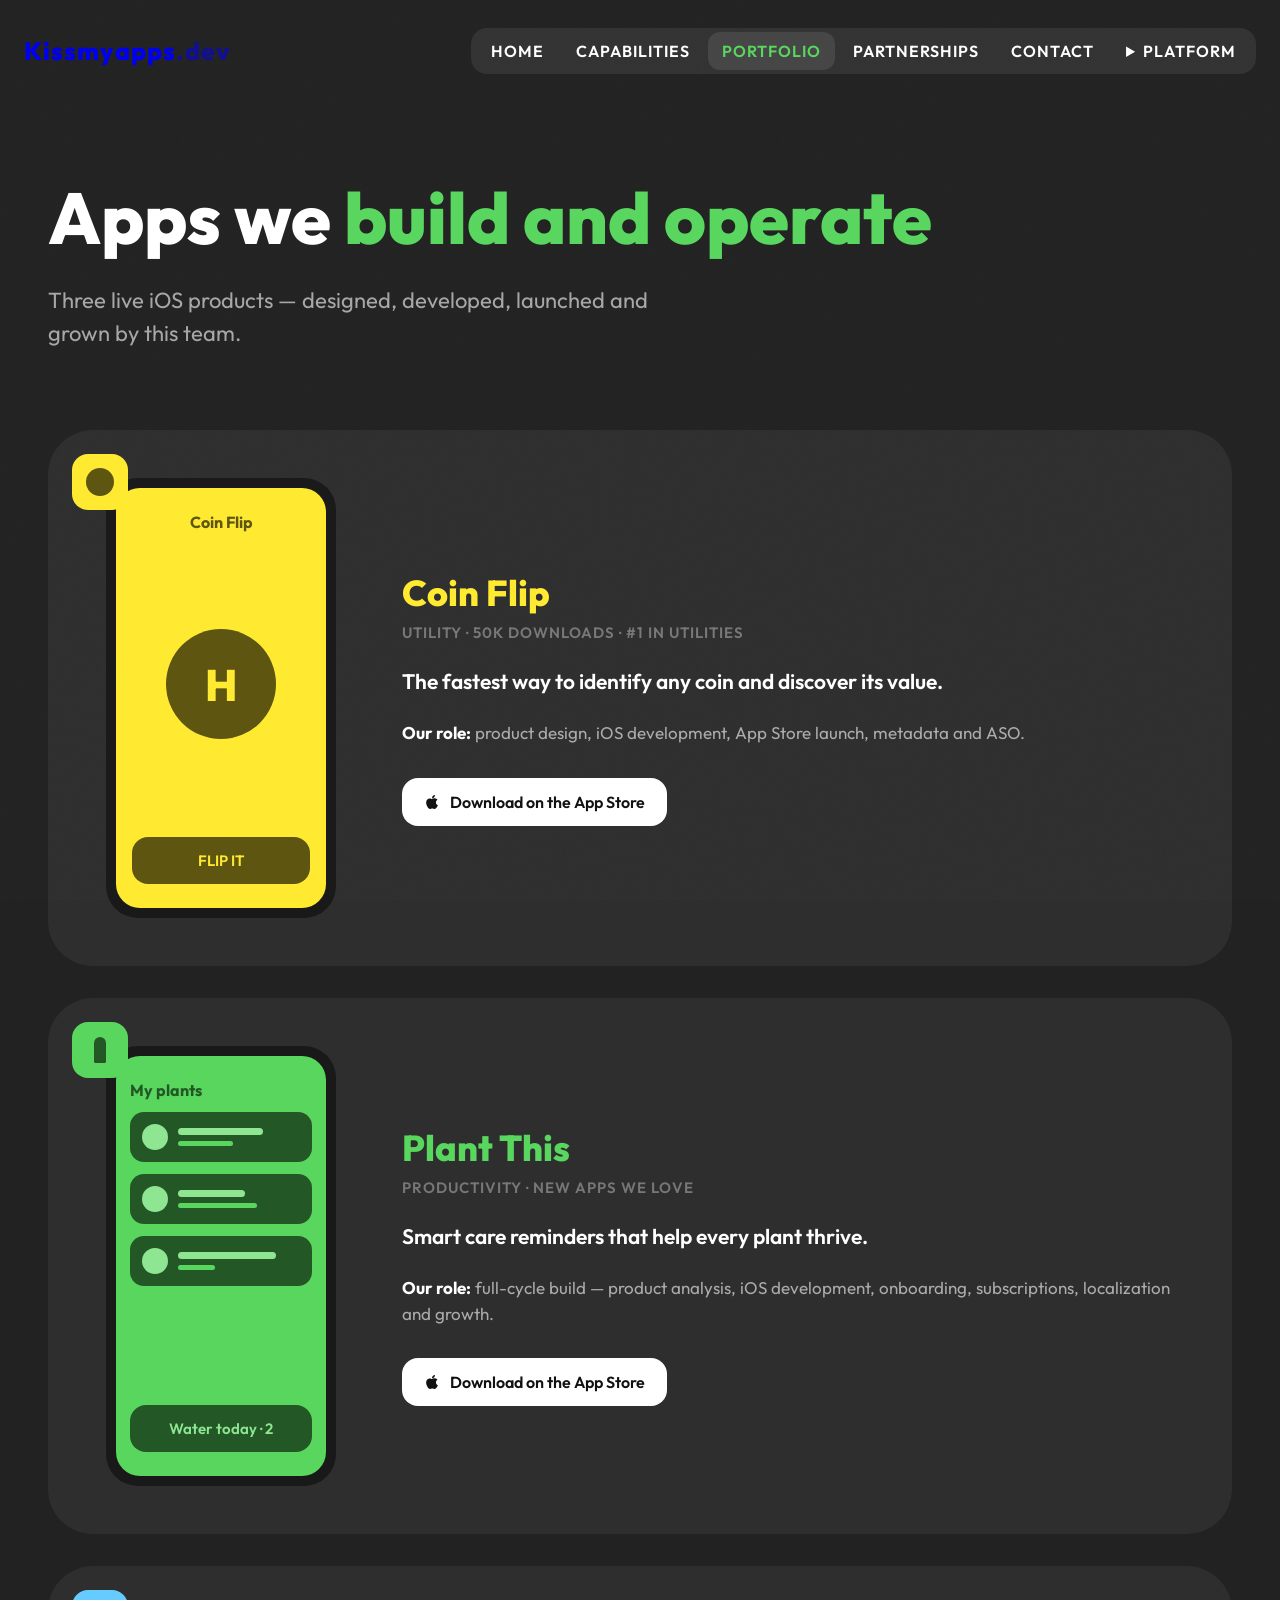
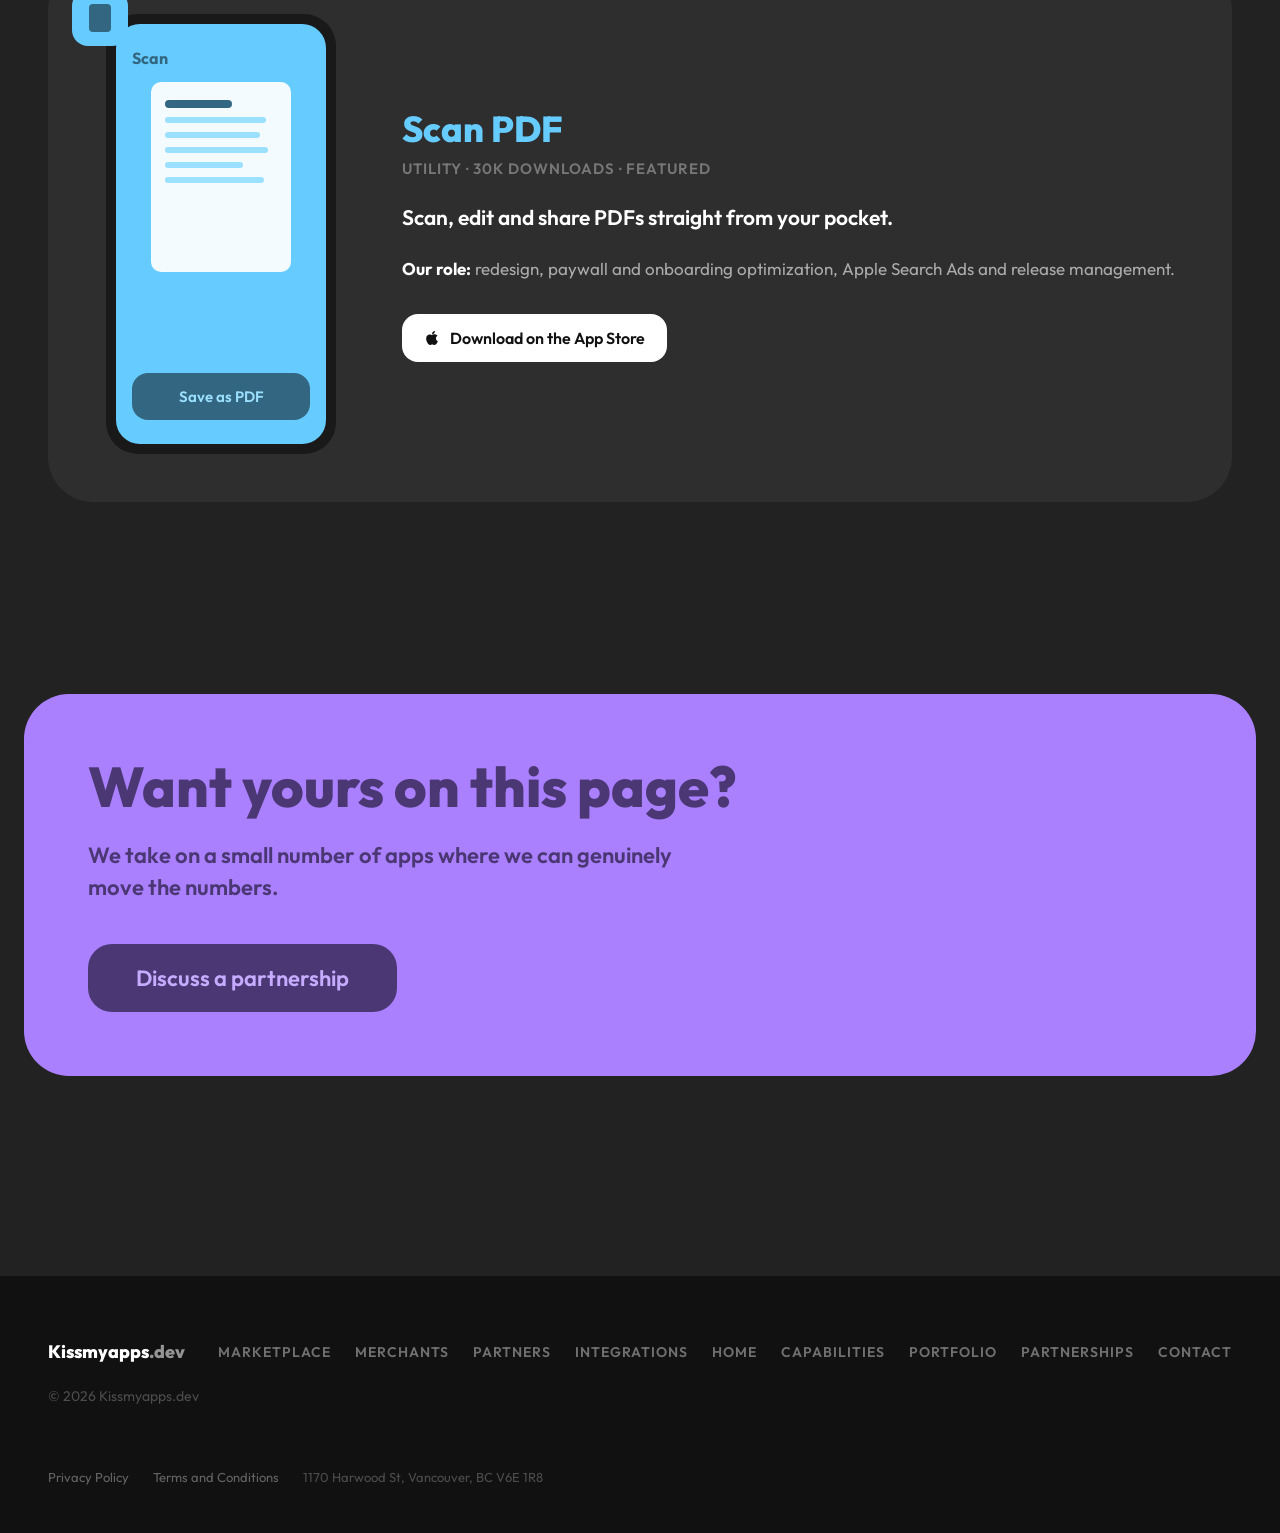
<file: portfolio.html>
<!DOCTYPE html>
<html lang="en">
<head>
  <meta charset="utf-8">
  <meta name="viewport" content="width=device-width, initial-scale=1">
  <title>Portfolio — Kissmyapps.dev</title>
  <meta name="description" content="Three iOS apps Kissmyapps.dev designs, builds and operates — Coin Flip, Plant Radar and PDF Scanner.">
  <link rel="preconnect" href="https://fonts.googleapis.com">
  <link rel="preconnect" href="https://fonts.gstatic.com" crossorigin>
  <link href="https://fonts.googleapis.com/css2?family=Outfit:wght@400;600;700;800&display=swap" rel="stylesheet">
  <link rel="icon" href="favicon.svg" type="image/svg+xml">
  <link rel="icon" type="image/png" sizes="32x32" href="favicon-32.png">
  <link rel="apple-touch-icon" sizes="180x180" href="apple-touch-icon.png">
  <link rel="stylesheet" href="css/styles.css?v=7e999bd85a71">
</head>
<body>

  <div class="grain" aria-hidden="true"></div>

  <!-- NAV -->
  <nav class="nav">
    <div class="nav__inner">
      <a href="/" style="text-decoration: none;"><div class="brand">Kissmyapps<span class="brand__tld">.dev</span></div></a>
      <div class="nav__pill">
        <a href="/" class="nav__link nav__link--home">Home</a>
        <a href="/capabilities" class="nav__link nav__link--capabilities">Capabilities</a>
        <a href="/portfolio" class="nav__link nav__link--portfolio is-current" aria-current="page">Portfolio</a>
        <a href="/partnerships" class="nav__link nav__link--partnerships">Partnerships</a>
        <a href="/contact" class="nav__link nav__link--contact">Contact</a>
        <details class="platform-menu">
          <summary class="nav__link">Platform</summary>
          <div>
            <a href="/marketplace" class="nav__link nav__link--marketplace">Marketplace</a>
            <a href="/merchants" class="nav__link nav__link--merchants">Merchants</a>
            <a href="/partners" class="nav__link nav__link--partners">Partners</a>
            <a href="/integrations" class="nav__link nav__link--integrations">Integrations</a>
          </div>
        </details>
      </div>
      <button class="burger" id="burger" aria-label="Open menu" aria-expanded="false" aria-controls="menu">
        <span></span><span></span><span></span>
      </button>
    </div>
  </nav>

  <!-- MOBILE MENU OVERLAY -->
  <div class="menu" id="menu" role="dialog" aria-modal="true" aria-label="Menu" hidden>
    <div class="menu__head">
      <div class="brand">Kissmyapps<span class="brand__tld">.dev</span></div>
      <button class="menu__close" id="menuClose" aria-label="Close menu">✕</button>
    </div>
    <div class="menu__links">
      <a href="/" class="menu__link menu__link--home">Home</a>
      <a href="/capabilities" class="menu__link menu__link--capabilities">Capabilities</a>
      <a href="/portfolio" class="menu__link menu__link--portfolio" aria-current="page">Portfolio</a>
      <a href="/partnerships" class="menu__link menu__link--partnerships">Partnerships</a>
      <a href="/contact" class="menu__link menu__link--contact">Contact</a>
      <details class="platform-menu">
        <summary class="menu__link">Platform</summary>
        <div>
          <a href="/marketplace" class="menu__link menu__link--marketplace">Marketplace</a>
          <a href="/merchants" class="menu__link menu__link--merchants">Merchants</a>
          <a href="/partners" class="menu__link menu__link--partners">Partners</a>
          <a href="/integrations" class="menu__link menu__link--integrations">Integrations</a>
        </div>
      </details>
    </div>
  </div>

  <!-- PAGE HEAD -->
  <header class="page-head">
    <h1>Apps we <span style="color: #58d65e;">build and operate</span></h1>
    <p>Three live iOS products — designed, developed, launched and grown by this team.</p>
  </header>

  <!-- APPS -->
  <section class="page-section">

    <!-- Coin Flip -->
    <article class="pf" data-reveal>
      <div class="card__icon" style="background: #ffea30;" aria-hidden="true">
        <div style="width: 28px; height: 28px; border-radius: 50%; background: #5c5410;"></div>
      </div>
      <div class="pf__mock" aria-hidden="true">
        <div class="phone">
          <div class="phone__screen" style="background: #ffea30;">
            <div class="app-cf">
              <div class="app-cf__title">Coin Flip</div>
              <div class="app-cf__coin">H</div>
              <div class="app-cf__btn">FLIP IT</div>
            </div>
          </div>
        </div>
      </div>
      <div class="pf__body">
        <h2 style="color: #ffea30;">Coin Flip</h2>
        <div class="pf__meta">Utility · 50K downloads · #1 in Utilities</div>
        <p class="pf__desc">The fastest way to identify any coin and discover its value.</p>
        <p class="pf__role"><strong>Our role:</strong> product design, iOS development, App Store launch, metadata and ASO.</p>
        <a href="https://apps.apple.com/app/coin-flip-scan-id-price-value/id6747362186" target="_blank" rel="noopener noreferrer" class="store-btn"><svg viewBox="0 0 384 512" aria-hidden="true"><path d="M318.7 268.7c-.2-36.7 16.4-64.4 50-84.8-18.8-26.9-47.2-41.7-84.7-44.6-35.5-2.8-74.3 20.7-88.5 20.7-15 0-49.4-19.7-76.4-19.7C63.3 141.2 4 184.8 4 273.5q0 39.3 14.4 81.2c12.8 36.7 59 126.7 107.2 125.2 25.2-.6 43-17.9 75.8-17.9 31.8 0 48.3 17.9 76.4 17.9 48.6-.7 90.4-82.5 102.6-119.3-65.2-30.7-61.7-90-61.7-91.9zm-56.6-164.2c27.3-32.4 24.8-61.9 24-72.5-24.1 1.4-52 16.4-67.9 34.9-17.5 19.8-27.8 44.3-25.6 71.9 26.1 2 49.9-11.4 69.5-34.3z"/></svg>Download on the App Store</a>
      </div>
    </article>

    <!-- Plant Radar -->
    <article class="pf" data-reveal>
      <div class="card__icon" style="background: #58d65e;" aria-hidden="true">
        <div style="width: 12px; height: 26px; border-radius: 8px 8px 2px 2px; background: #245726;"></div>
      </div>
      <div class="pf__mock" aria-hidden="true">
        <div class="phone">
          <div class="phone__screen" style="background: #58d65e;">
            <div class="app-pr">
              <div class="app-pr__title">My plants</div>
              <div class="app-pr__row">
                <div class="app-pr__dot"></div>
                <div class="app-pr__lines"><div style="width: 70%;"></div><div style="width: 45%;"></div></div>
              </div>
              <div class="app-pr__row">
                <div class="app-pr__dot"></div>
                <div class="app-pr__lines"><div style="width: 55%;"></div><div style="width: 65%;"></div></div>
              </div>
              <div class="app-pr__row">
                <div class="app-pr__dot"></div>
                <div class="app-pr__lines"><div style="width: 80%;"></div><div style="width: 30%;"></div></div>
              </div>
              <div class="app-pr__cta">Water today · 2</div>
            </div>
          </div>
        </div>
      </div>
      <div class="pf__body">
        <h2 style="color: #58d65e;">Plant This</h2>
        <div class="pf__meta">Productivity · New Apps We Love</div>
        <p class="pf__desc">Smart care reminders that help every plant thrive.</p>
        <p class="pf__role"><strong>Our role:</strong> full-cycle build — product analysis, iOS development, onboarding, subscriptions, localization and growth.</p>
        <a href="https://apps.apple.com/app/plant-this-id-leaf-identifier/id6788505989" target="_blank" rel="noopener noreferrer" class="store-btn"><svg viewBox="0 0 384 512" aria-hidden="true"><path d="M318.7 268.7c-.2-36.7 16.4-64.4 50-84.8-18.8-26.9-47.2-41.7-84.7-44.6-35.5-2.8-74.3 20.7-88.5 20.7-15 0-49.4-19.7-76.4-19.7C63.3 141.2 4 184.8 4 273.5q0 39.3 14.4 81.2c12.8 36.7 59 126.7 107.2 125.2 25.2-.6 43-17.9 75.8-17.9 31.8 0 48.3 17.9 76.4 17.9 48.6-.7 90.4-82.5 102.6-119.3-65.2-30.7-61.7-90-61.7-91.9zm-56.6-164.2c27.3-32.4 24.8-61.9 24-72.5-24.1 1.4-52 16.4-67.9 34.9-17.5 19.8-27.8 44.3-25.6 71.9 26.1 2 49.9-11.4 69.5-34.3z"/></svg>Download on the App Store</a>
      </div>
    </article>

    <!-- PDF Scanner -->
    <article class="pf" data-reveal>
      <div class="card__icon" style="background: #66ccff;" aria-hidden="true">
        <div style="width: 22px; height: 28px; border-radius: 4px; background: #336680;"></div>
      </div>
      <div class="pf__mock" aria-hidden="true">
        <div class="phone">
          <div class="phone__screen" style="background: #66ccff;">
            <div class="app-pdf">
              <div class="app-pdf__title">Scan</div>
              <div class="app-pdf__paper">
                <div style="height: 8px; width: 60%; background: #336680;"></div>
                <div style="width: 90%;"></div>
                <div style="width: 85%;"></div>
                <div style="width: 92%;"></div>
                <div style="width: 70%;"></div>
                <div style="width: 88%;"></div>
              </div>
              <div class="app-pdf__cta">Save as PDF</div>
            </div>
          </div>
        </div>
      </div>
      <div class="pf__body">
        <h2 style="color: #66ccff;">Scan PDF</h2>
        <div class="pf__meta">Utility · 30K downloads · Featured</div>
        <p class="pf__desc">Scan, edit and share PDFs straight from your pocket.</p>
        <p class="pf__role"><strong>Our role:</strong> redesign, paywall and onboarding optimization, Apple Search Ads and release management.</p>
        <a href="https://apps.apple.com/app/id6792221523" target="_blank" rel="noopener noreferrer" class="store-btn"><svg viewBox="0 0 384 512" aria-hidden="true"><path d="M318.7 268.7c-.2-36.7 16.4-64.4 50-84.8-18.8-26.9-47.2-41.7-84.7-44.6-35.5-2.8-74.3 20.7-88.5 20.7-15 0-49.4-19.7-76.4-19.7C63.3 141.2 4 184.8 4 273.5q0 39.3 14.4 81.2c12.8 36.7 59 126.7 107.2 125.2 25.2-.6 43-17.9 75.8-17.9 31.8 0 48.3 17.9 76.4 17.9 48.6-.7 90.4-82.5 102.6-119.3-65.2-30.7-61.7-90-61.7-91.9zm-56.6-164.2c27.3-32.4 24.8-61.9 24-72.5-24.1 1.4-52 16.4-67.9 34.9-17.5 19.8-27.8 44.3-25.6 71.9 26.1 2 49.9-11.4 69.5-34.3z"/></svg>Download on the App Store</a>
      </div>
    </article>

  </section>

  <!-- CLOSING CTA -->
  <section class="partner-cta">
    <div class="cta-card cta-card--violet" data-reveal>
      <div style="flex: 1 1 480px; min-width: 280px;">
        <h2>Want yours on this page?</h2>
        <p>We take on a small number of apps where we can genuinely move the numbers.</p>
        <a href="/partnerships" class="btn btn--onviolet">Discuss a partnership</a>
      </div>
    </div>
  </section>

  <!-- FOOTER -->
  <div class="band">
    <footer class="footer" style="padding-top: 64px;">
      <div class="brand brand--footer">Kissmyapps<span class="brand__tld">.dev</span></div>
      <div class="footer__nav">
<a href="/marketplace">Marketplace</a><a href="/merchants">Merchants</a><a href="/partners">Partners</a><a href="/integrations">Integrations</a>
        <a href="/">Home</a>
        <a href="/capabilities">Capabilities</a>
        <a href="/portfolio">Portfolio</a>
        <a href="/partnerships">Partnerships</a>
        <a href="/contact">Contact</a>
      </div>
      <div class="footer__meta">
        <span>© 2026 Kissmyapps.dev</span>
      </div>
    </footer>
    <div class="footer__legal">
      <a href="/privacy">Privacy Policy</a>
      <a href="/terms">Terms and Conditions</a>
      <span>1170 Harwood St, Vancouver, BC V6E 1R8</span>
    </div>
  </div>

  <script src="js/main.js?v=9228de6e2438"></script>
</body>
</html>
</file>
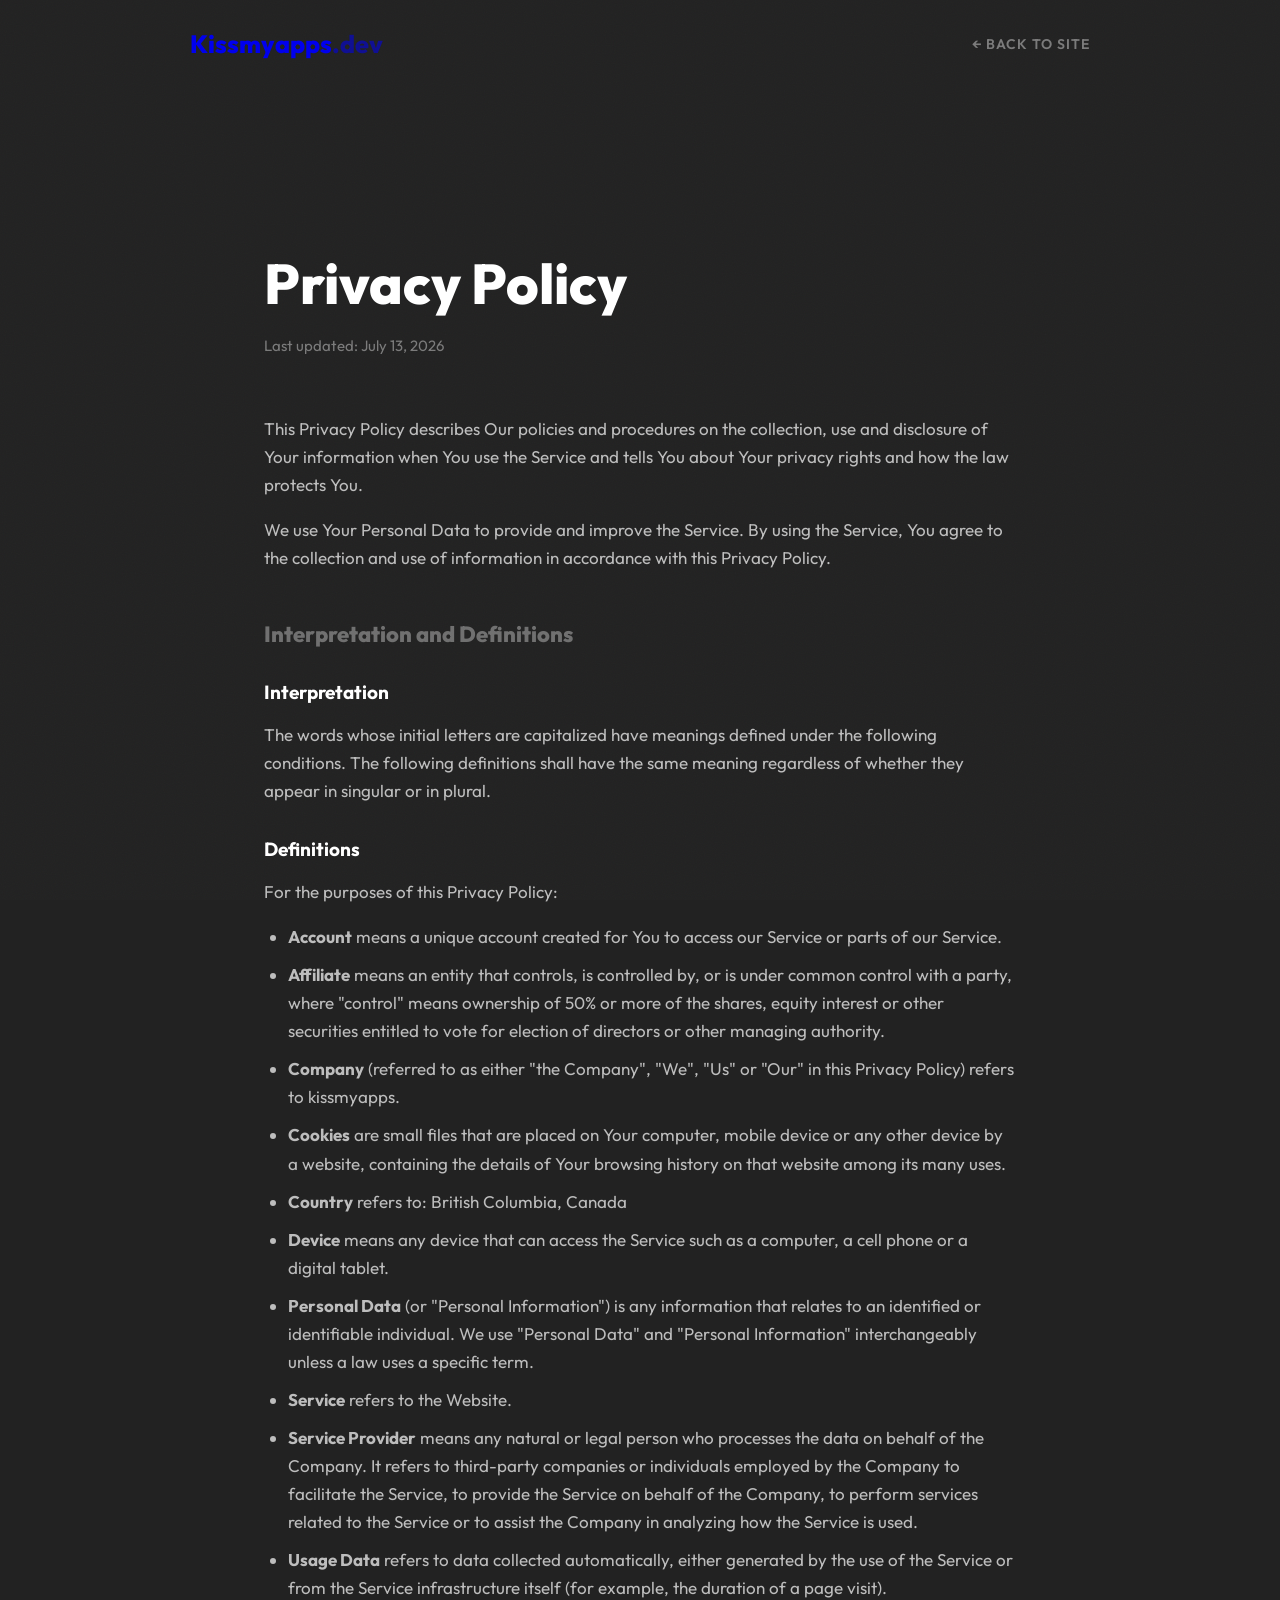
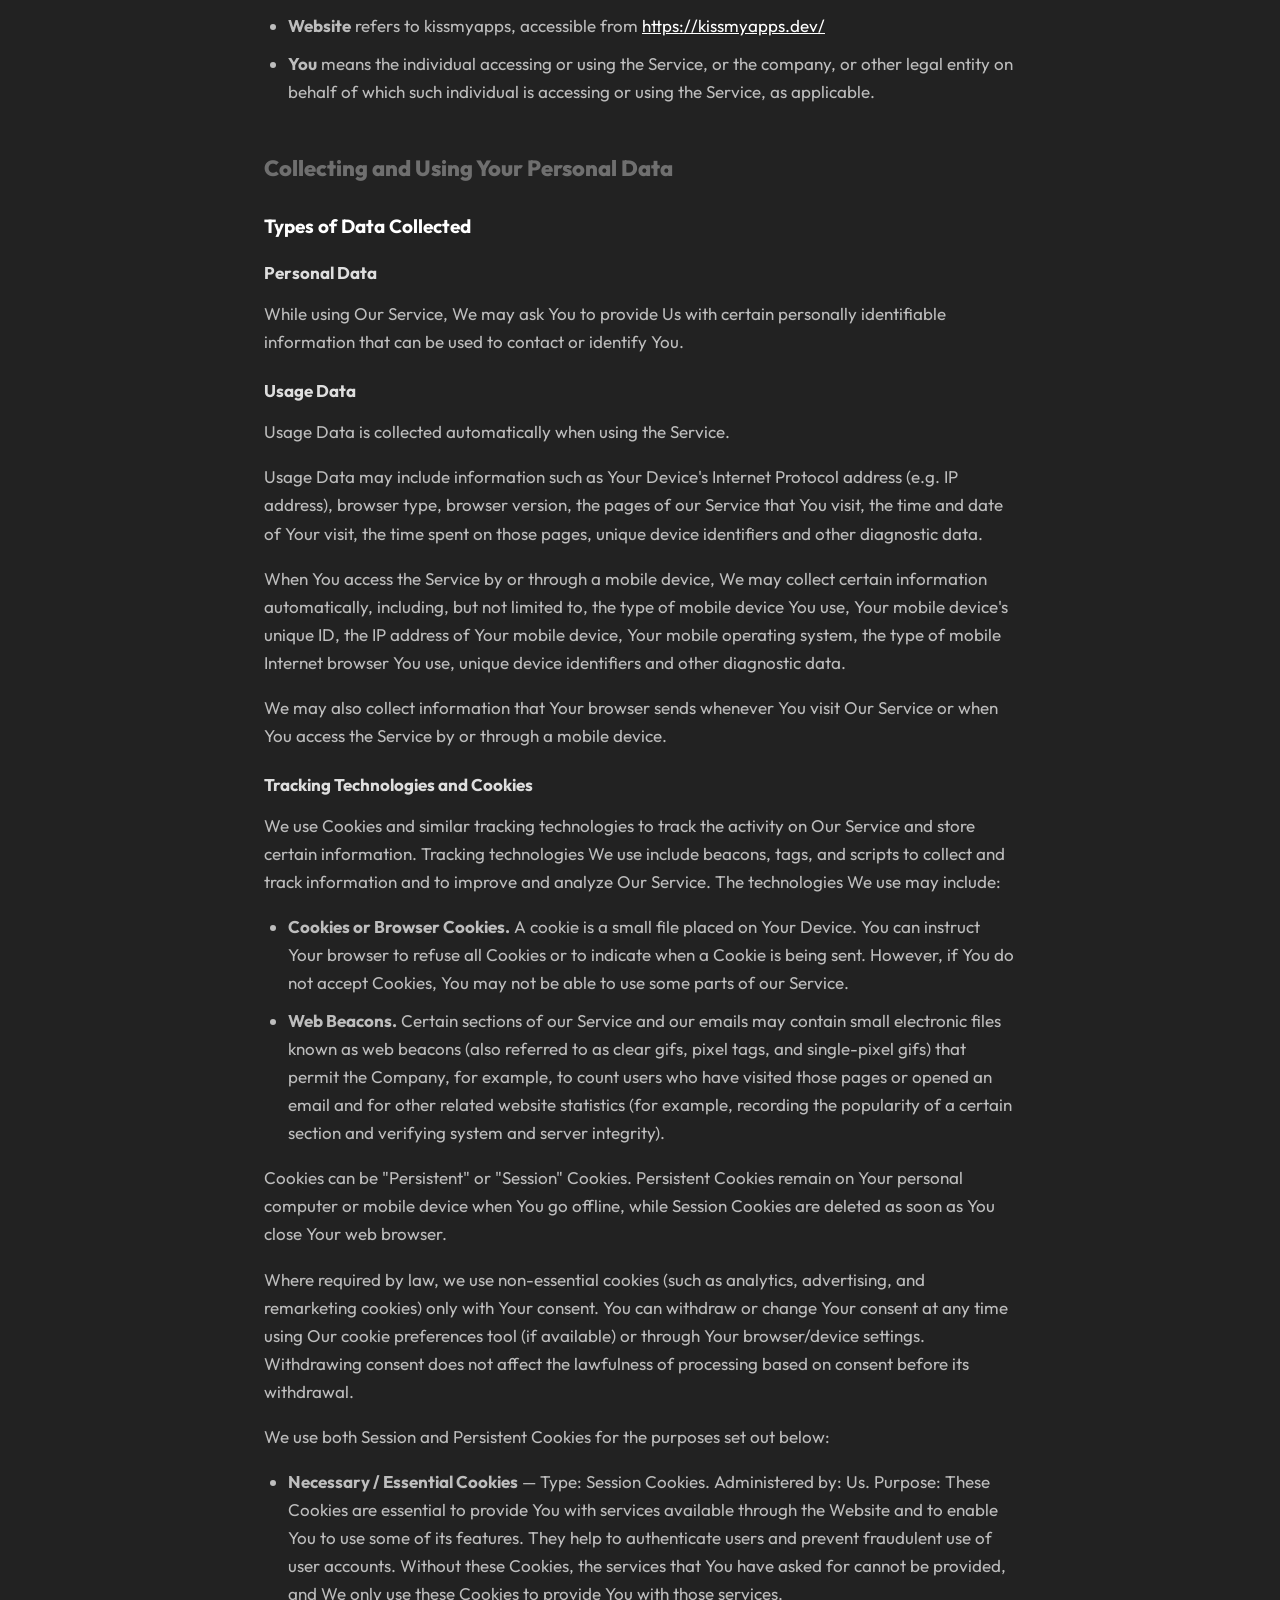
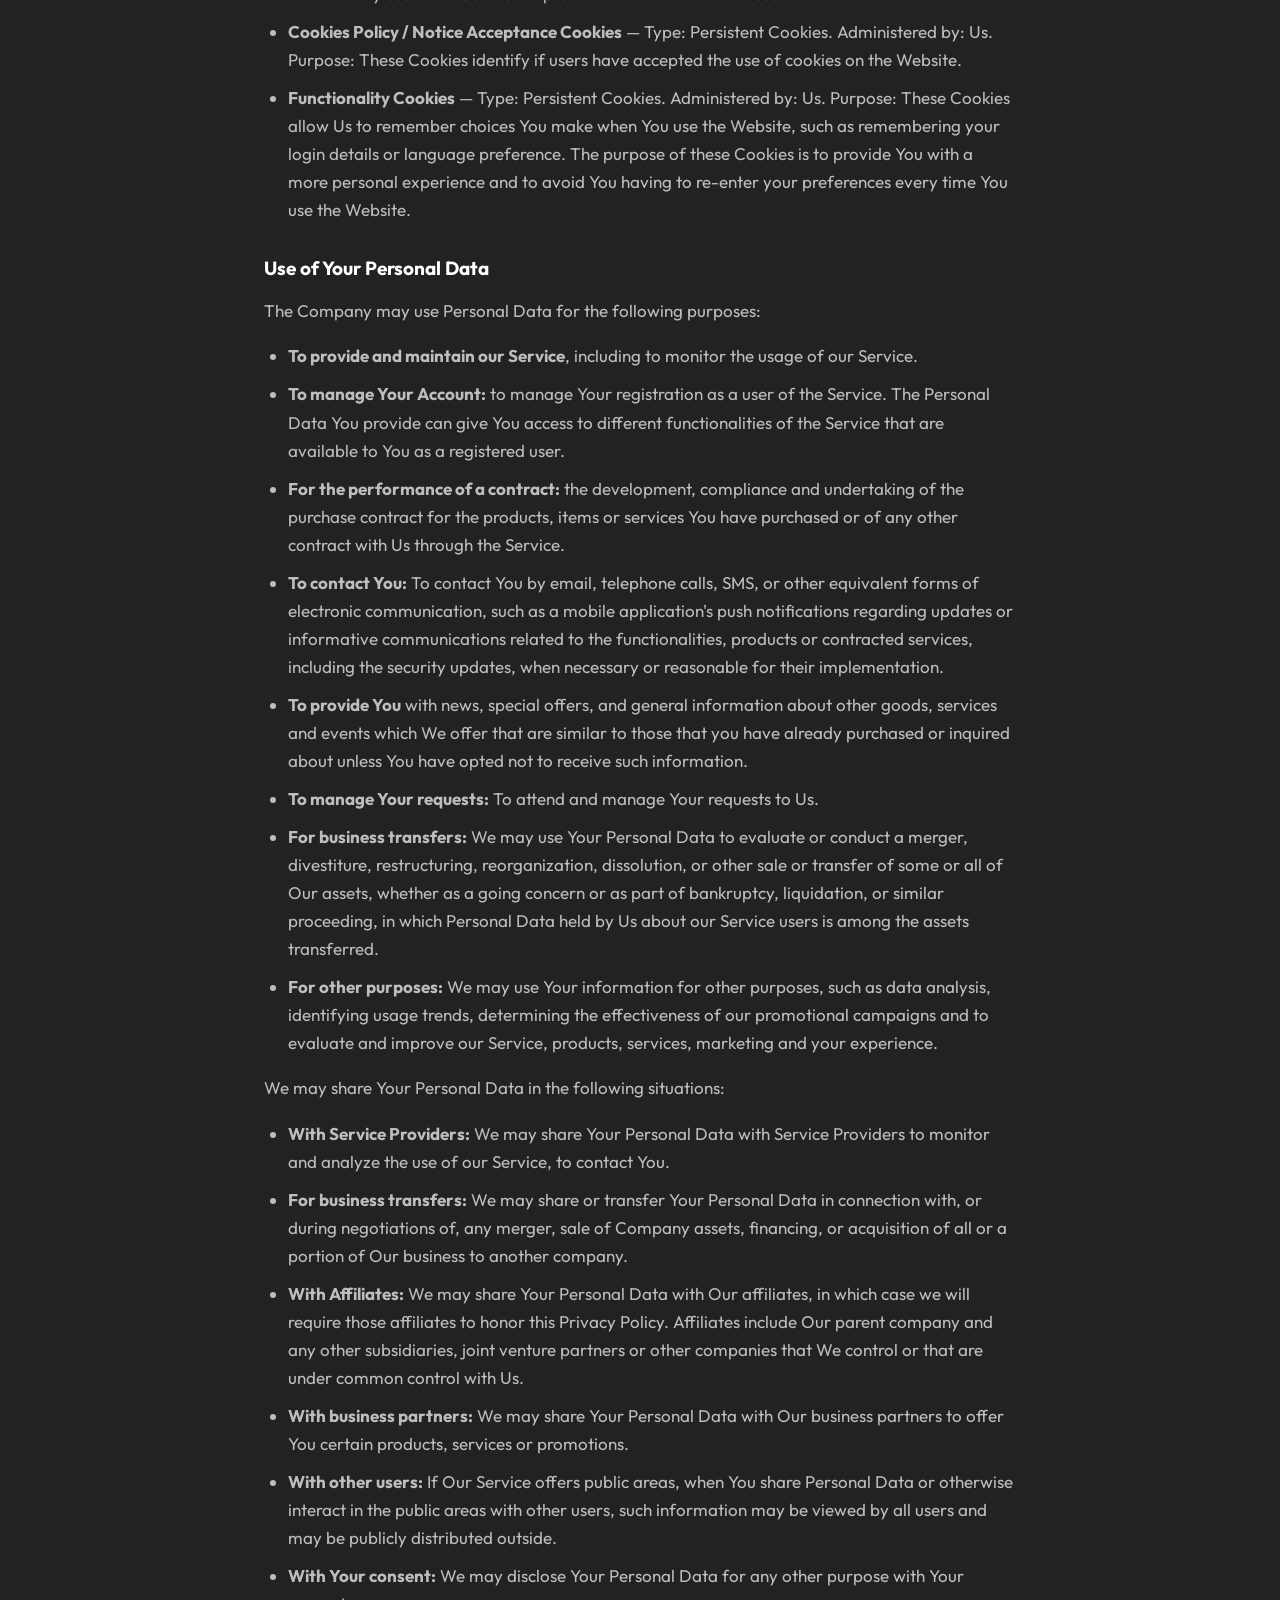
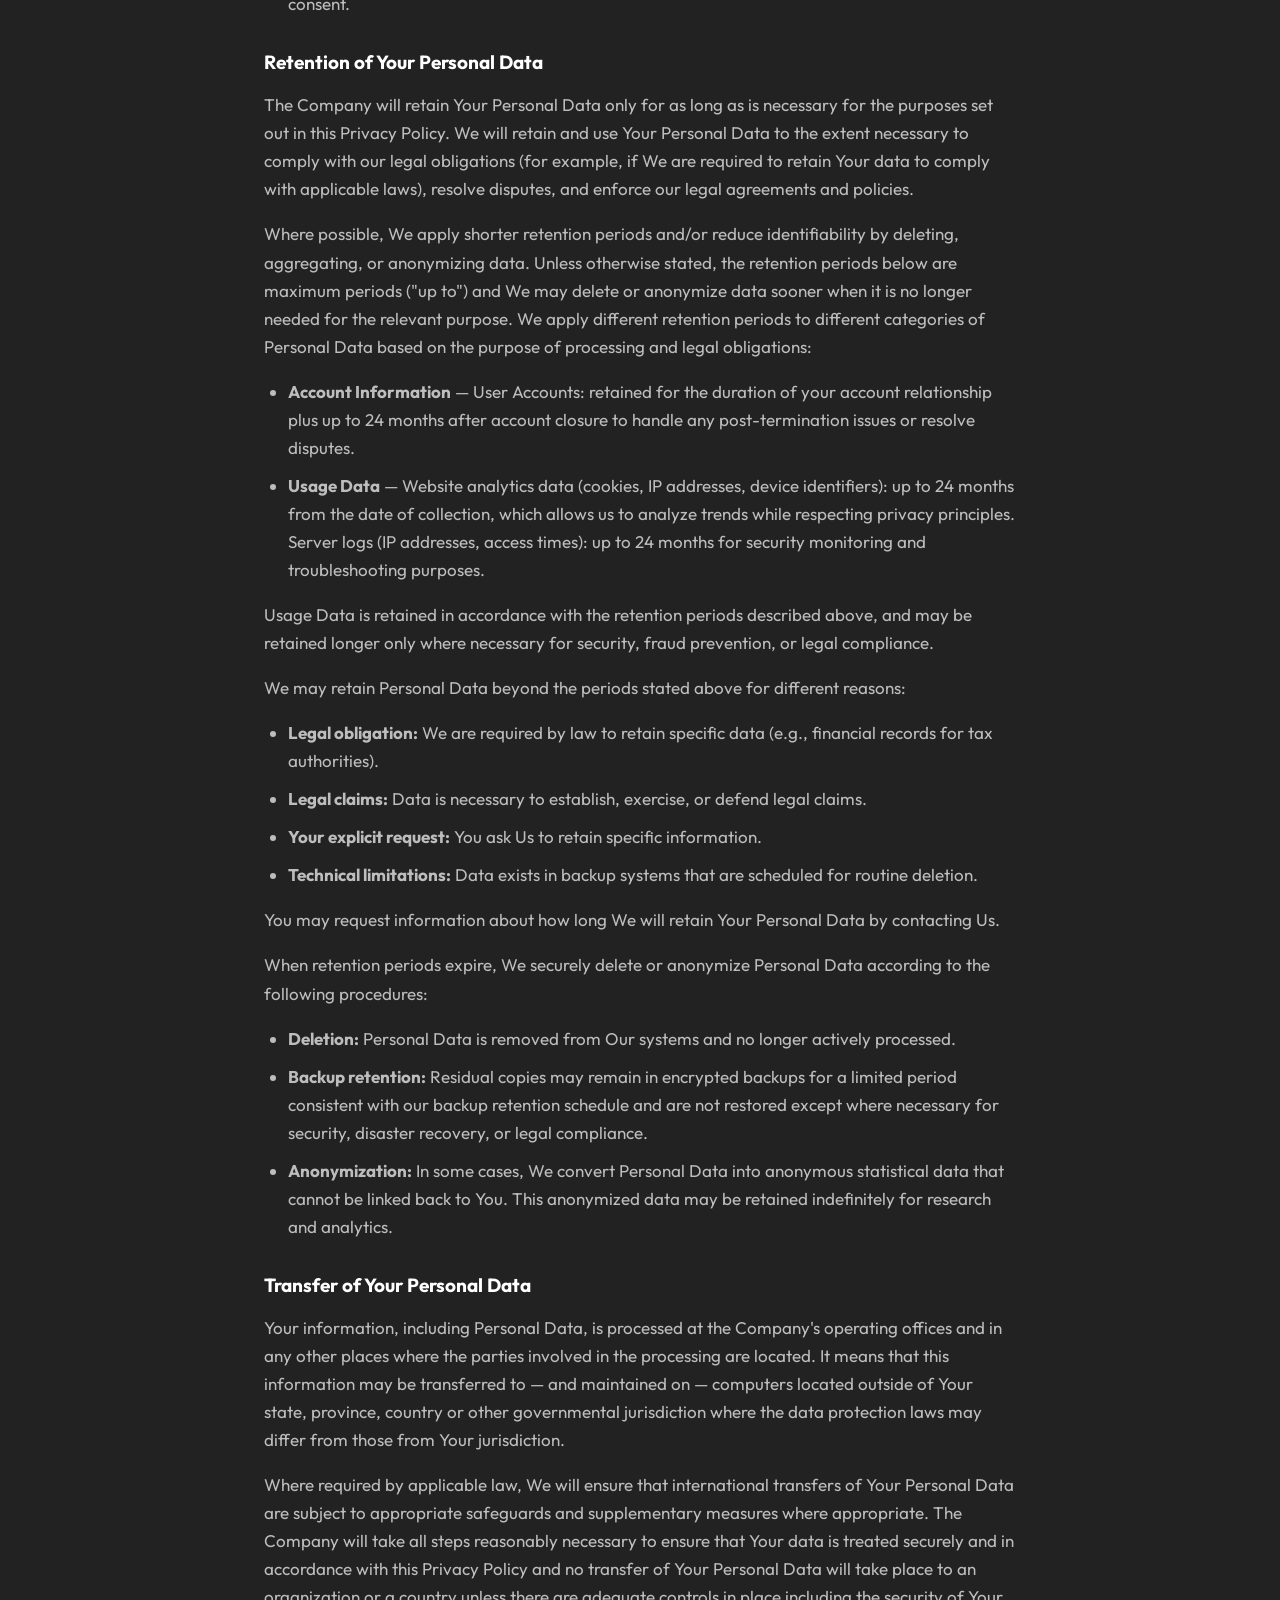
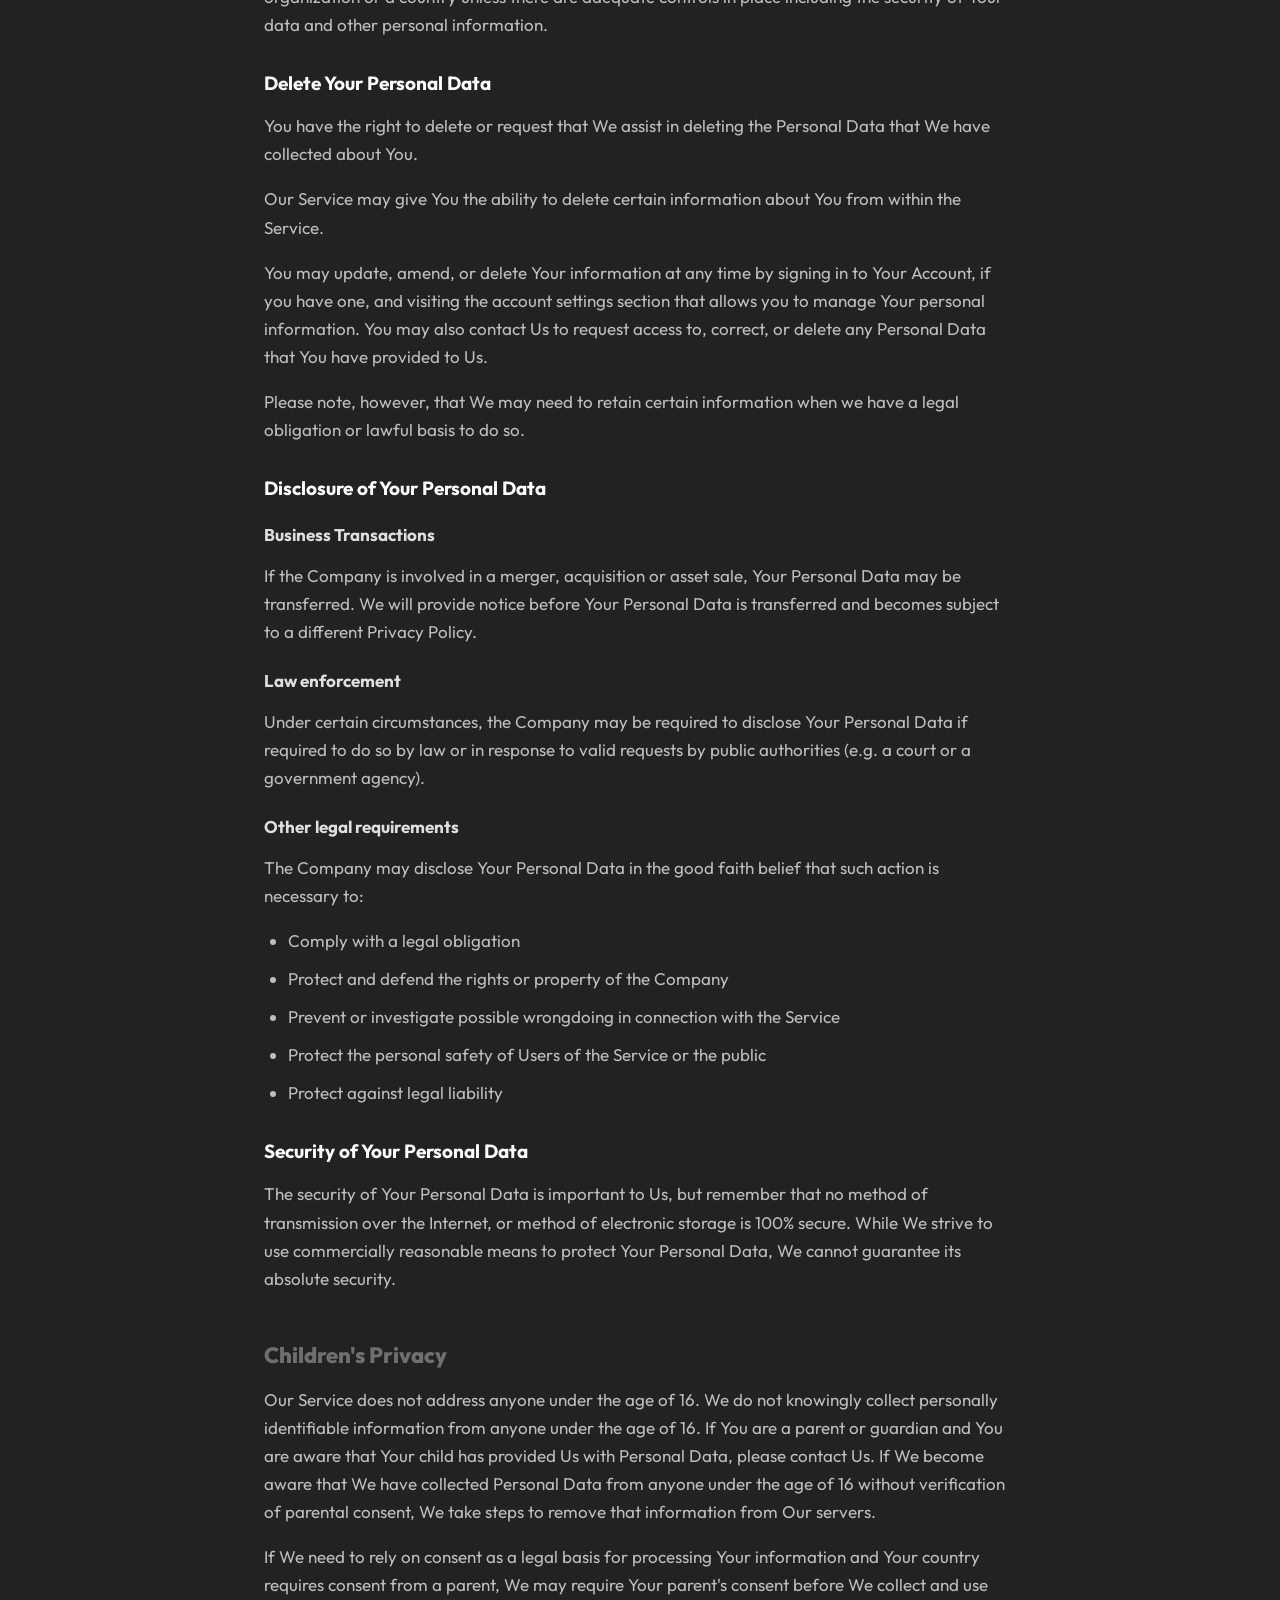
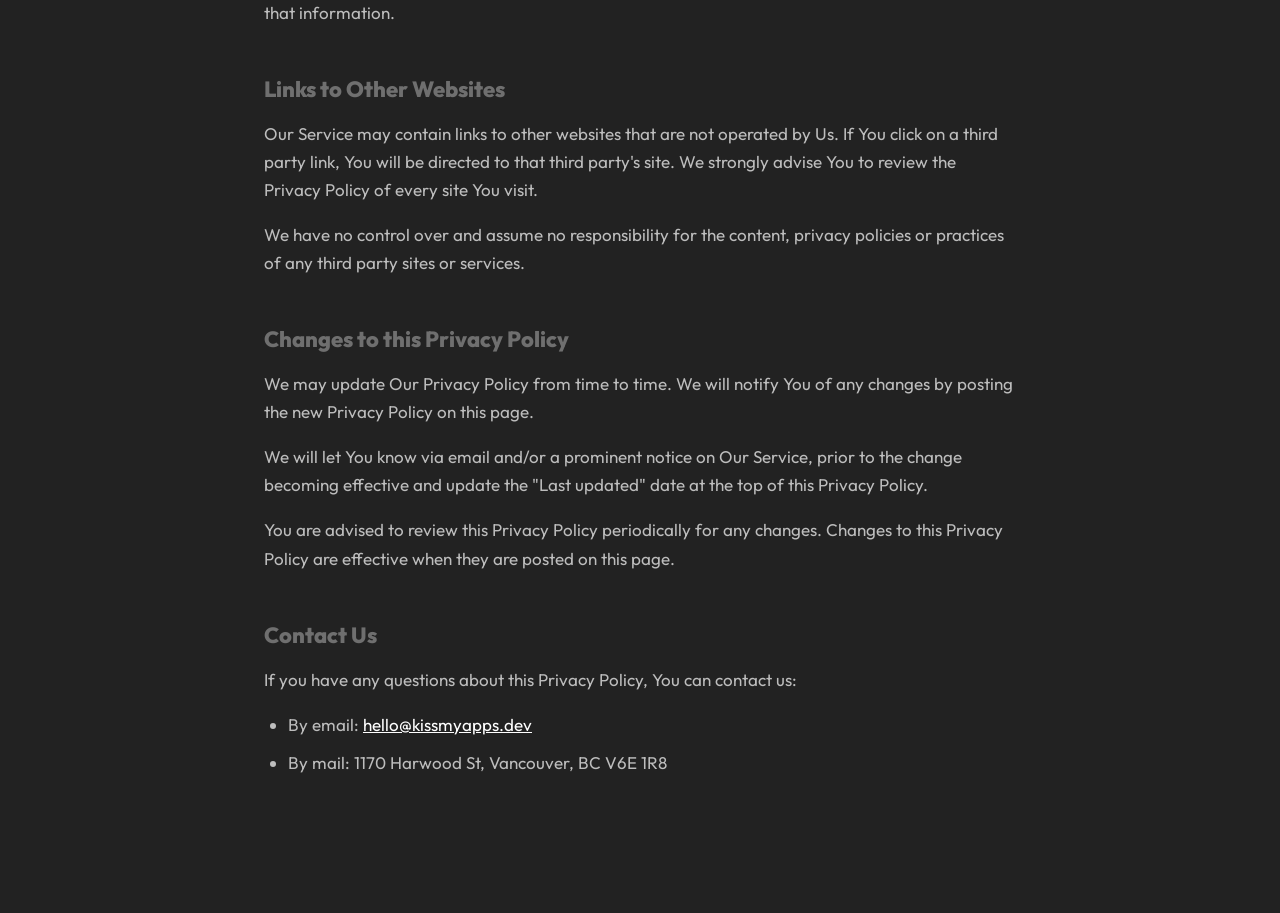
<file: privacy.html>
<!DOCTYPE html>
<html lang="en">
<head>
  <meta charset="utf-8">
  <meta name="viewport" content="width=device-width, initial-scale=1">
  <title>Privacy Policy — Kissmyapps.dev</title>
  <meta name="description" content="Privacy Policy for kissmyapps.dev.">
  <link rel="preconnect" href="https://fonts.googleapis.com">
  <link rel="preconnect" href="https://fonts.gstatic.com" crossorigin>
  <link href="https://fonts.googleapis.com/css2?family=Outfit:wght@400;600;700;800&display=swap" rel="stylesheet">
  <link rel="icon" href="favicon.svg" type="image/svg+xml">
  <link rel="icon" type="image/png" sizes="32x32" href="favicon-32.png">
  <link rel="apple-touch-icon" sizes="180x180" href="apple-touch-icon.png">
  <link rel="stylesheet" href="css/styles.css">
</head>
<body>

  <div class="grain" aria-hidden="true"></div>

  <nav class="resume-nav">
    <a href="/" style="text-decoration: none;"><div class="brand">Kissmyapps<span class="brand__tld">.dev</span></div></a>
    <a href="/" class="resume-nav__back">← Back to site</a>
  </nav>

  <main class="legal">
    <h1>Privacy Policy</h1>
    <p class="legal__date">Last updated: July 13, 2026</p>

    <p>This Privacy Policy describes Our policies and procedures on the collection, use and disclosure of Your information when You use the Service and tells You about Your privacy rights and how the law protects You.</p>
    <p>We use Your Personal Data to provide and improve the Service. By using the Service, You agree to the collection and use of information in accordance with this Privacy Policy.</p>

    <h2>Interpretation and Definitions</h2>
    <h3>Interpretation</h3>
    <p>The words whose initial letters are capitalized have meanings defined under the following conditions. The following definitions shall have the same meaning regardless of whether they appear in singular or in plural.</p>
    <h3>Definitions</h3>
    <p>For the purposes of this Privacy Policy:</p>
    <ul>
      <li><strong>Account</strong> means a unique account created for You to access our Service or parts of our Service.</li>
      <li><strong>Affiliate</strong> means an entity that controls, is controlled by, or is under common control with a party, where "control" means ownership of 50% or more of the shares, equity interest or other securities entitled to vote for election of directors or other managing authority.</li>
      <li><strong>Company</strong> (referred to as either "the Company", "We", "Us" or "Our" in this Privacy Policy) refers to kissmyapps.</li>
      <li><strong>Cookies</strong> are small files that are placed on Your computer, mobile device or any other device by a website, containing the details of Your browsing history on that website among its many uses.</li>
      <li><strong>Country</strong> refers to: British Columbia, Canada</li>
      <li><strong>Device</strong> means any device that can access the Service such as a computer, a cell phone or a digital tablet.</li>
      <li><strong>Personal Data</strong> (or "Personal Information") is any information that relates to an identified or identifiable individual. We use "Personal Data" and "Personal Information" interchangeably unless a law uses a specific term.</li>
      <li><strong>Service</strong> refers to the Website.</li>
      <li><strong>Service Provider</strong> means any natural or legal person who processes the data on behalf of the Company. It refers to third-party companies or individuals employed by the Company to facilitate the Service, to provide the Service on behalf of the Company, to perform services related to the Service or to assist the Company in analyzing how the Service is used.</li>
      <li><strong>Usage Data</strong> refers to data collected automatically, either generated by the use of the Service or from the Service infrastructure itself (for example, the duration of a page visit).</li>
      <li><strong>Website</strong> refers to kissmyapps, accessible from <a href="https://kissmyapps.dev/" style="color: #ffffff;">https://kissmyapps.dev/</a></li>
      <li><strong>You</strong> means the individual accessing or using the Service, or the company, or other legal entity on behalf of which such individual is accessing or using the Service, as applicable.</li>
    </ul>

    <h2>Collecting and Using Your Personal Data</h2>
    <h3>Types of Data Collected</h3>
    <h4>Personal Data</h4>
    <p>While using Our Service, We may ask You to provide Us with certain personally identifiable information that can be used to contact or identify You.</p>
    <h4>Usage Data</h4>
    <p>Usage Data is collected automatically when using the Service.</p>
    <p>Usage Data may include information such as Your Device's Internet Protocol address (e.g. IP address), browser type, browser version, the pages of our Service that You visit, the time and date of Your visit, the time spent on those pages, unique device identifiers and other diagnostic data.</p>
    <p>When You access the Service by or through a mobile device, We may collect certain information automatically, including, but not limited to, the type of mobile device You use, Your mobile device's unique ID, the IP address of Your mobile device, Your mobile operating system, the type of mobile Internet browser You use, unique device identifiers and other diagnostic data.</p>
    <p>We may also collect information that Your browser sends whenever You visit Our Service or when You access the Service by or through a mobile device.</p>
    <h4>Tracking Technologies and Cookies</h4>
    <p>We use Cookies and similar tracking technologies to track the activity on Our Service and store certain information. Tracking technologies We use include beacons, tags, and scripts to collect and track information and to improve and analyze Our Service. The technologies We use may include:</p>
    <ul>
      <li><strong>Cookies or Browser Cookies.</strong> A cookie is a small file placed on Your Device. You can instruct Your browser to refuse all Cookies or to indicate when a Cookie is being sent. However, if You do not accept Cookies, You may not be able to use some parts of our Service.</li>
      <li><strong>Web Beacons.</strong> Certain sections of our Service and our emails may contain small electronic files known as web beacons (also referred to as clear gifs, pixel tags, and single-pixel gifs) that permit the Company, for example, to count users who have visited those pages or opened an email and for other related website statistics (for example, recording the popularity of a certain section and verifying system and server integrity).</li>
    </ul>
    <p>Cookies can be "Persistent" or "Session" Cookies. Persistent Cookies remain on Your personal computer or mobile device when You go offline, while Session Cookies are deleted as soon as You close Your web browser.</p>
    <p>Where required by law, we use non-essential cookies (such as analytics, advertising, and remarketing cookies) only with Your consent. You can withdraw or change Your consent at any time using Our cookie preferences tool (if available) or through Your browser/device settings. Withdrawing consent does not affect the lawfulness of processing based on consent before its withdrawal.</p>
    <p>We use both Session and Persistent Cookies for the purposes set out below:</p>
    <ul>
      <li><strong>Necessary / Essential Cookies</strong> — Type: Session Cookies. Administered by: Us. Purpose: These Cookies are essential to provide You with services available through the Website and to enable You to use some of its features. They help to authenticate users and prevent fraudulent use of user accounts. Without these Cookies, the services that You have asked for cannot be provided, and We only use these Cookies to provide You with those services.</li>
      <li><strong>Cookies Policy / Notice Acceptance Cookies</strong> — Type: Persistent Cookies. Administered by: Us. Purpose: These Cookies identify if users have accepted the use of cookies on the Website.</li>
      <li><strong>Functionality Cookies</strong> — Type: Persistent Cookies. Administered by: Us. Purpose: These Cookies allow Us to remember choices You make when You use the Website, such as remembering your login details or language preference. The purpose of these Cookies is to provide You with a more personal experience and to avoid You having to re-enter your preferences every time You use the Website.</li>
    </ul>

    <h3>Use of Your Personal Data</h3>
    <p>The Company may use Personal Data for the following purposes:</p>
    <ul>
      <li><strong>To provide and maintain our Service</strong>, including to monitor the usage of our Service.</li>
      <li><strong>To manage Your Account:</strong> to manage Your registration as a user of the Service. The Personal Data You provide can give You access to different functionalities of the Service that are available to You as a registered user.</li>
      <li><strong>For the performance of a contract:</strong> the development, compliance and undertaking of the purchase contract for the products, items or services You have purchased or of any other contract with Us through the Service.</li>
      <li><strong>To contact You:</strong> To contact You by email, telephone calls, SMS, or other equivalent forms of electronic communication, such as a mobile application's push notifications regarding updates or informative communications related to the functionalities, products or contracted services, including the security updates, when necessary or reasonable for their implementation.</li>
      <li><strong>To provide You</strong> with news, special offers, and general information about other goods, services and events which We offer that are similar to those that you have already purchased or inquired about unless You have opted not to receive such information.</li>
      <li><strong>To manage Your requests:</strong> To attend and manage Your requests to Us.</li>
      <li><strong>For business transfers:</strong> We may use Your Personal Data to evaluate or conduct a merger, divestiture, restructuring, reorganization, dissolution, or other sale or transfer of some or all of Our assets, whether as a going concern or as part of bankruptcy, liquidation, or similar proceeding, in which Personal Data held by Us about our Service users is among the assets transferred.</li>
      <li><strong>For other purposes:</strong> We may use Your information for other purposes, such as data analysis, identifying usage trends, determining the effectiveness of our promotional campaigns and to evaluate and improve our Service, products, services, marketing and your experience.</li>
    </ul>
    <p>We may share Your Personal Data in the following situations:</p>
    <ul>
      <li><strong>With Service Providers:</strong> We may share Your Personal Data with Service Providers to monitor and analyze the use of our Service, to contact You.</li>
      <li><strong>For business transfers:</strong> We may share or transfer Your Personal Data in connection with, or during negotiations of, any merger, sale of Company assets, financing, or acquisition of all or a portion of Our business to another company.</li>
      <li><strong>With Affiliates:</strong> We may share Your Personal Data with Our affiliates, in which case we will require those affiliates to honor this Privacy Policy. Affiliates include Our parent company and any other subsidiaries, joint venture partners or other companies that We control or that are under common control with Us.</li>
      <li><strong>With business partners:</strong> We may share Your Personal Data with Our business partners to offer You certain products, services or promotions.</li>
      <li><strong>With other users:</strong> If Our Service offers public areas, when You share Personal Data or otherwise interact in the public areas with other users, such information may be viewed by all users and may be publicly distributed outside.</li>
      <li><strong>With Your consent:</strong> We may disclose Your Personal Data for any other purpose with Your consent.</li>
    </ul>

    <h3>Retention of Your Personal Data</h3>
    <p>The Company will retain Your Personal Data only for as long as is necessary for the purposes set out in this Privacy Policy. We will retain and use Your Personal Data to the extent necessary to comply with our legal obligations (for example, if We are required to retain Your data to comply with applicable laws), resolve disputes, and enforce our legal agreements and policies.</p>
    <p>Where possible, We apply shorter retention periods and/or reduce identifiability by deleting, aggregating, or anonymizing data. Unless otherwise stated, the retention periods below are maximum periods ("up to") and We may delete or anonymize data sooner when it is no longer needed for the relevant purpose. We apply different retention periods to different categories of Personal Data based on the purpose of processing and legal obligations:</p>
    <ul>
      <li><strong>Account Information</strong> — User Accounts: retained for the duration of your account relationship plus up to 24 months after account closure to handle any post-termination issues or resolve disputes.</li>
      <li><strong>Usage Data</strong> — Website analytics data (cookies, IP addresses, device identifiers): up to 24 months from the date of collection, which allows us to analyze trends while respecting privacy principles. Server logs (IP addresses, access times): up to 24 months for security monitoring and troubleshooting purposes.</li>
    </ul>
    <p>Usage Data is retained in accordance with the retention periods described above, and may be retained longer only where necessary for security, fraud prevention, or legal compliance.</p>
    <p>We may retain Personal Data beyond the periods stated above for different reasons:</p>
    <ul>
      <li><strong>Legal obligation:</strong> We are required by law to retain specific data (e.g., financial records for tax authorities).</li>
      <li><strong>Legal claims:</strong> Data is necessary to establish, exercise, or defend legal claims.</li>
      <li><strong>Your explicit request:</strong> You ask Us to retain specific information.</li>
      <li><strong>Technical limitations:</strong> Data exists in backup systems that are scheduled for routine deletion.</li>
    </ul>
    <p>You may request information about how long We will retain Your Personal Data by contacting Us.</p>
    <p>When retention periods expire, We securely delete or anonymize Personal Data according to the following procedures:</p>
    <ul>
      <li><strong>Deletion:</strong> Personal Data is removed from Our systems and no longer actively processed.</li>
      <li><strong>Backup retention:</strong> Residual copies may remain in encrypted backups for a limited period consistent with our backup retention schedule and are not restored except where necessary for security, disaster recovery, or legal compliance.</li>
      <li><strong>Anonymization:</strong> In some cases, We convert Personal Data into anonymous statistical data that cannot be linked back to You. This anonymized data may be retained indefinitely for research and analytics.</li>
    </ul>

    <h3>Transfer of Your Personal Data</h3>
    <p>Your information, including Personal Data, is processed at the Company's operating offices and in any other places where the parties involved in the processing are located. It means that this information may be transferred to — and maintained on — computers located outside of Your state, province, country or other governmental jurisdiction where the data protection laws may differ from those from Your jurisdiction.</p>
    <p>Where required by applicable law, We will ensure that international transfers of Your Personal Data are subject to appropriate safeguards and supplementary measures where appropriate. The Company will take all steps reasonably necessary to ensure that Your data is treated securely and in accordance with this Privacy Policy and no transfer of Your Personal Data will take place to an organization or a country unless there are adequate controls in place including the security of Your data and other personal information.</p>

    <h3>Delete Your Personal Data</h3>
    <p>You have the right to delete or request that We assist in deleting the Personal Data that We have collected about You.</p>
    <p>Our Service may give You the ability to delete certain information about You from within the Service.</p>
    <p>You may update, amend, or delete Your information at any time by signing in to Your Account, if you have one, and visiting the account settings section that allows you to manage Your personal information. You may also contact Us to request access to, correct, or delete any Personal Data that You have provided to Us.</p>
    <p>Please note, however, that We may need to retain certain information when we have a legal obligation or lawful basis to do so.</p>

    <h3>Disclosure of Your Personal Data</h3>
    <h4>Business Transactions</h4>
    <p>If the Company is involved in a merger, acquisition or asset sale, Your Personal Data may be transferred. We will provide notice before Your Personal Data is transferred and becomes subject to a different Privacy Policy.</p>
    <h4>Law enforcement</h4>
    <p>Under certain circumstances, the Company may be required to disclose Your Personal Data if required to do so by law or in response to valid requests by public authorities (e.g. a court or a government agency).</p>
    <h4>Other legal requirements</h4>
    <p>The Company may disclose Your Personal Data in the good faith belief that such action is necessary to:</p>
    <ul>
      <li>Comply with a legal obligation</li>
      <li>Protect and defend the rights or property of the Company</li>
      <li>Prevent or investigate possible wrongdoing in connection with the Service</li>
      <li>Protect the personal safety of Users of the Service or the public</li>
      <li>Protect against legal liability</li>
    </ul>

    <h3>Security of Your Personal Data</h3>
    <p>The security of Your Personal Data is important to Us, but remember that no method of transmission over the Internet, or method of electronic storage is 100% secure. While We strive to use commercially reasonable means to protect Your Personal Data, We cannot guarantee its absolute security.</p>

    <h2>Children's Privacy</h2>
    <p>Our Service does not address anyone under the age of 16. We do not knowingly collect personally identifiable information from anyone under the age of 16. If You are a parent or guardian and You are aware that Your child has provided Us with Personal Data, please contact Us. If We become aware that We have collected Personal Data from anyone under the age of 16 without verification of parental consent, We take steps to remove that information from Our servers.</p>
    <p>If We need to rely on consent as a legal basis for processing Your information and Your country requires consent from a parent, We may require Your parent's consent before We collect and use that information.</p>

    <h2>Links to Other Websites</h2>
    <p>Our Service may contain links to other websites that are not operated by Us. If You click on a third party link, You will be directed to that third party's site. We strongly advise You to review the Privacy Policy of every site You visit.</p>
    <p>We have no control over and assume no responsibility for the content, privacy policies or practices of any third party sites or services.</p>

    <h2>Changes to this Privacy Policy</h2>
    <p>We may update Our Privacy Policy from time to time. We will notify You of any changes by posting the new Privacy Policy on this page.</p>
    <p>We will let You know via email and/or a prominent notice on Our Service, prior to the change becoming effective and update the "Last updated" date at the top of this Privacy Policy.</p>
    <p>You are advised to review this Privacy Policy periodically for any changes. Changes to this Privacy Policy are effective when they are posted on this page.</p>

    <h2>Contact Us</h2>
    <p>If you have any questions about this Privacy Policy, You can contact us:</p>
    <ul>
      <li>By email: <a href="mailto:hello@kissmyapps.dev" style="color: #ffffff;">hello@kissmyapps.dev</a></li>
      <li>By mail: 1170 Harwood St, Vancouver, BC V6E 1R8</li>
    </ul>
  </main>

</body>
</html>
</file>
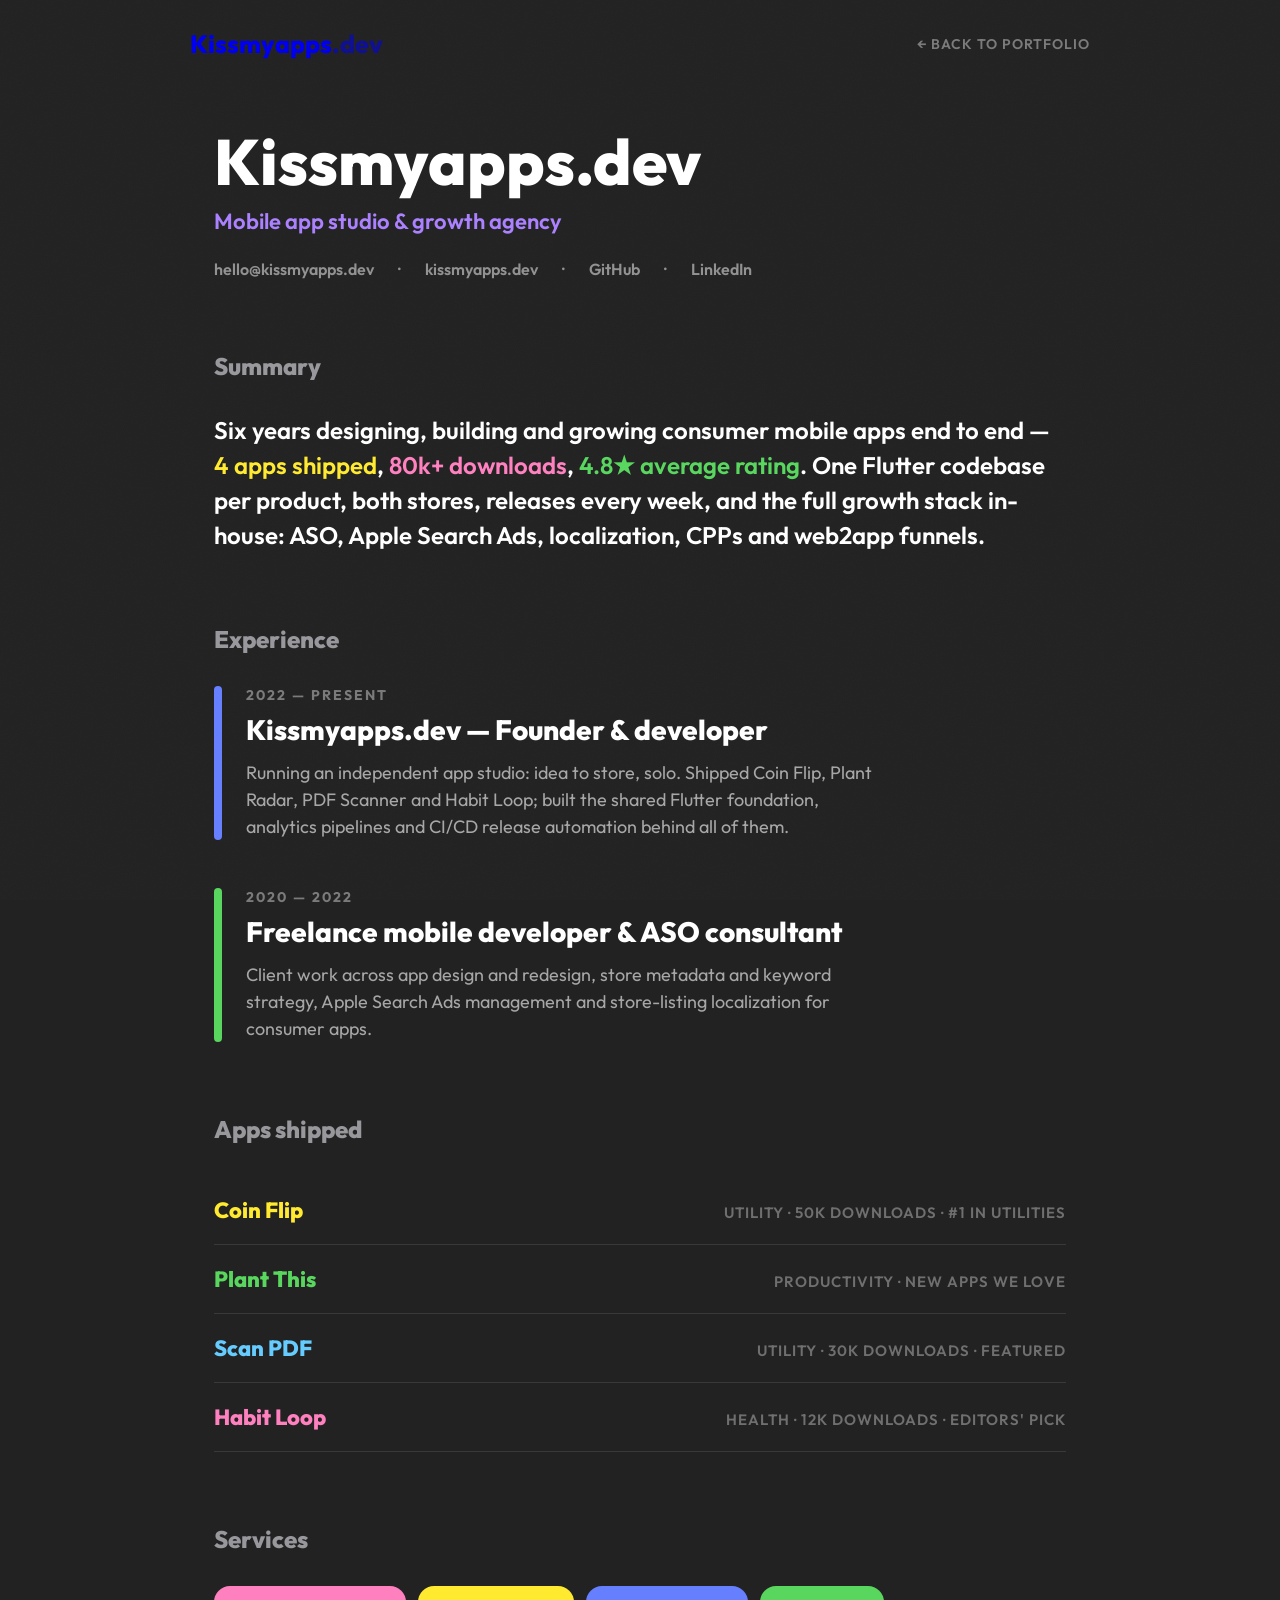
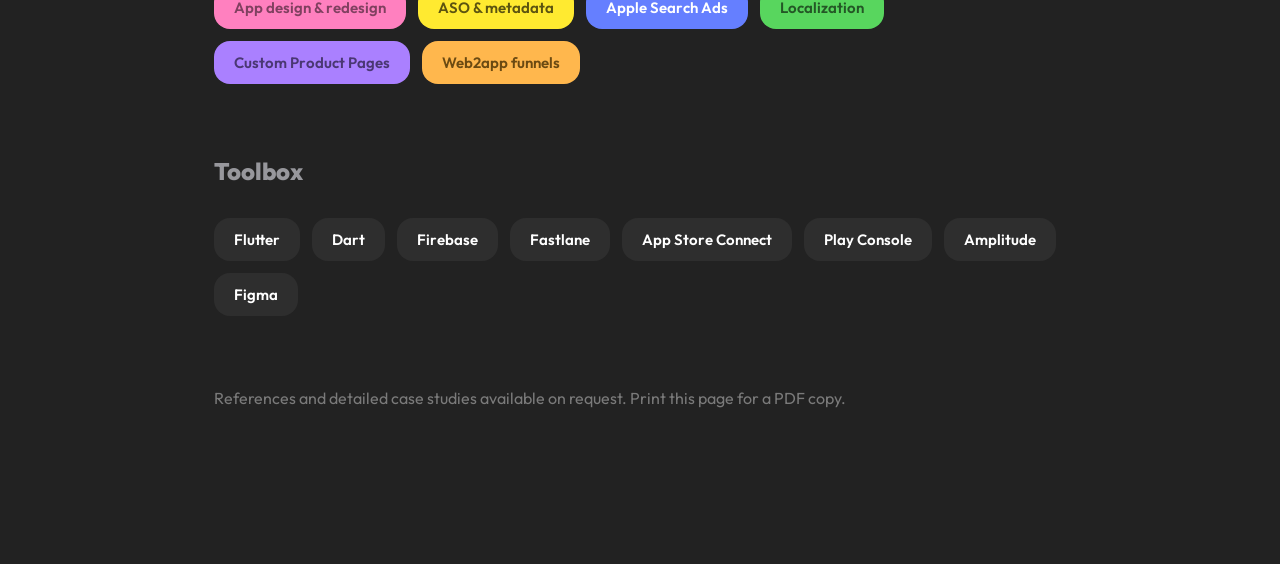
<file: resume.html>
<!DOCTYPE html>
<html lang="en">
<head>
  <meta charset="utf-8">
  <meta name="viewport" content="width=device-width, initial-scale=1">
  <title>Résumé — Kissmyapps.dev</title>
  <meta name="description" content="Résumé of Kissmyapps.dev — mobile app studio &amp; growth agency. Apps shipped, services, and toolbox.">
  <link rel="preconnect" href="https://fonts.googleapis.com">
  <link rel="preconnect" href="https://fonts.gstatic.com" crossorigin>
  <link href="https://fonts.googleapis.com/css2?family=Outfit:wght@400;600;700;800&display=swap" rel="stylesheet">
  <link rel="icon" href="favicon.svg" type="image/svg+xml">
  <link rel="icon" type="image/png" sizes="32x32" href="favicon-32.png">
  <link rel="apple-touch-icon" sizes="180x180" href="apple-touch-icon.png">
  <link rel="stylesheet" href="css/styles.css">
</head>
<body>

  <div class="grain" aria-hidden="true"></div>

  <nav class="resume-nav">
    <a href="/" style="text-decoration: none;"><div class="brand">Kissmyapps<span class="brand__tld">.dev</span></div></a>
    <a href="/" class="resume-nav__back">← Back to portfolio</a>
  </nav>

  <main class="resume">

    <header class="resume__head">
      <h1>Kissmyapps.dev</h1>
      <div class="resume__role">Mobile app studio &amp; growth agency</div>
      <div class="resume__contact">
        <a href="mailto:hello@kissmyapps.dev">hello@kissmyapps.dev</a>
        <span>·</span>
        <a href="/">kissmyapps.dev</a>
        <span>·</span>
        <a href="#">GitHub</a>
        <span>·</span>
        <a href="#">LinkedIn</a>
      </div>
    </header>

    <h2>Summary</h2>
    <p class="resume__summary">Six years designing, building and growing consumer mobile apps end to end — <span style="color: #ffea30;">4 apps shipped</span>, <span style="color: #ff80bf;">80k+ downloads</span>, <span style="color: #58d65e;">4.8★ average rating</span>. One Flutter codebase per product, both stores, releases every week, and the full growth stack in-house: ASO, Apple Search Ads, localization, CPPs and web2app funnels.</p>

    <h2>Experience</h2>

    <div class="xp">
      <div class="xp__bar" style="background: #657fff;"></div>
      <div>
        <div class="xp__when">2022 — present</div>
        <h3>Kissmyapps.dev — Founder &amp; developer</h3>
        <p>Running an independent app studio: idea to store, solo. Shipped Coin Flip, Plant Radar, PDF Scanner and Habit Loop; built the shared Flutter foundation, analytics pipelines and CI/CD release automation behind all of them.</p>
      </div>
    </div>

    <div class="xp">
      <div class="xp__bar" style="background: #58d65e;"></div>
      <div>
        <div class="xp__when">2020 — 2022</div>
        <h3>Freelance mobile developer &amp; ASO consultant</h3>
        <p>Client work across app design and redesign, store metadata and keyword strategy, Apple Search Ads management and store-listing localization for consumer apps.</p>
      </div>
    </div>

    <h2>Apps shipped</h2>

    <div class="resume__app">
      <span class="resume__app-name" style="color: #ffea30;">Coin Flip</span>
      <span class="resume__app-meta">Utility · 50k downloads · #1 in Utilities</span>
    </div>
    <div class="resume__app">
      <span class="resume__app-name" style="color: #58d65e;">Plant This</span>
      <span class="resume__app-meta">Productivity · New Apps We Love</span>
    </div>
    <div class="resume__app">
      <span class="resume__app-name" style="color: #66ccff;">Scan PDF</span>
      <span class="resume__app-meta">Utility · 30k downloads · Featured</span>
    </div>
    <div class="resume__app">
      <span class="resume__app-name" style="color: #ff80bf;">Habit Loop</span>
      <span class="resume__app-meta">Health · 12k downloads · Editors' pick</span>
    </div>

    <h2>Services</h2>
    <div class="resume__chips">
      <span class="chip-tag" style="background: #ff80bf; color: #804060;">App design &amp; redesign</span>
      <span class="chip-tag" style="background: #ffea30; color: #5c5410;">ASO &amp; metadata</span>
      <span class="chip-tag" style="background: #657fff; color: #ffffff;">Apple Search Ads</span>
      <span class="chip-tag" style="background: #58d65e; color: #245726;">Localization</span>
      <span class="chip-tag" style="background: #aa80ff; color: #4a3773;">Custom Product Pages</span>
      <span class="chip-tag" style="background: #ffb74d; color: #6b4a12;">Web2app funnels</span>
    </div>

    <h2>Toolbox</h2>
    <div class="resume__chips">
      <span class="chip-tag" style="background: #2e2e2e; color: #ffffff;">Flutter</span>
      <span class="chip-tag" style="background: #2e2e2e; color: #ffffff;">Dart</span>
      <span class="chip-tag" style="background: #2e2e2e; color: #ffffff;">Firebase</span>
      <span class="chip-tag" style="background: #2e2e2e; color: #ffffff;">Fastlane</span>
      <span class="chip-tag" style="background: #2e2e2e; color: #ffffff;">App Store Connect</span>
      <span class="chip-tag" style="background: #2e2e2e; color: #ffffff;">Play Console</span>
      <span class="chip-tag" style="background: #2e2e2e; color: #ffffff;">Amplitude</span>
      <span class="chip-tag" style="background: #2e2e2e; color: #ffffff;">Figma</span>
    </div>

    <p class="resume__note">References and detailed case studies available on request. Print this page for a PDF copy.</p>

  </main>

</body>
</html>
</file>
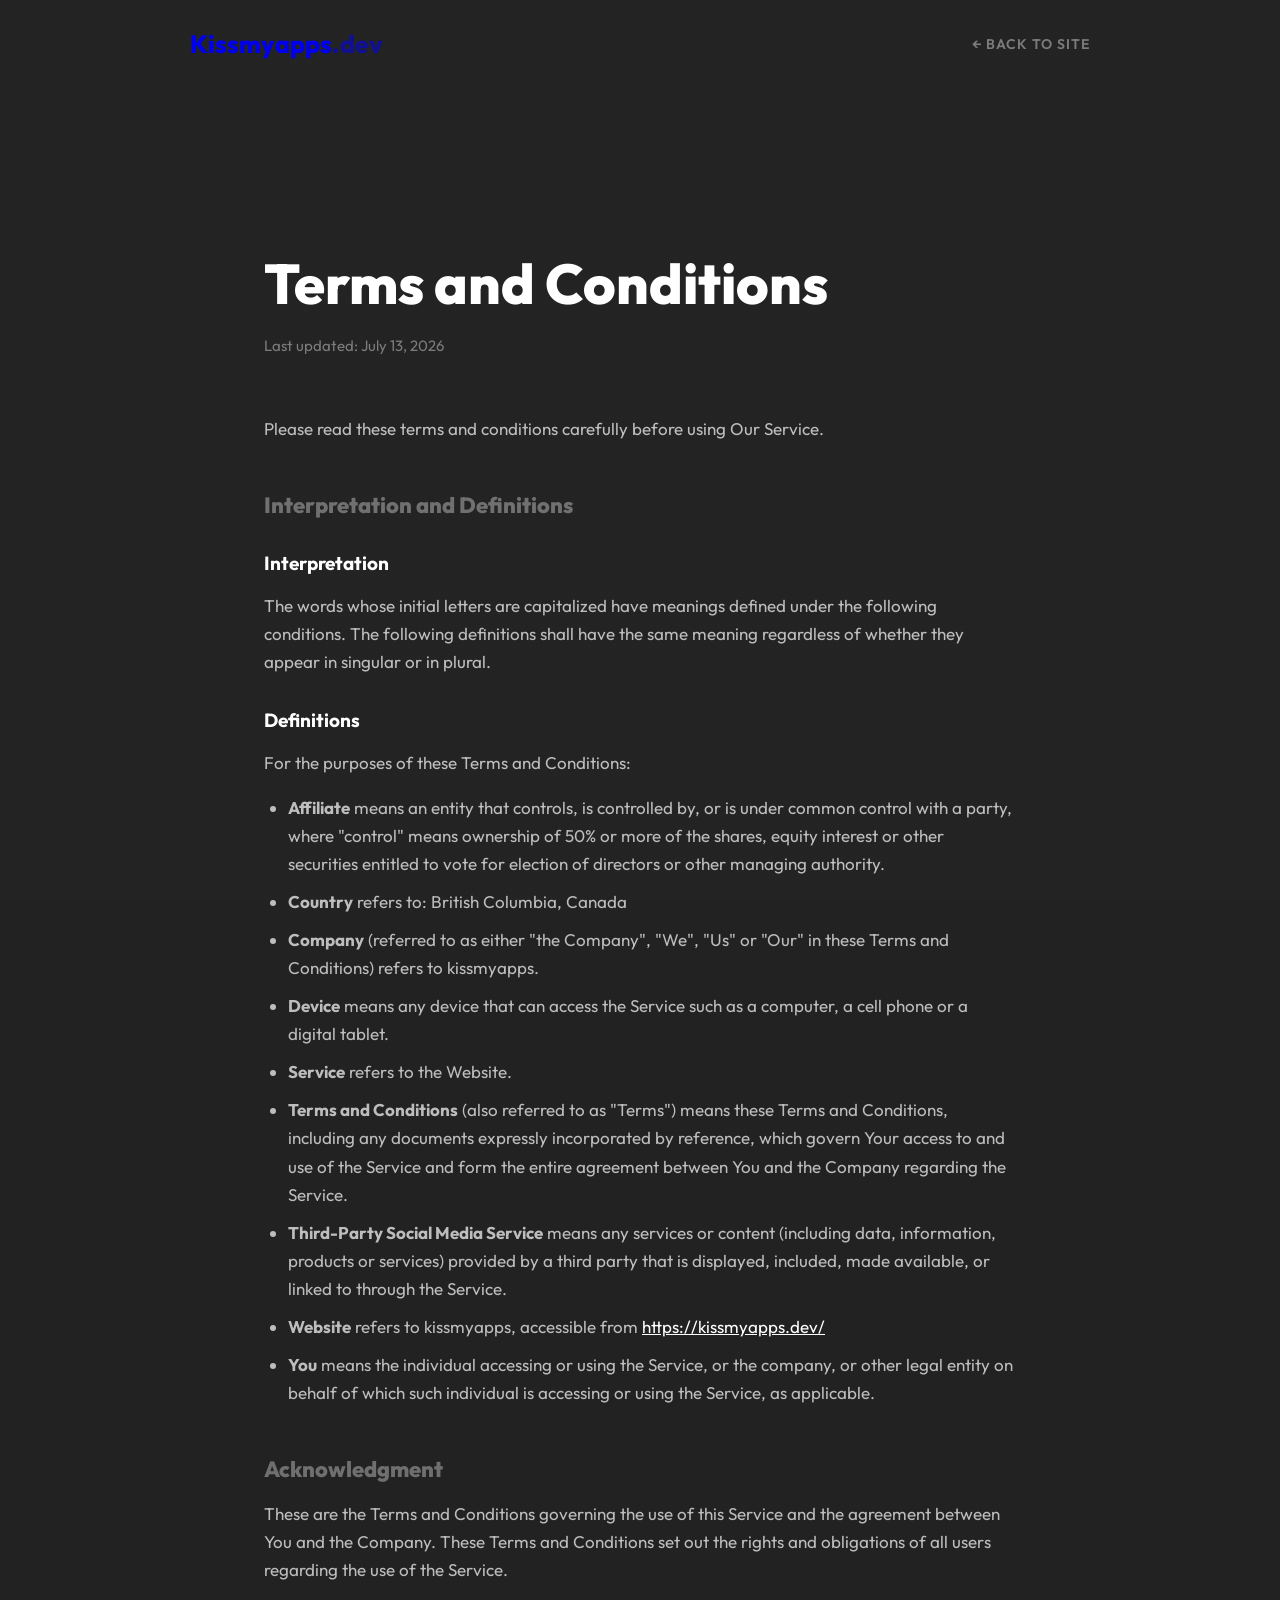
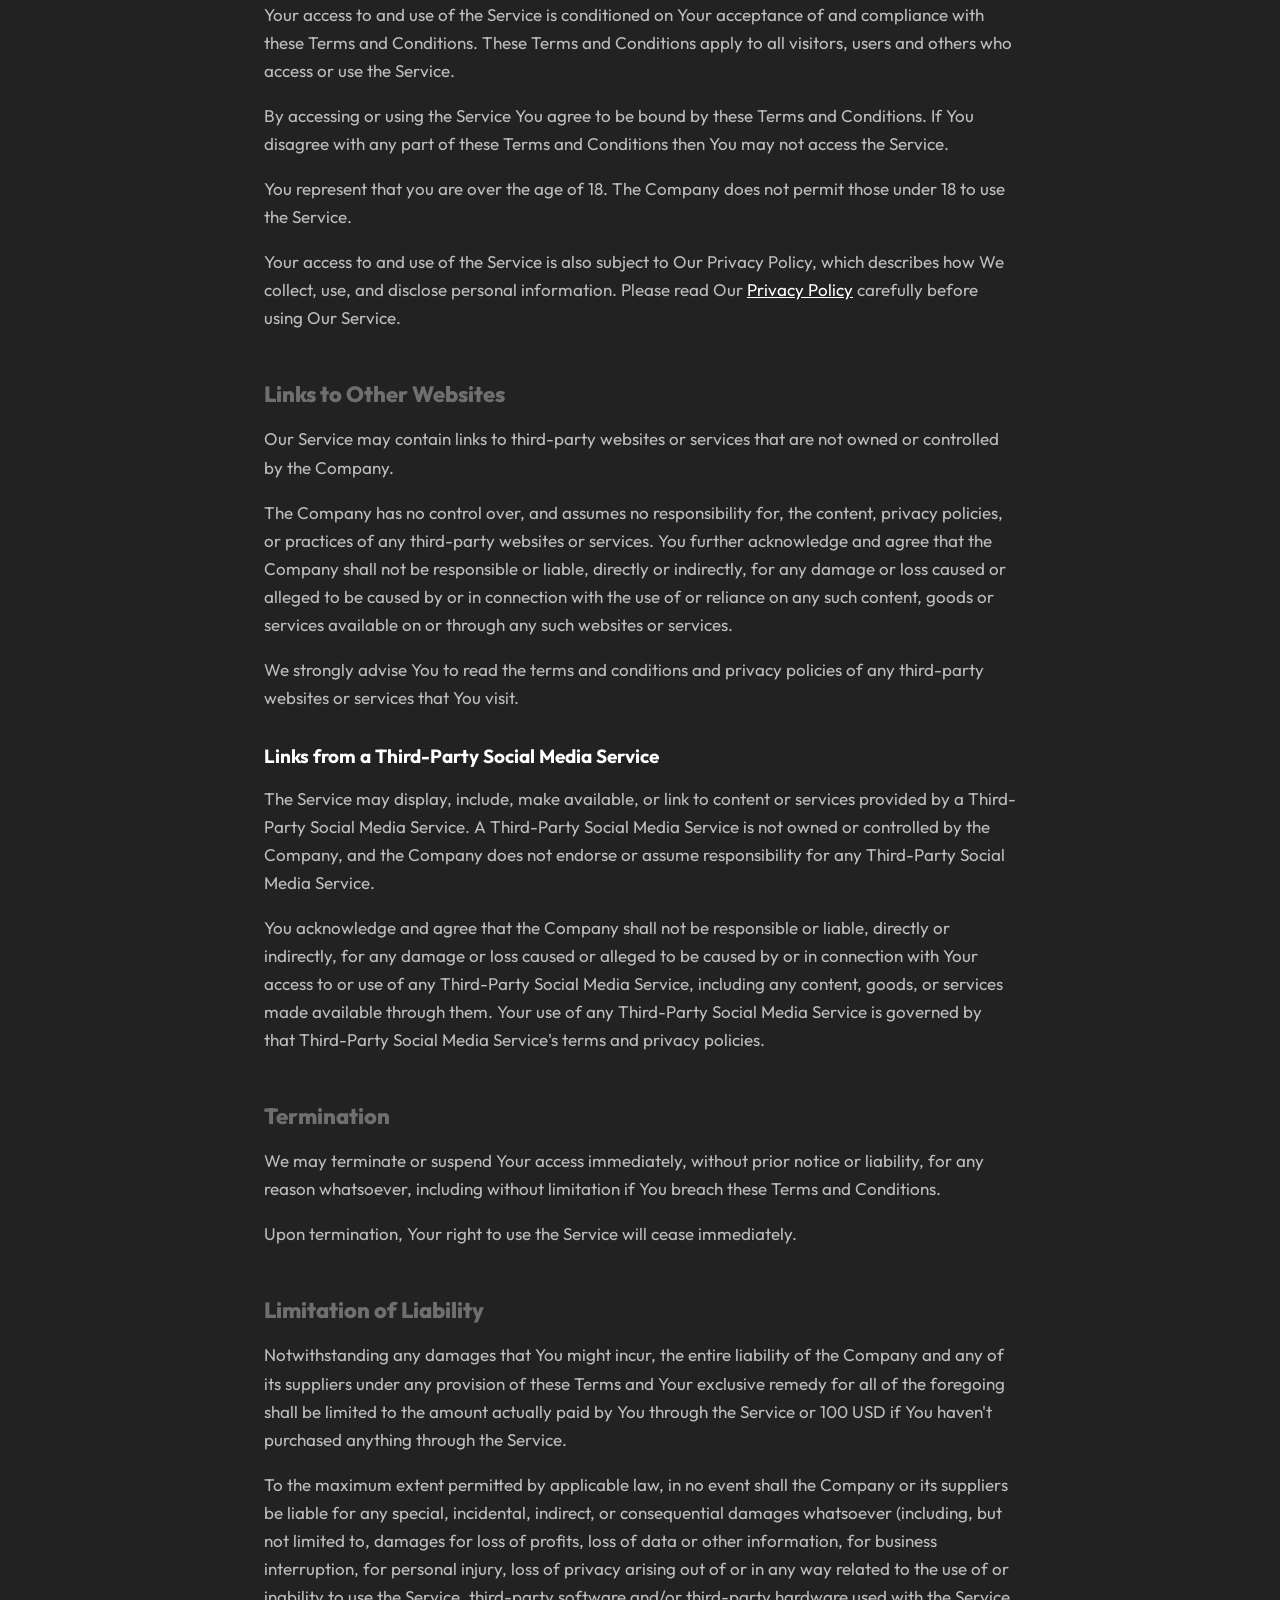
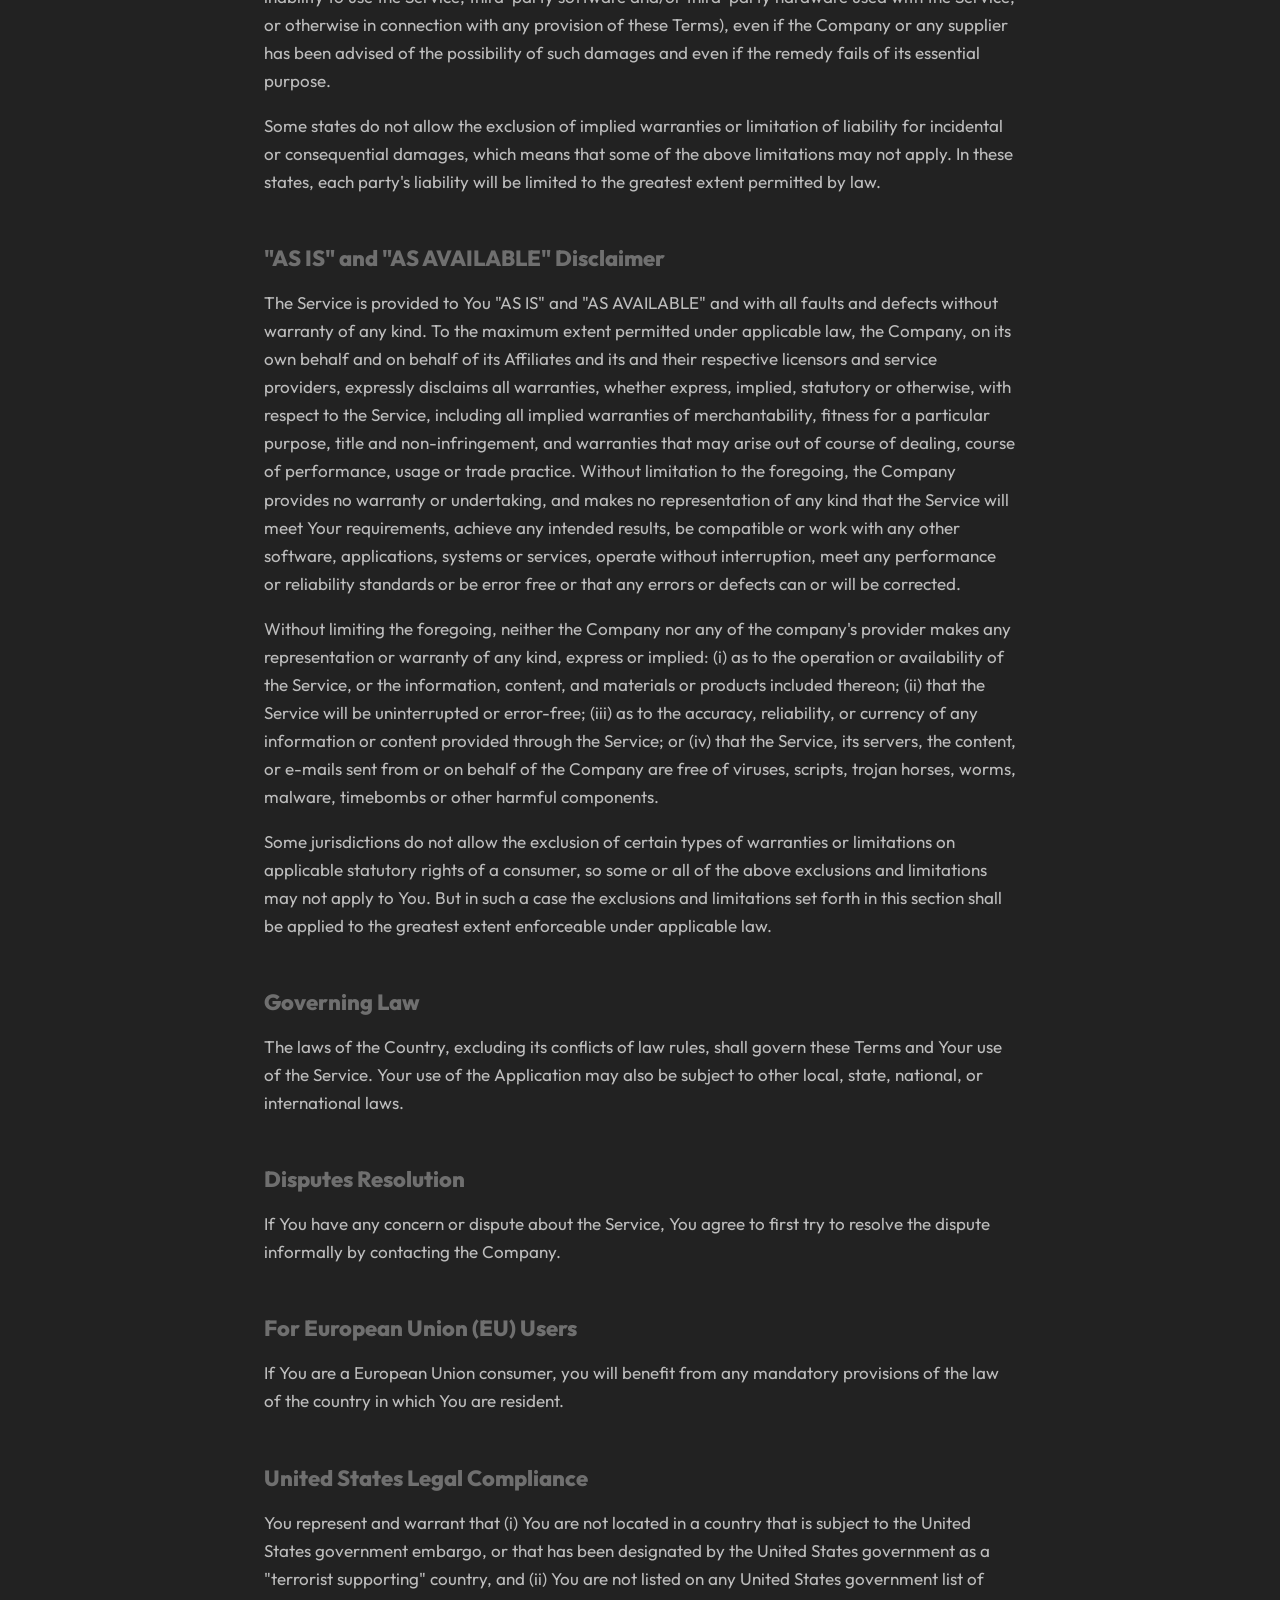
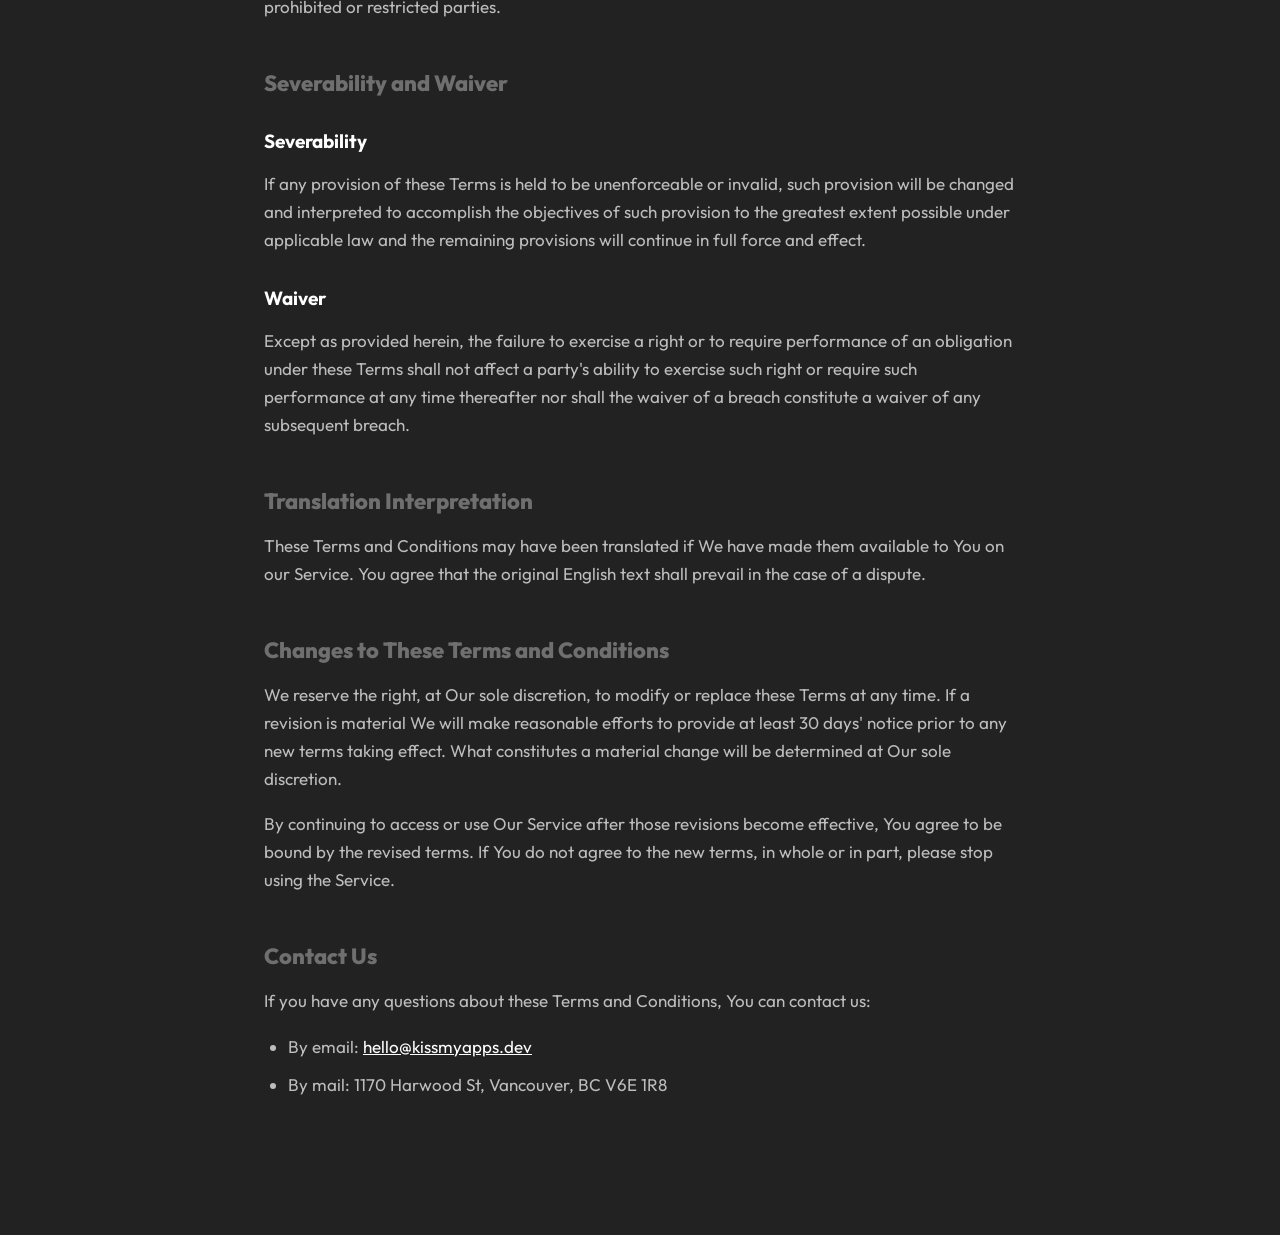
<file: terms.html>
<!DOCTYPE html>
<html lang="en">
<head>
  <meta charset="utf-8">
  <meta name="viewport" content="width=device-width, initial-scale=1">
  <title>Terms and Conditions — Kissmyapps.dev</title>
  <meta name="description" content="Terms and Conditions for kissmyapps.dev.">
  <link rel="preconnect" href="https://fonts.googleapis.com">
  <link rel="preconnect" href="https://fonts.gstatic.com" crossorigin>
  <link href="https://fonts.googleapis.com/css2?family=Outfit:wght@400;600;700;800&display=swap" rel="stylesheet">
  <link rel="icon" href="favicon.svg" type="image/svg+xml">
  <link rel="icon" type="image/png" sizes="32x32" href="favicon-32.png">
  <link rel="apple-touch-icon" sizes="180x180" href="apple-touch-icon.png">
  <link rel="stylesheet" href="css/styles.css">
</head>
<body>

  <div class="grain" aria-hidden="true"></div>

  <nav class="resume-nav">
    <a href="/" style="text-decoration: none;"><div class="brand">Kissmyapps<span class="brand__tld">.dev</span></div></a>
    <a href="/" class="resume-nav__back">← Back to site</a>
  </nav>

  <main class="legal">
    <h1>Terms and Conditions</h1>
    <p class="legal__date">Last updated: July 13, 2026</p>

    <p>Please read these terms and conditions carefully before using Our Service.</p>

    <h2>Interpretation and Definitions</h2>
    <h3>Interpretation</h3>
    <p>The words whose initial letters are capitalized have meanings defined under the following conditions. The following definitions shall have the same meaning regardless of whether they appear in singular or in plural.</p>
    <h3>Definitions</h3>
    <p>For the purposes of these Terms and Conditions:</p>
    <ul>
      <li><strong>Affiliate</strong> means an entity that controls, is controlled by, or is under common control with a party, where "control" means ownership of 50% or more of the shares, equity interest or other securities entitled to vote for election of directors or other managing authority.</li>
      <li><strong>Country</strong> refers to: British Columbia, Canada</li>
      <li><strong>Company</strong> (referred to as either "the Company", "We", "Us" or "Our" in these Terms and Conditions) refers to kissmyapps.</li>
      <li><strong>Device</strong> means any device that can access the Service such as a computer, a cell phone or a digital tablet.</li>
      <li><strong>Service</strong> refers to the Website.</li>
      <li><strong>Terms and Conditions</strong> (also referred to as "Terms") means these Terms and Conditions, including any documents expressly incorporated by reference, which govern Your access to and use of the Service and form the entire agreement between You and the Company regarding the Service.</li>
      <li><strong>Third-Party Social Media Service</strong> means any services or content (including data, information, products or services) provided by a third party that is displayed, included, made available, or linked to through the Service.</li>
      <li><strong>Website</strong> refers to kissmyapps, accessible from <a href="https://kissmyapps.dev/" style="color: #ffffff;">https://kissmyapps.dev/</a></li>
      <li><strong>You</strong> means the individual accessing or using the Service, or the company, or other legal entity on behalf of which such individual is accessing or using the Service, as applicable.</li>
    </ul>

    <h2>Acknowledgment</h2>
    <p>These are the Terms and Conditions governing the use of this Service and the agreement between You and the Company. These Terms and Conditions set out the rights and obligations of all users regarding the use of the Service.</p>
    <p>Your access to and use of the Service is conditioned on Your acceptance of and compliance with these Terms and Conditions. These Terms and Conditions apply to all visitors, users and others who access or use the Service.</p>
    <p>By accessing or using the Service You agree to be bound by these Terms and Conditions. If You disagree with any part of these Terms and Conditions then You may not access the Service.</p>
    <p>You represent that you are over the age of 18. The Company does not permit those under 18 to use the Service.</p>
    <p>Your access to and use of the Service is also subject to Our Privacy Policy, which describes how We collect, use, and disclose personal information. Please read Our <a href="/privacy" style="color: #ffffff;">Privacy Policy</a> carefully before using Our Service.</p>

    <h2>Links to Other Websites</h2>
    <p>Our Service may contain links to third-party websites or services that are not owned or controlled by the Company.</p>
    <p>The Company has no control over, and assumes no responsibility for, the content, privacy policies, or practices of any third-party websites or services. You further acknowledge and agree that the Company shall not be responsible or liable, directly or indirectly, for any damage or loss caused or alleged to be caused by or in connection with the use of or reliance on any such content, goods or services available on or through any such websites or services.</p>
    <p>We strongly advise You to read the terms and conditions and privacy policies of any third-party websites or services that You visit.</p>
    <h3>Links from a Third-Party Social Media Service</h3>
    <p>The Service may display, include, make available, or link to content or services provided by a Third-Party Social Media Service. A Third-Party Social Media Service is not owned or controlled by the Company, and the Company does not endorse or assume responsibility for any Third-Party Social Media Service.</p>
    <p>You acknowledge and agree that the Company shall not be responsible or liable, directly or indirectly, for any damage or loss caused or alleged to be caused by or in connection with Your access to or use of any Third-Party Social Media Service, including any content, goods, or services made available through them. Your use of any Third-Party Social Media Service is governed by that Third-Party Social Media Service's terms and privacy policies.</p>

    <h2>Termination</h2>
    <p>We may terminate or suspend Your access immediately, without prior notice or liability, for any reason whatsoever, including without limitation if You breach these Terms and Conditions.</p>
    <p>Upon termination, Your right to use the Service will cease immediately.</p>

    <h2>Limitation of Liability</h2>
    <p>Notwithstanding any damages that You might incur, the entire liability of the Company and any of its suppliers under any provision of these Terms and Your exclusive remedy for all of the foregoing shall be limited to the amount actually paid by You through the Service or 100 USD if You haven't purchased anything through the Service.</p>
    <p>To the maximum extent permitted by applicable law, in no event shall the Company or its suppliers be liable for any special, incidental, indirect, or consequential damages whatsoever (including, but not limited to, damages for loss of profits, loss of data or other information, for business interruption, for personal injury, loss of privacy arising out of or in any way related to the use of or inability to use the Service, third-party software and/or third-party hardware used with the Service, or otherwise in connection with any provision of these Terms), even if the Company or any supplier has been advised of the possibility of such damages and even if the remedy fails of its essential purpose.</p>
    <p>Some states do not allow the exclusion of implied warranties or limitation of liability for incidental or consequential damages, which means that some of the above limitations may not apply. In these states, each party's liability will be limited to the greatest extent permitted by law.</p>

    <h2>"AS IS" and "AS AVAILABLE" Disclaimer</h2>
    <p>The Service is provided to You "AS IS" and "AS AVAILABLE" and with all faults and defects without warranty of any kind. To the maximum extent permitted under applicable law, the Company, on its own behalf and on behalf of its Affiliates and its and their respective licensors and service providers, expressly disclaims all warranties, whether express, implied, statutory or otherwise, with respect to the Service, including all implied warranties of merchantability, fitness for a particular purpose, title and non-infringement, and warranties that may arise out of course of dealing, course of performance, usage or trade practice. Without limitation to the foregoing, the Company provides no warranty or undertaking, and makes no representation of any kind that the Service will meet Your requirements, achieve any intended results, be compatible or work with any other software, applications, systems or services, operate without interruption, meet any performance or reliability standards or be error free or that any errors or defects can or will be corrected.</p>
    <p>Without limiting the foregoing, neither the Company nor any of the company's provider makes any representation or warranty of any kind, express or implied: (i) as to the operation or availability of the Service, or the information, content, and materials or products included thereon; (ii) that the Service will be uninterrupted or error-free; (iii) as to the accuracy, reliability, or currency of any information or content provided through the Service; or (iv) that the Service, its servers, the content, or e-mails sent from or on behalf of the Company are free of viruses, scripts, trojan horses, worms, malware, timebombs or other harmful components.</p>
    <p>Some jurisdictions do not allow the exclusion of certain types of warranties or limitations on applicable statutory rights of a consumer, so some or all of the above exclusions and limitations may not apply to You. But in such a case the exclusions and limitations set forth in this section shall be applied to the greatest extent enforceable under applicable law.</p>

    <h2>Governing Law</h2>
    <p>The laws of the Country, excluding its conflicts of law rules, shall govern these Terms and Your use of the Service. Your use of the Application may also be subject to other local, state, national, or international laws.</p>

    <h2>Disputes Resolution</h2>
    <p>If You have any concern or dispute about the Service, You agree to first try to resolve the dispute informally by contacting the Company.</p>

    <h2>For European Union (EU) Users</h2>
    <p>If You are a European Union consumer, you will benefit from any mandatory provisions of the law of the country in which You are resident.</p>

    <h2>United States Legal Compliance</h2>
    <p>You represent and warrant that (i) You are not located in a country that is subject to the United States government embargo, or that has been designated by the United States government as a "terrorist supporting" country, and (ii) You are not listed on any United States government list of prohibited or restricted parties.</p>

    <h2>Severability and Waiver</h2>
    <h3>Severability</h3>
    <p>If any provision of these Terms is held to be unenforceable or invalid, such provision will be changed and interpreted to accomplish the objectives of such provision to the greatest extent possible under applicable law and the remaining provisions will continue in full force and effect.</p>
    <h3>Waiver</h3>
    <p>Except as provided herein, the failure to exercise a right or to require performance of an obligation under these Terms shall not affect a party's ability to exercise such right or require such performance at any time thereafter nor shall the waiver of a breach constitute a waiver of any subsequent breach.</p>

    <h2>Translation Interpretation</h2>
    <p>These Terms and Conditions may have been translated if We have made them available to You on our Service. You agree that the original English text shall prevail in the case of a dispute.</p>

    <h2>Changes to These Terms and Conditions</h2>
    <p>We reserve the right, at Our sole discretion, to modify or replace these Terms at any time. If a revision is material We will make reasonable efforts to provide at least 30 days' notice prior to any new terms taking effect. What constitutes a material change will be determined at Our sole discretion.</p>
    <p>By continuing to access or use Our Service after those revisions become effective, You agree to be bound by the revised terms. If You do not agree to the new terms, in whole or in part, please stop using the Service.</p>

    <h2>Contact Us</h2>
    <p>If you have any questions about these Terms and Conditions, You can contact us:</p>
    <ul>
      <li>By email: <a href="mailto:hello@kissmyapps.dev" style="color: #ffffff;">hello@kissmyapps.dev</a></li>
      <li>By mail: 1170 Harwood St, Vancouver, BC V6E 1R8</li>
    </ul>
  </main>

</body>
</html>
</file>
<file: css/styles.css>
/* ==========================================================================
   TAPHAPPY.dev — candy-on-charcoal portfolio
   Implemented from Portfolio.dc.html (Claude Design)
   ========================================================================== */

:root {
  --bg: #222222;
  --bg-deep: #111111;
  --card: #2e2e2e;

  --yellow: #ffea30;
  --red: #ff6767;
  --orange: #ffb74d;
  --green: #58d65e;
  --lblue: #66ccff;
  --blue: #657fff;
  --violet: #aa80ff;
  --pink: #ff80bf;

  --yellow-dark: #5c5410;
  --red-dark: #7a2626;
  --orange-dark: #6b4a12;
  --green-dark: #245726;
  --lblue-dark: #336680;
  --blue-dark: #2c3873;
  --violet-dark: #4a3773;
  --pink-dark: #804060;

  --content: 1232px;
  --marquee-seconds: 15s;
}

/* ---- base ---- */

html {
  scroll-behavior: smooth;
}

html, body {
  overflow-x: clip;
}

body {
  margin: 0;
  background: var(--bg);
  color: #ffffff;
  font-family: 'Outfit', sans-serif;
}

::selection {
  background: var(--blue);
  color: #ffffff;
}

/* ---- keyframes ---- */

@keyframes wordIn {
  from { opacity: 0; transform: translateY(26px); }
  to { opacity: 1; transform: none; }
}

@keyframes colorCycle {
  0% { color: #ffea30; } 12.5% { color: #ff6767; } 25% { color: #ffb74d; } 37.5% { color: #58d65e; }
  50% { color: #66ccff; } 62.5% { color: #657fff; } 75% { color: #aa80ff; } 87.5% { color: #ff80bf; } 100% { color: #ffea30; }
}

@keyframes grainShift {
  0% { background-position: 0 0; }
  25% { background-position: -90px 40px; }
  50% { background-position: 60px -70px; }
  75% { background-position: -40px -90px; }
  100% { background-position: 0 0; }
}

@keyframes marqueeLoop {
  from { transform: translateX(0); }
  to { transform: translateX(-50%); }
}

@keyframes barPulse {
  0%, 100% { transform: scaleY(1); }
  50% { transform: scaleY(0.55); }
}

@keyframes blinkDot {
  0%, 100% { opacity: 1; }
  50% { opacity: 0.25; }
}

@keyframes menuIn {
  from { transform: translateX(100%); }
  to { transform: none; }
}

/* ---- grain overlay ---- */

.grain {
  position: fixed;
  inset: 0;
  z-index: 60;
  pointer-events: none;
  opacity: 0.1;
  mix-blend-mode: soft-light;
  background-image: url("data:image/svg+xml,%3Csvg xmlns='http://www.w3.org/2000/svg' width='300' height='300'%3E%3Cfilter id='n'%3E%3CfeTurbulence type='fractalNoise' baseFrequency='0.9' numOctaves='2' stitchTiles='stitch'/%3E%3C/filter%3E%3Crect width='100%25' height='100%25' filter='url(%23n)'/%3E%3C/svg%3E");
  background-size: 300px 300px;
  animation: grainShift 0.9s steps(4) infinite;
}

/* ---- shared bits ---- */

.section-label {
  font-size: 32px;
  font-weight: 800;
  color: #97979c;
}

.brand {
  font-size: 25px;
  font-weight: 800;
  animation: colorCycle 16s linear infinite;
  cursor: default;
}

.brand__tld {
  opacity: 0.55;
}

.nav .brand {
  letter-spacing: 1px;
}

.btn {
  display: inline-flex;
  align-items: center;
  justify-content: center;
  text-align: center;
  font-family: 'Outfit', sans-serif;
  font-size: 24px;
  font-weight: 600;
  border: none;
  border-radius: 24px;
  cursor: pointer;
  text-decoration: none;
  transition: background 0.325s ease, border-color 0.325s ease, transform 0.2s ease;
}

.btn:hover {
  transform: translateY(-2px);
}

.btn--hero {
  width: auto;
  max-width: 100%;
  height: 80px;
  padding: 0 44px;
  background: var(--blue);
  color: #ffffff;
}
.btn--hero:hover { background: #8b9fff; }
.btn--hero:active { background: #4c5fbf; }

.btn--resume {
  height: 64px;
  padding: 0 40px;
  background: var(--green);
  color: var(--green-dark);
}
.btn--resume:hover { background: #8ee592; }

.btn--contact {
  padding: 24px 64px;
  background: var(--violet);
  color: var(--violet-dark);
}
.btn--contact:hover { background: #c6abff; }

/* ---- nav ---- */

.nav {
  position: absolute;
  top: 0;
  left: 0;
  right: 0;
  z-index: 30;
}

.nav__inner {
  max-width: var(--content);
  margin: 0 auto;
  padding: 28px 24px;
  display: flex;
  align-items: center;
  justify-content: space-between;
  gap: 16px;
}

.nav__pill {
  display: flex;
  align-items: center;
  gap: 4px;
  background: rgba(255, 255, 255, 0.07);
  border-radius: 16px;
  padding: 4px 6px;
}

.nav__link {
  font-size: 16px;
  font-weight: 600;
  text-transform: uppercase;
  letter-spacing: 1px;
  color: #ffffff;
  padding: 9px 14px;
  border-radius: 12px;
  cursor: pointer;
  transition: color 0.325s ease;
  text-decoration: none;
}

.nav__link.is-current {
  background: rgba(255, 255, 255, 0.09);
}

.nav__link--work:hover { color: var(--yellow); }
.nav__link--about:hover { color: var(--green); }
.nav__link--stack:hover { color: var(--lblue); }
.nav__link--services:hover { color: var(--violet); }
.nav__link--contact:hover { color: var(--pink); }

.burger {
  display: none;
  width: 48px;
  height: 48px;
  border-radius: 16px;
  background: rgba(0, 0, 0, 0.4);
  border: none;
  cursor: pointer;
  flex-direction: column;
  gap: 5px;
  align-items: center;
  justify-content: center;
}

.burger span {
  display: block;
  width: 20px;
  height: 3px;
  border-radius: 2px;
  background: #ffffff;
}

/* ---- mobile menu overlay ---- */

.menu {
  position: fixed;
  inset: 0;
  z-index: 70;
  background: var(--bg-deep);
  animation: menuIn 0.7s cubic-bezier(0.2, 0.8, 0.2, 1) both;
  display: flex;
  flex-direction: column;
  padding: 28px 24px;
  overflow-y: auto; /* keep all links reachable on short landscape viewports */
}

.menu[hidden] {
  display: none;
}

.menu__head {
  display: flex;
  justify-content: space-between;
  align-items: center;
}

.menu__close {
  width: 48px;
  height: 48px;
  border-radius: 16px;
  background: rgba(255, 255, 255, 0.1);
  border: none;
  cursor: pointer;
  color: #ffffff;
  font-size: 22px;
  font-weight: 600;
}

.menu__links {
  display: flex;
  flex-direction: column;
  gap: 8px;
  margin-top: 64px;
}

.menu__link {
  font-size: 40px;
  font-weight: 800;
  cursor: pointer;
  padding: 12px 0;
  text-decoration: none;
}

.menu__link--work { color: var(--yellow); }
.menu__link--about { color: var(--green); }
.menu__link--stack { color: var(--lblue); }
.menu__link--services { color: var(--violet); }
.menu__link--contact { color: var(--pink); }

/* ---- hero ---- */

.hero {
  min-height: 86vh;
  display: flex;
  flex-direction: column;
  justify-content: center;
  max-width: var(--content);
  margin: 0 auto;
  padding: 150px 24px 100px;
  box-sizing: border-box;
  position: relative;
}

.hw {
  display: inline-block;
  animation: wordIn 0.6s cubic-bezier(0.2, 0.8, 0.3, 1) both;
  animation-delay: var(--d, 0s);
}

.hero__proof {
  font-size: 16px;
  font-weight: 600;
  letter-spacing: 0.5px;
  color: rgba(255, 255, 255, 0.45);
  margin-bottom: 24px;
}

.hero__title {
  margin: 0;
  font-weight: 800;
  font-size: clamp(37px, 4.9vw, 53px);
  line-height: 1.7;
  max-width: 1100px;
  letter-spacing: -0.5px;
}

@media (min-width: 1100px) {
  .hero {
    padding-left: 72px;
  }
}

.hero__daily {
  position: relative;
}

/* headline media chips */

.chip {
  display: inline-flex;
  width: 80px;
  height: 56px;
  border-radius: 16px;
  vertical-align: middle;
  margin: 0 10px;
  align-items: center;
  justify-content: center;
  overflow: hidden;
}

.chip--phone { background: #2e2e2e; }
.chip--rocket { background: #10131f; }
.chip--globe { background: #0e1220; position: relative; }

.chip__phone {
  display: flex;
  width: 24px;
  height: 40px;
  border-radius: 7px;
  background: var(--blue);
  flex-direction: column;
  align-items: center;
  padding-top: 5px;
  box-sizing: border-box;
  gap: 4px;
}

.chip__phone span:first-child {
  display: block;
  width: 14px;
  height: 5px;
  border-radius: 3px;
  background: #8b9fff;
}

.chip__phone span:last-child {
  display: block;
  width: 14px;
  height: 14px;
  border-radius: 5px;
  background: var(--blue-dark);
}

.chip__rocket {
  display: flex;
  flex-direction: column;
  align-items: center;
  transform: rotate(38deg);
  gap: 2px;
}

.chip__rocket-body {
  display: block;
  width: 14px;
  height: 26px;
  border-radius: 7px 7px 3px 3px;
  background: var(--red);
}

.chip__rocket-flame {
  display: block;
  width: 10px;
  height: 10px;
  border-radius: 50%;
  background: var(--orange);
}

.chip__globe {
  display: block;
  width: 44px;
  height: 44px;
  border-radius: 50%;
  background: #1b2547;
  position: relative;
}

.chip__globe span {
  position: absolute;
  border-radius: 50%;
}

/* doodles */

.doodle {
  pointer-events: none;
}

.doodle--ellipse {
  position: absolute;
  inset: -18px -28px;
  width: calc(100% + 56px);
  height: calc(100% + 36px);
}

.doodle--ellipse ellipse {
  stroke-width: 2;
  stroke-dasharray: 420;
  stroke-dashoffset: 420;
  animation: drawIn 0.9s ease-out 1.2s forwards;
}

.doodle--ellipse ellipse + ellipse {
  stroke-width: 1.6;
  animation-delay: 1.45s;
}

@keyframes drawIn {
  to { stroke-dashoffset: 0; }
}


.hero__cta {
  margin-top: 64px;
}

/* ---- stats ---- */

.stats {
  max-width: 1280px;
  margin: 0 auto;
  padding: 120px 24px 200px;
  box-sizing: border-box;
}

.stats .section-label {
  margin-bottom: 56px;
}

.stats__grid {
  display: flex;
  gap: 16px;
  flex-wrap: wrap;
  align-items: flex-start;
}

.stat {
  flex: 0 1 400px;
  max-width: 100%;
  height: 400px;
  border-radius: 45px;
  position: relative;
  overflow: hidden;
  padding: 44px;
  box-sizing: border-box;
}

.stat--pink { background: var(--pink); color: var(--pink-dark); }
.stat--blue { background: var(--blue); color: var(--blue-dark); margin-top: 40px; }
.stat--green { background: var(--green); color: var(--green-dark); }

.stat__num {
  font-size: 80px;
  font-weight: 800;
  line-height: 1;
}

.stat__caption {
  font-size: 20px;
  font-weight: 600;
  margin-top: 16px;
  max-width: 240px;
}

.stat__art--pink {
  position: absolute;
  right: -90px;
  bottom: -90px;
  width: 260px;
  height: 260px;
  border-radius: 50%;
  background: var(--pink-dark);
}

.stat__art--pink div {
  position: absolute;
  border-radius: 50%;
  background: #ffabd6;
}

.stat__art--blue-a {
  position: absolute;
  right: -30px;
  bottom: -70px;
  width: 120px;
  height: 230px;
  border-radius: 26px;
  background: var(--blue-dark);
  transform: rotate(-14deg);
}

.stat__art--blue-b {
  position: absolute;
  right: 70px;
  bottom: -100px;
  width: 120px;
  height: 230px;
  border-radius: 26px;
  background: #4c5fbf;
  transform: rotate(8deg);
}

.stat__art--bars {
  position: absolute;
  right: 36px;
  bottom: -20px;
  display: flex;
  align-items: flex-end;
  gap: 12px;
}

.stat__art--bars div {
  width: 34px;
  border-radius: 12px 12px 0 0;
  background: var(--green-dark);
}

/* ---- work gallery ---- */

.gallery__wrap {
  position: relative;
}

.gallery__sticky {
  position: sticky;
  top: 0;
  height: 100vh;
  height: 100dvh; /* track the visual viewport on mobile-browser URL-bar collapse */
  overflow: hidden;
  display: flex;
  flex-direction: column;
  justify-content: center;
  box-sizing: border-box;
}

.gallery__head {
  max-width: var(--content);
  margin: 0 auto;
  width: 100%;
  padding: 0 24px;
  box-sizing: border-box;
}

.gallery__scroll {
  overflow: hidden;
  margin-top: 40px;
}

.gallery__track {
  display: flex;
  gap: 24px;
  padding: 8px 24px;
  width: max-content;
  will-change: transform;
}

/* work cards */

.card {
  width: 720px;
  max-width: 84vw;
  height: 560px;
  background: var(--card);
  border-radius: 32px;
  position: relative;
  padding: 40px;
  box-sizing: border-box;
  display: flex;
  gap: 40px;
  flex-shrink: 0;
  overflow: hidden;
}

.card__icon {
  position: absolute;
  top: 24px;
  left: 24px;
  width: 56px;
  height: 56px;
  border-radius: 16px;
  display: flex;
  align-items: center;
  justify-content: center;
}

.card__badge {
  position: absolute;
  top: 24px;
  right: 24px;
  background: var(--yellow);
  color: var(--yellow-dark);
  font-size: 14px;
  font-weight: 600;
  padding: 10px 16px;
  border-radius: 16px;
}

.card__mock {
  display: flex;
  align-items: center;
  justify-content: center;
  flex: 0 0 250px;
  margin-top: 40px;
}

.phone {
  width: 230px;
  height: 440px;
  background: #191919;
  border-radius: 32px;
  padding: 10px;
  box-sizing: border-box;
}

.phone__screen {
  width: 100%;
  height: 100%;
  border-radius: 24px;
  overflow: hidden;
}

.card__body {
  display: flex;
  flex-direction: column;
  flex: 1;
  padding-top: 96px;
}

.card__title {
  margin: 0;
  font-size: 32px;
  font-weight: 800;
}

.card__meta {
  font-size: 15px;
  font-weight: 600;
  color: rgba(255, 255, 255, 0.35);
  margin-top: 8px;
  text-transform: uppercase;
  letter-spacing: 1px;
}

.card__blurb {
  font-size: 22px;
  font-weight: 600;
  line-height: 1.45;
  color: #ffffff;
  margin: 24px 0 0;
}

.card__stores {
  margin-top: auto;
  display: flex;
  gap: 12px;
  flex-wrap: wrap;
}

.pill {
  padding: 12px 16px;
  border-radius: 16px;
  font-size: 15px;
  font-weight: 600;
  transition: background 0.325s ease;
  cursor: pointer;
}

.pill:hover {
  background: var(--pill-hover) !important;
}

/* fake app screens inside phone mockups */

.app-cf {
  height: 100%;
  display: flex;
  flex-direction: column;
  align-items: center;
  justify-content: space-between;
  padding: 24px 16px;
  box-sizing: border-box;
}

.app-cf__title { font-size: 16px; font-weight: 700; color: var(--yellow-dark); }

.app-cf__coin {
  width: 110px;
  height: 110px;
  border-radius: 50%;
  background: var(--yellow-dark);
  display: flex;
  align-items: center;
  justify-content: center;
  font-size: 44px;
  font-weight: 800;
  color: var(--yellow);
}

.app-cf__btn {
  width: 100%;
  padding: 14px 0;
  border-radius: 16px;
  background: var(--yellow-dark);
  color: var(--yellow);
  font-size: 15px;
  font-weight: 600;
  text-align: center;
}

.app-pr {
  height: 100%;
  display: flex;
  flex-direction: column;
  gap: 12px;
  padding: 24px 14px;
  box-sizing: border-box;
}

.app-pr__title { font-size: 16px; font-weight: 700; color: var(--green-dark); }

.app-pr__row {
  display: flex;
  align-items: center;
  gap: 10px;
  background: var(--green-dark);
  border-radius: 14px;
  padding: 12px;
}

.app-pr__dot {
  width: 26px;
  height: 26px;
  border-radius: 50%;
  background: #8ee592;
  flex-shrink: 0;
}

.app-pr__lines { flex: 1; }

.app-pr__lines div:first-child {
  height: 7px;
  border-radius: 4px;
  background: #8ee592;
}

.app-pr__lines div:last-child {
  height: 5px;
  border-radius: 4px;
  background: var(--green);
  margin-top: 6px;
}

.app-pr__cta {
  margin-top: auto;
  width: 100%;
  padding: 14px 0;
  border-radius: 16px;
  background: var(--green-dark);
  color: #8ee592;
  font-size: 15px;
  font-weight: 600;
  text-align: center;
  box-sizing: border-box;
}

.app-pdf {
  height: 100%;
  display: flex;
  flex-direction: column;
  align-items: center;
  gap: 14px;
  padding: 24px 16px;
  box-sizing: border-box;
}

.app-pdf__title { font-size: 16px; font-weight: 700; color: var(--lblue-dark); align-self: flex-start; }

.app-pdf__paper {
  width: 140px;
  height: 190px;
  border-radius: 10px;
  background: #f4fbff;
  padding: 18px 14px;
  box-sizing: border-box;
  display: flex;
  flex-direction: column;
  gap: 9px;
}

.app-pdf__paper div {
  height: 6px;
  border-radius: 4px;
  background: #9ce0ff;
}

.app-pdf__cta {
  margin-top: auto;
  width: 100%;
  padding: 14px 0;
  border-radius: 16px;
  background: var(--lblue-dark);
  color: #9ce0ff;
  font-size: 15px;
  font-weight: 600;
  text-align: center;
  box-sizing: border-box;
}

.app-hl {
  height: 100%;
  display: flex;
  flex-direction: column;
  gap: 16px;
  padding: 24px 16px;
  box-sizing: border-box;
}

.app-hl__title { font-size: 16px; font-weight: 700; color: var(--pink-dark); }

.app-hl__streak {
  font-size: 34px;
  font-weight: 800;
  color: var(--pink-dark);
  line-height: 1;
}

.app-hl__grid {
  display: grid;
  grid-template-columns: repeat(7, 1fr);
  gap: 8px;
  margin-top: 8px;
}

.app-hl__grid div {
  aspect-ratio: 1;
  border-radius: 7px;
  background: var(--pink-dark);
}

.app-hl__grid div.lt {
  background: #ffabd6;
}

.app-hl__cta {
  margin-top: auto;
  width: 100%;
  padding: 14px 0;
  border-radius: 16px;
  background: var(--pink-dark);
  color: #ffabd6;
  font-size: 15px;
  font-weight: 600;
  text-align: center;
  box-sizing: border-box;
}

/* ---- about ---- */

.about {
  max-width: var(--content);
  margin: 0 auto;
  padding: 240px 24px 120px;
  box-sizing: border-box;
  display: flex;
  gap: 56px;
  flex-wrap: wrap;
  align-items: center;
}

.about__portrait {
  flex: 0 1 440px;
  max-width: 100%;
  height: 560px;
  border-radius: 45px;
  background: var(--violet);
  position: relative;
  overflow: hidden;
  padding: 36px;
  box-sizing: border-box;
  display: flex;
  flex-direction: column;
  justify-content: flex-end;
}

.about__silhouette {
  position: absolute;
  left: 50%;
  transform: translateX(-50%);
  background: var(--violet-dark);
  opacity: 0.9;
}

.about__silhouette--head {
  top: 90px;
  width: 170px;
  height: 170px;
  border-radius: 50%;
}

.about__silhouette--body {
  top: 250px;
  width: 300px;
  height: 220px;
  border-radius: 90px 90px 0 0;
}

.about__note {
  position: absolute;
  top: 40px;
  left: 36px;
  font-family: monospace;
  font-size: 12px;
  color: var(--violet-dark);
}

.about__id {
  position: relative;
  z-index: 1;
}

.about__name {
  font-size: 32px;
  font-weight: 800;
  color: #ffffff;
}

.about__role {
  font-size: 18px;
  font-weight: 600;
  color: #e3d5ff;
  margin-top: 4px;
}

.about__text {
  flex: 1 1 480px;
  min-width: 320px;
}

.about__text .section-label {
  margin-bottom: 40px;
}

.about__text p {
  font-size: 28px;
  font-weight: 600;
  line-height: 1.4;
  margin: 0 0 32px;
}

.about__text p:last-of-type {
  margin-bottom: 48px;
}

/* ---- stack ---- */

.stack {
  max-width: var(--content);
  margin: 0 auto;
  padding: 200px 24px;
  box-sizing: border-box;
}

.stack__label {
  margin-bottom: 96px;
}

.stack__rows {
  display: flex;
  flex-direction: column;
  gap: 160px;
}

.row {
  display: flex;
  gap: 56px;
  align-items: center;
  flex-wrap: wrap;
}

.row--reverse {
  flex-direction: row-reverse;
}

.row__text {
  flex: 1 1 400px;
  min-width: 300px;
}

.eyebrow {
  font-size: 14px;
  font-weight: 700;
  letter-spacing: 2px;
  text-transform: uppercase;
  margin-bottom: 20px;
}

.row__text h2 {
  margin: 0 0 20px;
  font-size: clamp(40px, 5vw, 64px);
  font-weight: 800;
  line-height: 1.05;
}

.row__text p {
  margin: 0;
  font-size: 20px;
  font-weight: 400;
  line-height: 1.5;
  color: rgba(255, 255, 255, 0.6);
  max-width: 460px;
}

.row__visual {
  flex: 1 1 420px;
  min-width: 300px;
  height: 340px;
  border-radius: 45px;
  position: relative;
  overflow: hidden;
}

/* fixed-coordinate art stage: identical to the visual box on desktop,
   centered and scaled down on mobile so compositions never clip */
.row__stage {
  position: absolute;
  inset: 0;
}

.row__visual--bars {
  display: flex;
  align-items: flex-end;
  justify-content: center;
  gap: 20px;
}

.row__visual--bars div {
  width: 52px;
  border-radius: 14px 14px 0 0;
  transform-origin: bottom;
  animation: barPulse 3s ease-in-out infinite;
}

.row__visual--pipeline {
  display: flex;
  align-items: center;
  justify-content: center;
}

.pipe__node {
  width: 52px;
  height: 52px;
  border-radius: 50%;
  background: var(--red-dark);
}

.pipe__node--live {
  background: #ff9a9a;
  animation: blinkDot 1.6s ease-in-out infinite;
}

.pipe__link {
  width: 64px;
  height: 10px;
  background: var(--red-dark);
}

.pipe__check {
  width: 52px;
  height: 52px;
  border-radius: 16px;
  background: var(--red-dark);
  display: flex;
  align-items: center;
  justify-content: center;
  color: #ff9a9a;
  font-size: 24px;
  font-weight: 800;
}

/* ---- services ---- */

.services {
  max-width: 1280px;
  margin: 0 auto;
  padding: 40px 24px 140px;
  box-sizing: border-box;
}

.services .section-label {
  margin-bottom: 32px;
}

.services__intro {
  font-size: 28px;
  font-weight: 600;
  line-height: 1.4;
  margin: 0 0 56px;
  max-width: 720px;
}

.services__grid {
  display: grid;
  grid-template-columns: repeat(auto-fit, minmax(280px, 1fr));
  gap: 16px;
}

.service {
  border-radius: 32px;
  padding: 32px;
  min-height: 240px;
  box-sizing: border-box;
  display: flex;
  flex-direction: column;
}

.service__num {
  font-size: 18px;
  font-weight: 800;
  opacity: 0.6;
  margin-bottom: 20px;
}

.service h3 {
  margin: 0 0 12px;
  font-size: 26px;
  font-weight: 800;
  line-height: 1.1;
}

.service p {
  margin: 0;
  font-size: 16px;
  font-weight: 600;
  line-height: 1.45;
}

/* ---- sharing is caring ---- */

.sharing {
  max-width: 1280px;
  margin: 0 auto;
  padding: 0 24px 200px;
  box-sizing: border-box;
}

.sharing .section-label {
  margin-bottom: 40px;
}

.sharing__card {
  border-radius: 45px;
  background: var(--green);
  color: var(--green-dark);
  padding: 64px;
  display: flex;
  align-items: center;
  gap: 56px;
  flex-wrap: wrap;
  overflow: hidden;
  position: relative;
}

.sharing__text {
  flex: 1 1 480px;
  min-width: 280px;
}

.sharing__text h2 {
  margin: 0 0 24px;
  font-size: clamp(40px, 5vw, 64px);
  font-weight: 800;
  line-height: 1.05;
}

.sharing__text p {
  margin: 0 0 40px;
  font-size: 22px;
  font-weight: 600;
  line-height: 1.45;
  max-width: 560px;
}

.btn--sharing {
  padding: 20px 48px;
  background: var(--green-dark);
  color: #8ee592;
  font-size: 22px;
}
.btn--sharing:hover { background: #1b421d; }

.sharing__art {
  flex: 0 0 auto;
  margin: 0 auto;
}

.sharing__heart {
  display: block;
  width: 190px;
  height: 180px;
}

/* ---- proof marquee ---- */

.proof {
  max-width: 1280px;
  margin: 0 auto;
  padding: 40px 24px 240px;
  box-sizing: border-box;
}

.proof .section-label {
  margin-bottom: 40px;
}

.proof__card {
  height: 240px;
  border-radius: 45px;
  background: var(--orange);
  display: flex;
  align-items: center;
  overflow: hidden;
}

.marquee {
  display: flex;
  width: max-content;
  animation: marqueeLoop var(--marquee-seconds) linear infinite;
  -webkit-mask-image: linear-gradient(90deg, transparent, black 8%, black 92%, transparent);
  mask-image: linear-gradient(90deg, transparent, black 8%, black 92%, transparent);
}

.marquee__group {
  display: flex;
  align-items: center;
  gap: 72px;
  padding: 0 36px;
  white-space: nowrap;
}

.marquee__group span {
  font-size: 28px;
  font-weight: 800;
  color: var(--orange-dark);
}

/* ---- contact + footer band ---- */

.band {
  background: var(--bg-deep);
}

.contact {
  max-width: var(--content);
  margin: 0 auto;
  padding: 220px 24px 140px;
  box-sizing: border-box;
  text-align: center;
}

.contact h2 {
  margin: 0;
  font-size: 48px;
  font-weight: 800;
}

.contact p {
  font-size: 20px;
  font-weight: 400;
  color: rgba(255, 255, 255, 0.5);
  margin: 24px auto 48px;
  max-width: 480px;
}

.contact__cta {
  display: flex;
  flex-direction: column;
  align-items: center;
  gap: 24px;
}

.contact__email {
  font-size: 18px;
  font-weight: 400;
  color: rgba(255, 255, 255, 0.4);
}

.footer {
  max-width: var(--content);
  margin: 0 auto;
  padding: 0 24px 64px;
  box-sizing: border-box;
  display: flex;
  align-items: center;
  justify-content: space-between;
  gap: 24px;
  flex-wrap: wrap;
}

.brand--footer {
  font-size: 18px;
}

.footer__nav {
  display: flex;
  gap: 24px;
  flex-wrap: wrap;
}

.footer__nav a {
  font-size: 14px;
  font-weight: 600;
  text-transform: uppercase;
  letter-spacing: 1px;
  color: rgba(255, 255, 255, 0.4);
  cursor: pointer;
  text-decoration: none;
  transition: color 0.325s ease;
}

.footer__nav a:hover {
  color: #ffffff;
}

.footer__meta {
  display: flex;
  gap: 20px;
  align-items: center;
}

.footer__meta a {
  font-size: 14px;
  font-weight: 600;
  color: rgba(255, 255, 255, 0.4);
  text-decoration: none;
  transition: color 0.325s ease;
}

.footer__meta a:hover {
  color: #ffffff;
}

.footer__meta span {
  font-size: 14px;
  font-weight: 400;
  color: rgba(255, 255, 255, 0.25);
}

/* ==========================================================================
   Mobile (< 860px — matches the JS breakpoint)
   ========================================================================== */

@media (max-width: 859px) {

  .nav__pill {
    display: none;
  }

  .burger {
    display: flex;
  }

  .hero {
    padding: 130px 24px 80px;
    min-height: 0;
  }

  .btn--hero {
    width: 100%;
    height: 48px;
    border-radius: 12px;
    padding: 0 12px;
    font-size: 18px;
  }

  .stats {
    padding: 80px 24px 120px;
  }

  .stat--blue {
    margin-top: 0;
  }

  /* breathing room before the store button on stacked cards */
  .card .card__stores {
    margin-top: 28px;
  }

  /* capability chips: one per row, desktop order preserved */
  .resume__chips {
    flex-direction: column;
  }

  .chip-tag {
    padding: 14px 18px;
    font-size: 15px;
    width: 100%;
    box-sizing: border-box;
  }

  /* gallery: static section with native swipe */
  .gallery__sticky {
    position: relative;
    height: auto;
    overflow: visible;
    padding: 120px 0;
  }

  .gallery__scroll {
    overflow-x: auto;
    -webkit-overflow-scrolling: touch;
  }

  .gallery__track {
    transform: none !important;
  }

  .card {
    flex-direction: column;
    width: 78vw;
    height: auto;
    gap: 24px;
  }

  .card__mock {
    flex: 0 0 auto;
    margin-top: 72px;
  }

  .card__body {
    padding-top: 0;
  }

  .about {
    padding: 140px 24px 80px;
  }

  .about__text p {
    font-size: 22px;
  }

  .btn--resume,
  .btn--contact {
    width: 100%;
    box-sizing: border-box;
  }

  .stack {
    padding: 120px 24px;
  }

  .stack__label {
    margin-bottom: 64px;
  }

  .stack__rows {
    gap: 96px;
  }

  .row,
  .row--reverse {
    flex-direction: column-reverse;
    align-items: stretch;
  }

  /* Build art: keep the desktop composition, smaller and dead-centered */
  .row__visual--build .row__stage {
    inset: auto;
    width: 420px;
    height: 340px;
    left: 50%;
    top: 50%;
    transform: translate(-50%, -50%) scale(0.78);
  }

  /* Launch pipeline: smaller pieces so every node stays inside the card */
  .pipe__node,
  .pipe__check {
    width: 40px;
    height: 40px;
  }

  .pipe__check {
    border-radius: 12px;
    font-size: 18px;
  }

  .pipe__link {
    width: 32px;
    height: 8px;
  }

  .row__visual--pipeline {
    padding: 0 16px;
    box-sizing: border-box;
  }

  .services {
    padding: 24px 24px 120px;
  }

  .services__intro {
    font-size: 22px;
  }

  .sharing {
    padding: 0 24px 120px;
  }

  .sharing__card {
    padding: 40px 28px;
    border-radius: 32px;
    gap: 32px;
  }

  .sharing__text p {
    font-size: 18px;
  }

  .btn--sharing {
    width: 100%;
    box-sizing: border-box;
  }

  .proof {
    padding: 40px 24px 140px;
  }

  .proof__card {
    height: 160px;
    border-radius: 24px;
  }

  .marquee__group span {
    font-size: 22px;
  }

  .contact {
    padding: 140px 24px 100px;
  }

  .contact h2 {
    font-size: 36px;
  }
}

/* ==========================================================================
   Résumé page
   ========================================================================== */

.resume-nav {
  max-width: 900px;
  margin: 0 auto;
  padding: 28px 24px;
  display: flex;
  align-items: center;
  justify-content: space-between;
  gap: 12px 16px;
  flex-wrap: wrap;
}

.resume-nav__back {
  font-size: 14px;
  font-weight: 600;
  text-transform: uppercase;
  letter-spacing: 1px;
  color: rgba(255, 255, 255, 0.4);
  text-decoration: none;
  transition: color 0.325s ease;
}

.resume-nav__back:hover {
  color: #ffffff;
}

.resume {
  max-width: 900px;
  margin: 0 auto;
  padding: 40px 24px 140px;
  box-sizing: border-box;
}

.resume__head {
  margin-bottom: 72px;
}

.resume__head h1 {
  margin: 0;
  font-size: clamp(40px, 6vw, 64px);
  font-weight: 800;
  line-height: 1.05;
}

.resume__role {
  font-size: 22px;
  font-weight: 600;
  color: var(--violet);
  margin-top: 12px;
}

.resume__contact {
  display: flex;
  gap: 12px 24px;
  flex-wrap: wrap;
  margin-top: 24px;
  font-size: 16px;
  font-weight: 600;
  color: rgba(255, 255, 255, 0.5);
}

.resume__contact a {
  color: rgba(255, 255, 255, 0.5);
  text-decoration: none;
  transition: color 0.325s ease;
}

.resume__contact a:hover {
  color: #ffffff;
}

.resume h2 {
  font-size: 24px;
  font-weight: 800;
  color: #97979c;
  margin: 72px 0 32px;
}

.resume__summary {
  font-size: 24px;
  font-weight: 600;
  line-height: 1.45;
  margin: 0;
}

/* chips */

.resume__chips {
  display: flex;
  gap: 12px;
  flex-wrap: wrap;
}

.chip-tag {
  padding: 12px 20px;
  border-radius: 16px;
  font-size: 15px;
  font-weight: 600;
}

/* experience entries: accent bar on the left, kissmyapps stat-marker style */

.xp {
  display: flex;
  gap: 24px;
  margin-bottom: 48px;
}

.xp__bar {
  flex: 0 0 8px;
  border-radius: 4px;
}

.xp__when {
  font-size: 14px;
  font-weight: 700;
  letter-spacing: 2px;
  text-transform: uppercase;
  color: rgba(255, 255, 255, 0.4);
}

.xp h3 {
  margin: 8px 0 12px;
  font-size: 28px;
  font-weight: 800;
}

.xp p {
  margin: 0;
  font-size: 18px;
  font-weight: 400;
  line-height: 1.5;
  color: rgba(255, 255, 255, 0.6);
  max-width: 640px;
}

/* shipped apps table-ish rows */

.resume__app {
  display: flex;
  align-items: baseline;
  justify-content: space-between;
  gap: 16px;
  flex-wrap: wrap;
  padding: 20px 0;
  border-bottom: 1px solid rgba(255, 255, 255, 0.1);
}

.resume__app-name {
  font-size: 22px;
  font-weight: 800;
}

.resume__app-meta {
  font-size: 15px;
  font-weight: 600;
  text-transform: uppercase;
  letter-spacing: 1px;
  color: rgba(255, 255, 255, 0.35);
}

.resume__note {
  margin-top: 72px;
  font-size: 16px;
  color: rgba(255, 255, 255, 0.4);
}

/* print: white paper, dark ink, keep accent colors */

@media print {
  .grain,
  .resume-nav__back {
    display: none !important;
  }

  body {
    background: #ffffff;
    color: #111111;
  }

  .brand {
    animation: none;
    color: #111111;
  }

  .resume h2,
  .xp__when,
  .xp p,
  .resume__contact,
  .resume__contact a,
  .resume__app-meta,
  .resume__note {
    color: #555555;
  }

  .resume__app {
    border-bottom-color: #dddddd;
  }

  .chip-tag,
  .xp__bar {
    -webkit-print-color-adjust: exact;
    print-color-adjust: exact;
  }
}

/* ==========================================================================
   Multi-page components (v3 spec: full-cycle iOS agency)
   ========================================================================== */

/* current-page nav state (same hue as hover, persistent) */

.nav__link--home.is-current { color: var(--yellow); }
.nav__link--capabilities.is-current { color: var(--lblue); }
.nav__link--portfolio.is-current { color: var(--green); }
.nav__link--partnerships.is-current { color: var(--violet); }
.nav__link--contact.is-current { color: var(--pink); }

.menu__link--capabilities { color: var(--lblue); }
.menu__link--portfolio { color: var(--green); }
.menu__link--partnerships { color: var(--violet); }
.menu__link--home { color: var(--yellow); }

/* secondary + submit + store buttons */

.btn--book {
  margin-top: 36px;
  height: 72px;
  padding: 0 44px;
  background: var(--blue);
  color: #ffffff;
  font-size: 22px;
}
.btn--book:hover { background: #8b9fff; }
.btn--book:active { background: #4c5fbf; }

.btn--secondary {
  height: 80px;
  padding: 0 44px;
  background: transparent;
  border: 2px solid rgba(255, 255, 255, 0.25);
  color: #ffffff;
}
.btn--secondary:hover { border-color: rgba(255, 255, 255, 0.6); background: transparent; }
.btn--secondary:active { border-color: rgba(255, 255, 255, 0.4); }

.hero__actions {
  margin-top: 64px;
  display: flex;
  gap: 16px;
  flex-wrap: wrap;
}

.hero__sub {
  margin: 28px 0 0;
  font-size: 22px;
  font-weight: 400;
  line-height: 1.55;
  color: #a9a9ae;
  max-width: 700px;
}

.store-btn {
  display: inline-flex;
  align-items: center;
  gap: 10px;
  background: #ffffff;
  color: #111111;
  padding: 14px 22px;
  border-radius: 16px;
  font-size: 16px;
  font-weight: 600;
  text-decoration: none;
  transition: background 0.325s ease;
}
.store-btn:hover { background: #d9d9d9; }

.store-btn svg {
  width: 16px;
  height: 16px;
  fill: currentColor;
  flex-shrink: 0;
}

.pill svg {
  width: 13px;
  height: 13px;
  fill: currentColor;
  margin-right: 6px;
  vertical-align: -1px;
}

/* subpage header */

.page-head {
  max-width: var(--content);
  margin: 0 auto;
  padding: 180px 24px 80px;
  box-sizing: border-box;
}

.page-head h1 {
  margin: 0;
  font-size: clamp(40px, 6vw, 72px);
  font-weight: 800;
  line-height: 1.05;
  max-width: 900px;
}

.page-head p {
  margin: 28px 0 0;
  font-size: 22px;
  font-weight: 400;
  line-height: 1.5;
  color: rgba(255, 255, 255, 0.6);
  max-width: 640px;
}

/* page-heads under the slim in-flow bar don't need overlay-nav clearance */
.resume-nav + .page-head {
  padding-top: 72px;
}

@media (max-width: 859px) {
  .resume-nav + .page-head {
    padding-top: 40px;
  }
}

/* full-cycle lifecycle strip */

.cycle {
  max-width: 1280px;
  margin: 0 auto;
  padding: 40px 24px 110px;
  box-sizing: border-box;
}

.cycle .section-label {
  margin-bottom: 48px;
}

.cycle__row {
  display: flex;
  justify-content: center;
  gap: 16px;
  align-items: stretch;
  flex-wrap: wrap;
}

.cycle__row + .cycle__row {
  margin-top: 16px;
}

.cycle__step {
  flex: 0 0 auto;
  width: 310px;
  min-height: 200px;
  border-radius: 24px;
  padding: 28px 24px;
  box-sizing: border-box;
}

.cycle__num {
  font-size: 14px;
  font-weight: 800;
  opacity: 0.6;
  letter-spacing: 1px;
}

.cycle__step h3 {
  margin: 16px 0 10px;
  font-size: 24px;
  font-weight: 800;
}

.cycle__step p {
  margin: 0;
  font-size: 15px;
  font-weight: 400;
  line-height: 1.45;
}

.cycle__arrow {
  align-self: center;
  font-size: 34px;
  font-weight: 800;
  color: rgba(255, 255, 255, 0.7);
  flex: 0 0 auto;
}

/* capability preview chips + page lists */

.cap-preview {
  max-width: var(--content);
  margin: 0 auto;
  padding: 0 24px 130px;
  box-sizing: border-box;
}

.cap-preview .section-label {
  margin-bottom: 40px;
}

.row__list {
  margin: 24px 0 0;
  padding: 0;
  list-style: none;
}

.row__list li {
  position: relative;
  padding-left: 24px;
  margin-bottom: 12px;
  font-size: 17px;
  font-weight: 400;
  line-height: 1.45;
  color: rgba(255, 255, 255, 0.6);
}

.row__list li::before {
  content: "";
  position: absolute;
  left: 0;
  top: 9px;
  width: 10px;
  height: 6px;
  border-radius: 3px;
  background: var(--row-accent, #ffffff);
}

/* portfolio page cards */

.pf {
  display: flex;
  gap: 56px;
  align-items: center;
  flex-wrap: wrap;
  background: var(--card);
  border-radius: 45px;
  padding: 48px;
  box-sizing: border-box;
  margin-bottom: 32px;
  position: relative;
  overflow: hidden;
}

.pf__mock {
  flex: 0 0 250px;
  display: flex;
  justify-content: center;
  margin: 0 auto;
}

.pf__body {
  flex: 1 1 420px;
  min-width: 280px;
}

.pf__body h2 {
  margin: 0;
  font-size: 36px;
  font-weight: 800;
}

.pf__meta {
  font-size: 15px;
  font-weight: 600;
  color: rgba(255, 255, 255, 0.35);
  margin-top: 8px;
  text-transform: uppercase;
  letter-spacing: 1px;
}

.pf__desc {
  font-size: 21px;
  font-weight: 600;
  line-height: 1.45;
  margin: 24px 0;
}

.pf__role {
  font-size: 17px;
  font-weight: 400;
  line-height: 1.5;
  color: rgba(255, 255, 255, 0.6);
  margin: 0 0 32px;
}

.pf__role strong {
  color: #ffffff;
  font-weight: 700;
}

/* CTA cards (partnership / sharing reuse) */

.cta-card {
  border-radius: 45px;
  padding: 64px;
  display: flex;
  align-items: center;
  gap: 56px;
  flex-wrap: wrap;
  overflow: hidden;
  position: relative;
}

.cta-card--violet {
  background: var(--violet);
  color: var(--violet-dark);
}

.cta-card h2 {
  margin: 0 0 24px;
  font-size: clamp(36px, 4.5vw, 56px);
  font-weight: 800;
  line-height: 1.05;
}

.cta-card p {
  margin: 0 0 40px;
  font-size: 22px;
  font-weight: 600;
  line-height: 1.45;
  max-width: 640px;
}

.btn--onviolet {
  padding: 20px 48px;
  background: var(--violet-dark);
  color: #c6abff;
  font-size: 22px;
}
.btn--onviolet:hover { background: #3a2b5c; }

.partner-cta {
  max-width: 1280px;
  margin: 0 auto;
  padding: 0 24px 200px;
  box-sizing: border-box;
}

.partner-cta .section-label {
  margin-bottom: 40px;
}

/* numbered process steps */

.plist {
  margin: 0;
  padding: 0;
  list-style: none;
  counter-reset: step;
  max-width: 720px;
}

.plist li {
  display: flex;
  align-items: baseline;
  gap: 20px;
  margin-bottom: 28px;
}

.plist__num {
  flex: 0 0 44px;
  height: 44px;
  border-radius: 50%;
  display: inline-flex;
  align-items: center;
  justify-content: center;
  font-size: 18px;
  font-weight: 800;
  align-self: center;
}

.plist__text {
  font-size: 20px;
  font-weight: 600;
}

.plist__text small {
  display: block;
  font-size: 15px;
  font-weight: 400;
  color: rgba(255, 255, 255, 0.5);
  margin-top: 4px;
}

/* forms */

.form {
  max-width: 720px;
}

.form__grid {
  display: grid;
  grid-template-columns: 1fr 1fr;
  gap: 16px;
}

.form__field {
  display: flex;
  flex-direction: column;
}

.form__field--full {
  grid-column: 1 / -1;
}

.form__field label {
  font-size: 12px;
  font-weight: 700;
  text-transform: uppercase;
  letter-spacing: 1.5px;
  color: rgba(255, 255, 255, 0.4);
  margin-bottom: 10px;
}

.form__field input,
.form__field select,
.form__field textarea {
  background: #3b3b3b;
  border: none;
  border-radius: 16px;
  padding: 18px 20px;
  font-family: 'Outfit', sans-serif;
  font-size: 17px;
  font-weight: 600;
  color: #ffffff;
  width: 100%;
  box-sizing: border-box;
}

.form__field textarea {
  min-height: 140px;
  resize: vertical;
}

.form__field select {
  appearance: none;
  -webkit-appearance: none;
  background-image: url("data:image/svg+xml,%3Csvg xmlns='http://www.w3.org/2000/svg' width='12' height='8'%3E%3Cpath d='M1 1l5 5 5-5' fill='none' stroke='%23ffffff' stroke-width='2' stroke-linecap='round'/%3E%3C/svg%3E");
  background-repeat: no-repeat;
  background-position: right 20px center;
}

.form__field input:focus-visible,
.form__field select:focus-visible,
.form__field textarea:focus-visible {
  outline: 2px solid var(--blue);
}

.form__hp {
  position: absolute;
  left: -9999px;
  width: 1px;
  height: 1px;
  overflow: hidden;
}

.form__submit {
  margin-top: 24px;
  height: 72px;
  padding: 0 56px;
  background: var(--blue);
  color: #ffffff;
}
.form__submit:hover { background: #8b9fff; }
.form__submit:active { background: #4c5fbf; }
.form__submit[disabled] { opacity: 0.5; cursor: wait; }

.form__status {
  display: none;
  margin-top: 20px;
  padding: 18px 24px;
  border-radius: 16px;
  font-size: 17px;
  font-weight: 600;
}

.form__status--ok {
  display: block;
  background: var(--green);
  color: var(--green-dark);
}

.form__status--err {
  display: block;
  background: var(--red);
  color: var(--red-dark);
}

/* generic content section wrapper for subpages */

.page-section {
  max-width: var(--content);
  margin: 0 auto;
  padding: 0 24px 160px;
  box-sizing: border-box;
}

.page-section .section-label {
  margin-bottom: 48px;
}

/* legal pages */

.legal {
  max-width: 800px;
  margin: 0 auto;
  padding: 160px 24px 120px;
  box-sizing: border-box;
}

.legal h1 {
  margin: 0 0 12px;
  font-size: clamp(36px, 5vw, 56px);
  font-weight: 800;
}

.legal .legal__date {
  color: rgba(255, 255, 255, 0.4);
  font-size: 15px;
  margin-bottom: 56px;
}

.legal h2 {
  font-size: 22px;
  font-weight: 800;
  color: rgba(255, 255, 255, 0.35);
  margin: 48px 0 16px;
}

.legal h3 {
  font-size: 19px;
  font-weight: 700;
  margin: 32px 0 12px;
}

.legal h4 {
  font-size: 17px;
  font-weight: 700;
  margin: 24px 0 10px;
  color: rgba(255, 255, 255, 0.85);
}

.legal ul {
  padding-left: 24px;
}

.legal li {
  margin-bottom: 10px;
}

.legal p,
.legal li {
  font-size: 17px;
  font-weight: 400;
  line-height: 1.65;
  color: rgba(255, 255, 255, 0.7);
}

/* footer legal row */

.footer__legal {
  max-width: var(--content);
  margin: 0 auto;
  padding: 0 24px 48px;
  box-sizing: border-box;
  display: flex;
  gap: 12px 24px;
  flex-wrap: wrap;
  align-items: center;
  font-size: 13px;
  color: rgba(255, 255, 255, 0.25);
}

.footer__legal a {
  color: rgba(255, 255, 255, 0.35);
  text-decoration: none;
  transition: color 0.325s ease;
}

.footer__legal a:hover {
  color: #ffffff;
}

@media (max-width: 859px) {
  .btn--secondary {
    width: 100%;
    height: 48px;
    border-radius: 12px;
    padding: 0;
  }

  .btn--book {
    width: 100%;
    height: 56px;
    border-radius: 12px;
    padding: 0;
    font-size: 18px;
    box-sizing: border-box;
  }

  .hero__actions {
    margin-top: 48px;
  }

  .hero__sub {
    font-size: 18px;
  }

  .page-head {
    padding: 140px 24px 56px;
  }

  .cycle {
    padding: 24px 24px 120px;
  }

  .cycle__arrow {
    display: none;
  }

  .cycle__step {
    width: 100%;
    min-height: 0;
  }

  .cycle__row + .cycle__row {
    margin-top: 16px;
  }

  .cap-preview,
  .partner-cta {
    padding-bottom: 120px;
  }

  .page-section {
    padding-bottom: 100px;
  }

  .cta-card {
    padding: 40px 28px;
    border-radius: 32px;
    gap: 32px;
  }

  .btn--onviolet {
    width: 100%;
    box-sizing: border-box;
    text-align: center;
    justify-content: center;
  }

  .pf {
    padding: 32px 24px;
    border-radius: 32px;
    gap: 32px;
  }

  .form__grid {
    grid-template-columns: 1fr;
  }

  .form__submit {
    width: 100%;
    padding: 0;
  }
}

/* ==========================================================================
   Coin partner page components
   ========================================================================== */

/* animated elements inside a page-head stack vertically, not inline */
.page-head .hw {
  display: block;
}

.page-head .hero__actions.hw {
  display: flex;
}

/* eyebrow above hero h1 */
.page-eyebrow {
  font-size: 15px;
  font-weight: 700;
  letter-spacing: 2px;
  text-transform: uppercase;
  color: var(--yellow);
  margin-bottom: 20px;
}

/* dark data tables (partnership models, pilot framework) */
.tbl-wrap {
  overflow-x: auto;
  border-radius: 24px;
  background: var(--card);
}

.tbl {
  width: 100%;
  border-collapse: collapse;
  min-width: 760px;
}

.tbl--narrow {
  min-width: 520px;
}

.tbl th {
  text-align: left;
  font-size: 13px;
  font-weight: 700;
  text-transform: uppercase;
  letter-spacing: 1.5px;
  color: rgba(255, 255, 255, 0.45);
  padding: 20px 24px;
  border-bottom: 1px solid rgba(255, 255, 255, 0.12);
}

.tbl td {
  padding: 20px 24px;
  font-size: 16px;
  line-height: 1.5;
  color: rgba(255, 255, 255, 0.75);
  border-bottom: 1px solid rgba(255, 255, 255, 0.06);
  vertical-align: top;
}

.tbl tr:last-child td {
  border-bottom: none;
}

.tbl td:first-child {
  color: #ffffff;
  font-weight: 700;
}

.tbl .rev {
  font-size: 22px;
  font-weight: 800;
  white-space: nowrap;
}

/* green checklist */
.checks {
  list-style: none;
  margin: 0;
  padding: 0;
  max-width: 720px;
}

.checks li {
  position: relative;
  padding-left: 40px;
  margin-bottom: 14px;
  font-size: 18px;
  line-height: 1.5;
  color: rgba(255, 255, 255, 0.75);
}

.checks li::before {
  content: "✓";
  position: absolute;
  left: 0;
  top: 1px;
  width: 26px;
  height: 26px;
  border-radius: 9px;
  background: var(--green);
  color: var(--green-dark);
  font-weight: 800;
  font-size: 15px;
  display: flex;
  align-items: center;
  justify-content: center;
}

/* bullet lists inside colored cards */
.svc-list {
  margin: 16px 0 0;
  padding: 0;
  list-style: none;
}

.svc-list li {
  position: relative;
  padding-left: 18px;
  margin-bottom: 8px;
  font-size: 15px;
  font-weight: 600;
  line-height: 1.4;
}

.svc-list li::before {
  content: "";
  position: absolute;
  left: 0;
  top: 8px;
  width: 8px;
  height: 5px;
  border-radius: 3px;
  background: currentColor;
  opacity: 0.5;
}

/* funnel flow strip */
.flow {
  display: flex;
  flex-wrap: wrap;
  gap: 12px;
  align-items: center;
}

.flow__step {
  background: var(--card);
  border-radius: 16px;
  padding: 14px 20px;
  font-size: 16px;
  font-weight: 600;
}

.flow__arrow {
  color: rgba(255, 255, 255, 0.5);
  font-weight: 800;
  font-size: 22px;
}

/* quiet footnote text */
.note {
  font-size: 15px;
  line-height: 1.55;
  color: rgba(255, 255, 255, 0.5);
  max-width: 680px;
}

@media (max-width: 859px) {
  .checks li {
    font-size: 16px;
  }

  .flow__step {
    width: 100%;
    box-sizing: border-box;
  }

  /* vertical connectors so the journey still reads as a sequence */
  .flow__arrow {
    transform: rotate(90deg);
    font-size: 18px;
    margin: 0 0 0 24px;
    color: rgba(255, 255, 255, 0.4);
  }
}

/* ---- reduced motion ---- */

@media (prefers-reduced-motion: reduce) {
  html {
    scroll-behavior: auto;
  }

  .grain,
  .brand,
  .hw,
  .marquee,
  .row__visual--bars div,
  .pipe__node--live,
  .menu {
    animation: none !important;
  }

  .hw {
    opacity: 1;
    transform: none;
  }
}

/* Affiliate platform pages share the studio's Outfit typography and palette. */
.nav__link--marketplace, .menu__link--marketplace { color: var(--yellow); }
.menu__link--merchants { color: var(--green); }
.menu__link--partners { color: var(--pink); }
.menu__link--integrations { color: var(--lblue); }
.nav__pill .platform-menu { position: relative; white-space: nowrap; }
.nav__pill .platform-menu > div {
  position: absolute;
  right: 0;
  top: 100%;
  z-index: 5;
  padding: .55rem;
  background: var(--card);
  border-radius: 14px;
}
.nav__pill .platform-menu a { display: block; white-space: nowrap; }
.menu__links .platform-menu > div {
  display: grid;
  padding-left: 20px;
  border-left: 2px solid var(--yellow);
}
.menu__links .platform-menu a { font-size: 28px; }
.menu__links a[aria-current="page"] { text-decoration: underline; text-underline-offset: .16em; }

@media (min-width: 860px) and (max-width: 1120px) {
  .nav__pill { gap: 2px; }
  .nav__pill .nav__link { padding: 9px 6px; font-size: 14px; letter-spacing: .4px; }
  .nav .brand { font-size: 22px; }
}

.platform-page { max-width:var(--content); margin:auto; padding:0 24px 80px; }
.platform-page .page-head { padding-left:0; padding-right:0; }
.platform-page .page-head h1 { color:var(--tone); }
.tone-yellow { --tone:var(--yellow); }
.tone-pink { --tone:var(--pink); }
.tone-blue { --tone:var(--lblue); }
.tone-green { --tone:var(--green); }
.platform-grid { display:grid; grid-template-columns:repeat(auto-fit,minmax(min(100%,265px),1fr)); gap:20px; }
.platform-card { background:var(--card); border-top:4px solid var(--tone); padding:clamp(22px,3vw,40px); border-radius:20px; }
.platform-card h2,.platform-card h3,.integration-guide h2 { font-size:clamp(25px,3vw,37px); margin:0 0 14px; line-height:1.12; }
.platform-card p,.platform-section p,.integration-guide p { font-size:18px; line-height:1.55; margin:0 0 18px; }
.platform-link { display:inline-block; color:var(--tone,var(--yellow)); font:inherit; font-weight:700; text-decoration:underline; text-underline-offset:4px; background:none; border:0; cursor:pointer; padding:6px 0; }
.platform-section { margin:0 0 44px; }
.platform-section-head { display:flex; align-items:center; justify-content:space-between; gap:16px; }
.platform-section-head h2 { margin-bottom:18px; font-size:32px; }
.integration-layout { display:grid; grid-template-columns:minmax(165px,225px) minmax(0,1fr); gap:clamp(24px,5vw,72px); align-items:start; }
.guide-nav { display:grid; gap:4px; position:sticky; top:90px; }
.guide-nav a { display:block; padding:8px 0; color:var(--lblue); }
.integration-guide { padding:0 0 36px; margin-bottom:32px; border-bottom:1px solid #555; scroll-margin-top:105px; }
.integration-guide pre { overflow-x:auto; background:var(--bg-deep); color:var(--lblue); padding:18px; border-radius:14px; line-height:1.55; font-size:14px; }
@media(max-width:859px){ .integration-layout{grid-template-columns:minmax(0,1fr);} .guide-nav{position:static; grid-template-columns:1fr 1fr;} .menu__links{overflow:auto;} }
</file>
